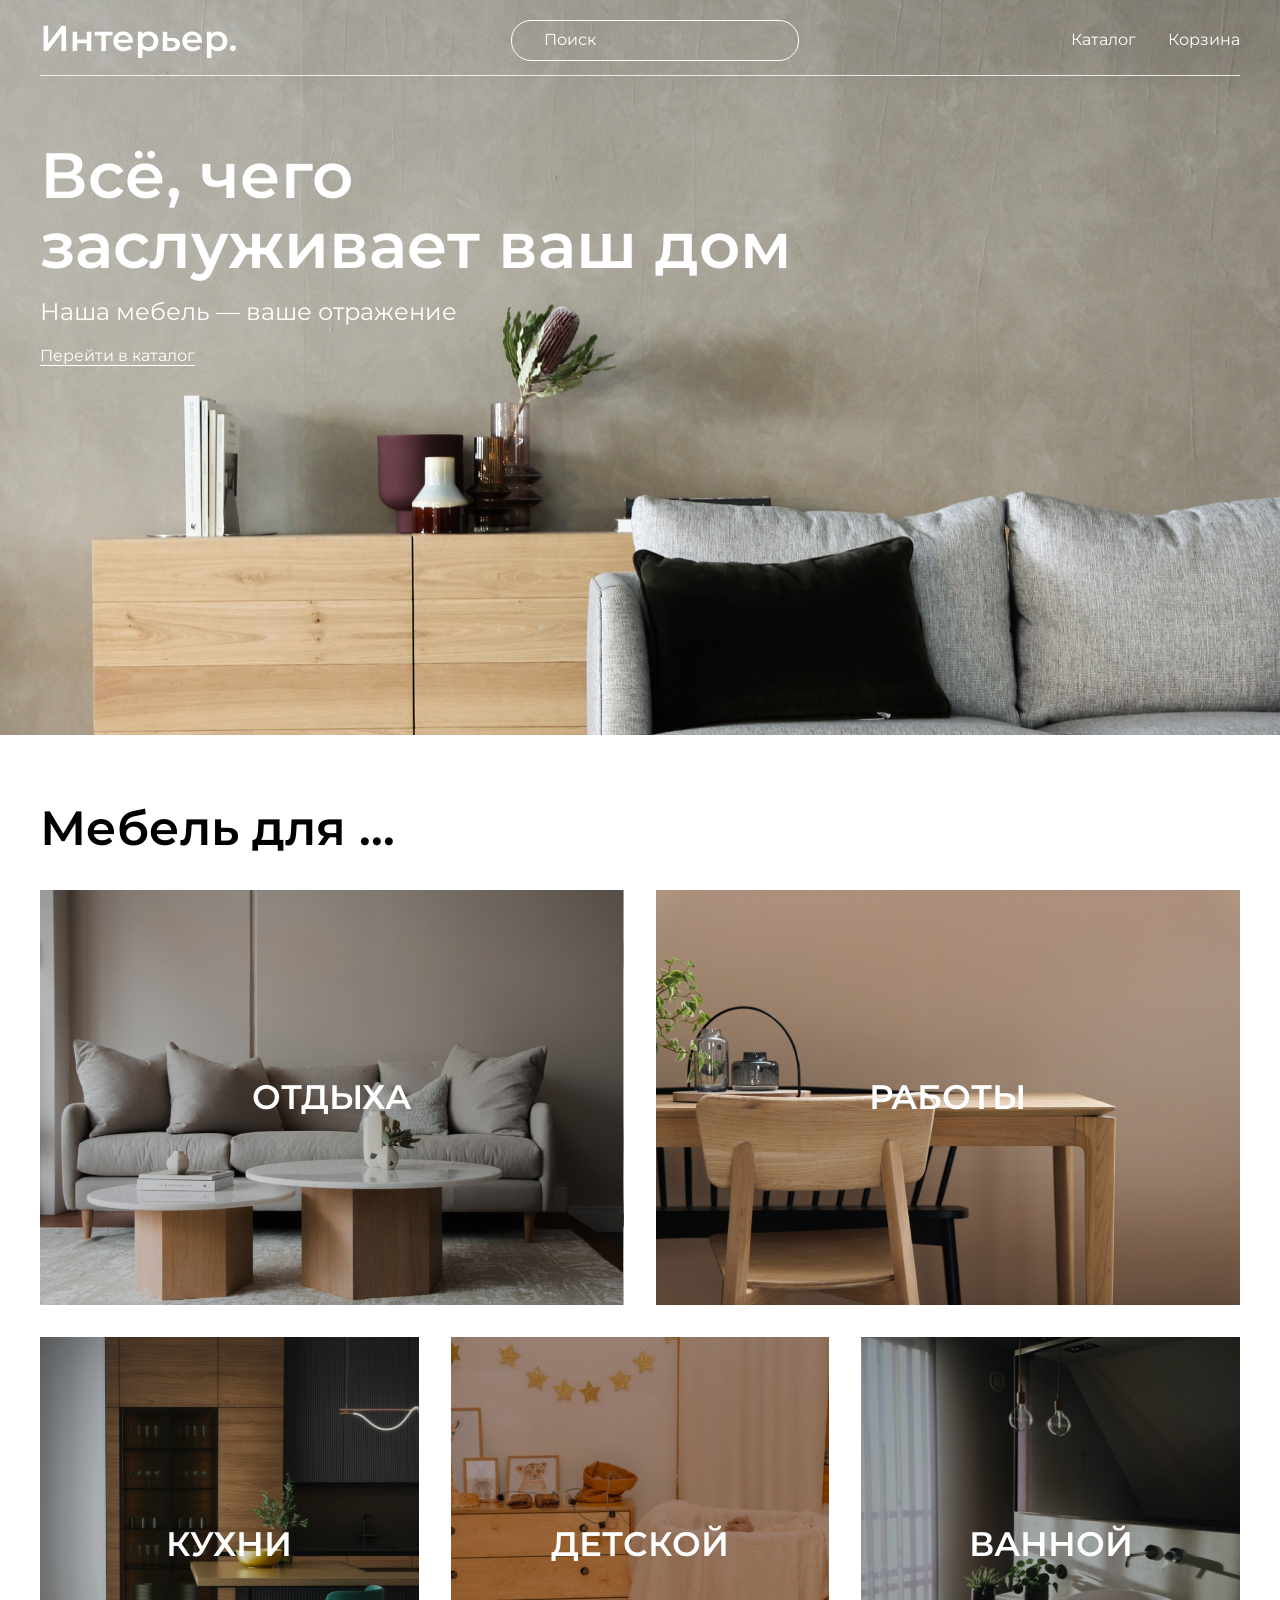
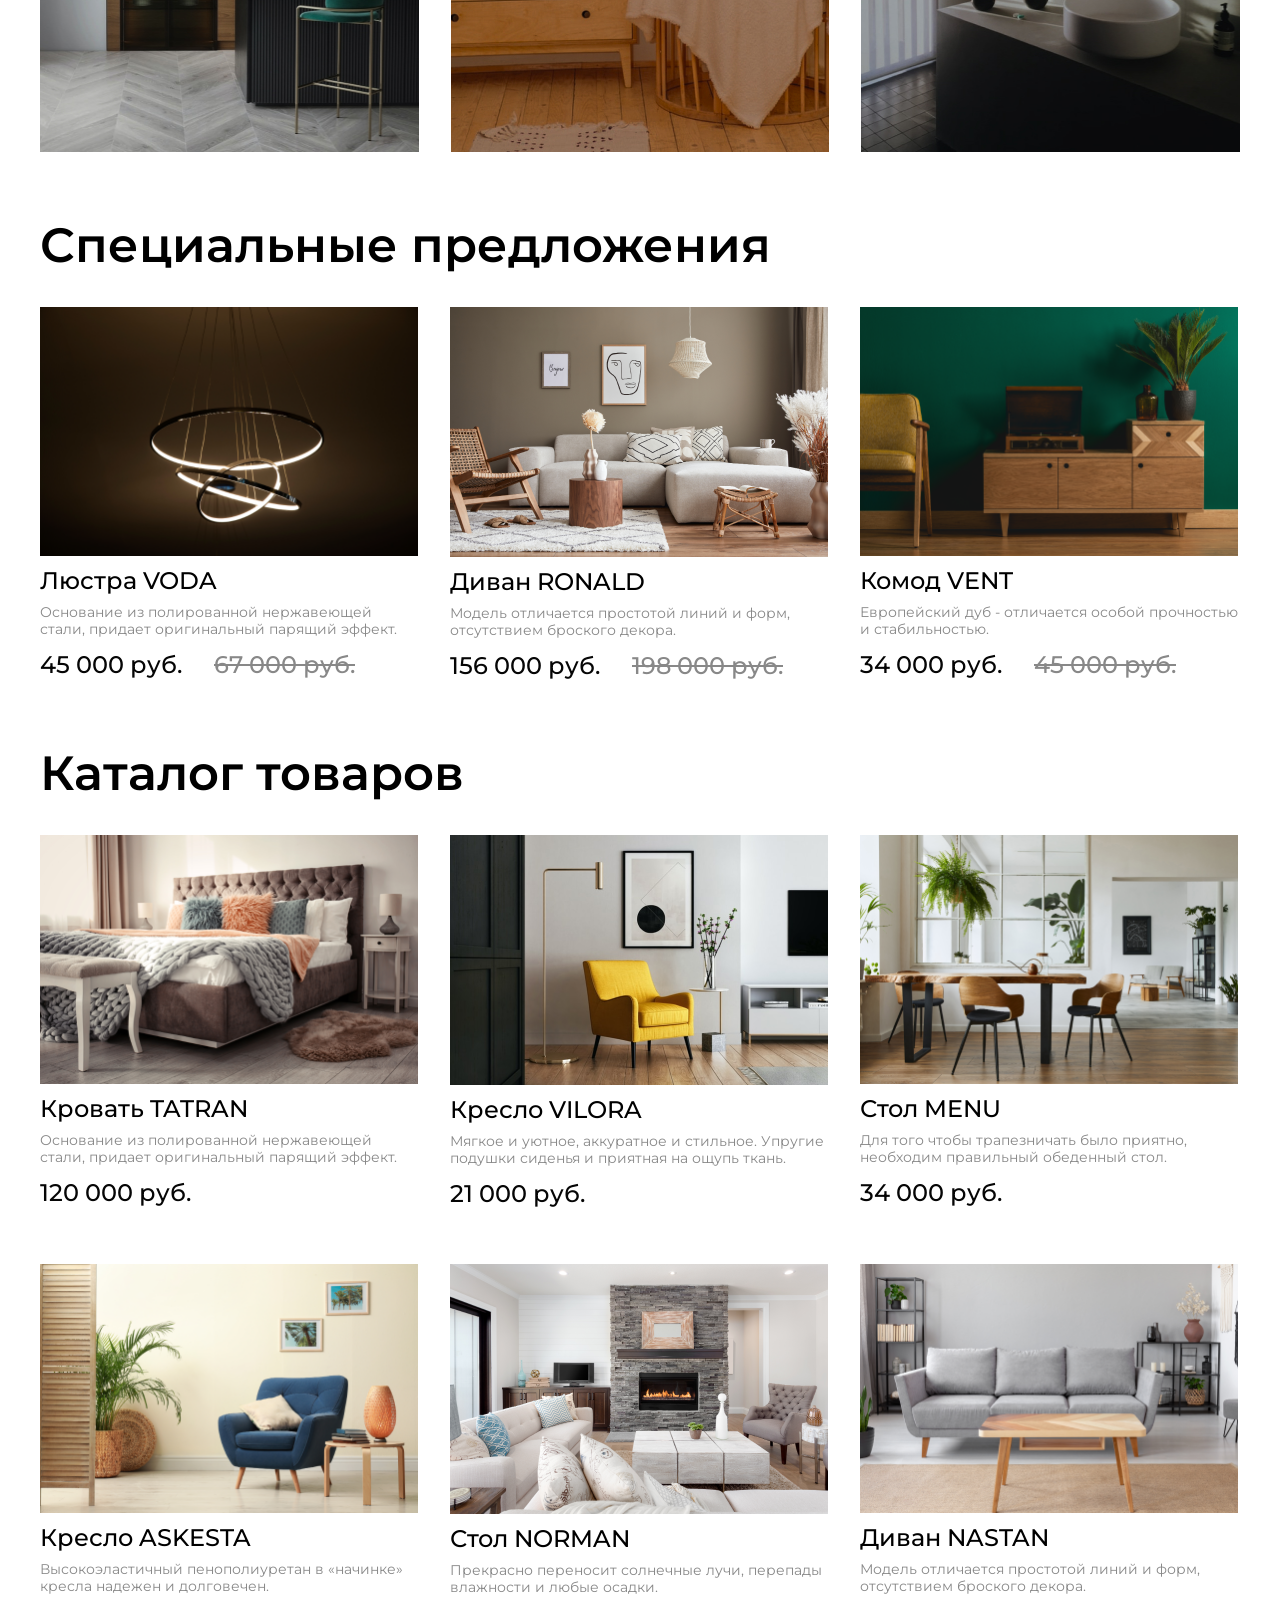
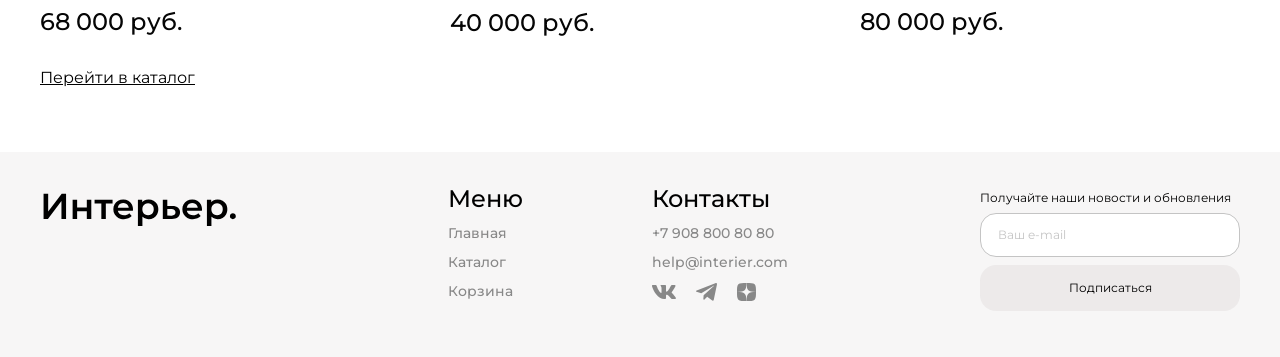
<file: index.html>
<!DOCTYPE html>

<html lang="en">

<head>

    <meta charset="UTF-8">

    <meta name="viewport" content="width=device-width, initial-scale=1.0">
    <link rel="preconnect" href="https://fonts.googleapis.com">
<link rel="preconnect" href="https://fonts.gstatic.com" crossorigin>
<link href="https://fonts.googleapis.com/css2?family=Montserrat:ital,wght@0,100..900;1,100..900&display=swap" rel="stylesheet">
    <title>Document</title>
    <link rel="stylesheet" href="./style.css">

</head>

<body>
    <section class="hero-page center">
        <header class="header">
             <a href="index.html"> <img class="logo" src="./img/logo-white.svg" alt="Лого">
            </a>
            <input class="header__input" type="text" placeholder="Поиск" >
            <nav>
                <ul class="header__menu">
                    <li>
                        <a class="header__link" href="catalog.html">Каталог</a>
                    </li>
                    <li>
                        <a class="header__link" href="cart.html">Корзина</a>
                    </li>
                </ul>
            </nav>
             <div class="header__menu-mob">
                <a href="index.html"><svg width="16" height="16" viewBox="0 0 16 16" fill="none" xmlns="http://www.w3.org/2000/svg">
<path d="M6.33569 0.103333C7.97081 0.0528479 9.56397 0.626612 10.7908 1.7088C12.0177 2.79117 12.7864 4.30064 12.9402 5.9295C13.0911 7.52844 12.6358 9.12315 11.6707 10.4041L15.0046 13.7371C15.0874 13.8199 15.1532 13.9181 15.198 14.0262C15.2428 14.1344 15.2664 14.2508 15.2664 14.368C15.2663 14.4851 15.2428 14.6016 15.198 14.7098C15.1532 14.8179 15.0874 14.9161 15.0046 14.9988C14.9219 15.0816 14.8237 15.1474 14.7156 15.1922C14.6073 15.237 14.4909 15.2596 14.3738 15.2596C14.2566 15.2596 14.1402 15.237 14.032 15.1922C13.9239 15.1474 13.8257 15.0816 13.7429 14.9988L10.4099 11.6649C9.12912 12.6326 7.5328 13.0893 5.93237 12.9393C4.30231 12.7863 2.79181 12.0177 1.70874 10.7899C0.62567 9.56202 0.0515812 7.9673 0.103271 6.33087C0.155085 4.69428 0.829358 3.13824 1.98804 1.98126C3.14566 0.82533 4.70053 0.153931 6.33569 0.103333ZM6.54565 1.909C5.31897 1.91399 4.14353 2.40292 3.27612 3.27032C2.40875 4.13773 1.91979 5.31319 1.91479 6.53986C1.90986 7.76646 2.3895 8.94574 3.24976 9.82013C3.68015 10.2575 4.19306 10.6052 4.75854 10.8436C5.32421 11.0819 5.93183 11.2063 6.54565 11.2088C7.15929 11.2113 7.76729 11.0918 8.33472 10.8582C8.90228 10.6245 9.41826 10.2805 9.85229 9.8465C10.2863 9.41245 10.6303 8.8965 10.864 8.32892C11.0977 7.76149 11.2171 7.1535 11.2146 6.53986C11.2121 5.92603 11.0877 5.31841 10.8494 4.75275C10.611 4.18724 10.2633 3.67437 9.82593 3.24396C8.95152 2.38368 7.77229 1.90404 6.54565 1.909Z" fill="white" stroke="white" stroke-width="0.2"/>
</svg>
</a>
                <a href="catalog.html"><svg width="20" height="20" viewBox="0 0 20 20" fill="none" xmlns="http://www.w3.org/2000/svg">
<rect width="4.57143" height="4.57143" fill="white"/>
<rect y="7.31427" width="4.57143" height="4.57143" fill="white"/>
<rect y="14.6285" width="4.57143" height="4.57143" fill="white"/>
<rect x="7.31348" y="7.31427" width="4.57143" height="4.57143" fill="white"/>
<rect x="7.31348" y="14.6285" width="4.57143" height="4.57143" fill="white"/>
<rect x="7.31348" width="4.57143" height="4.57143" fill="white"/>
<rect x="14.6279" y="7.31427" width="4.57143" height="4.57143" fill="white"/>
<rect x="14.6279" y="14.6285" width="4.57143" height="4.57143" fill="white"/>
<rect x="14.6279" width="4.57143" height="4.57143" fill="white"/>
</svg>
</a>
                <a href="cart.html"><svg width="25" height="25" viewBox="0 0 25 25" fill="none" xmlns="http://www.w3.org/2000/svg">
<path d="M14.5834 20.8333C15.1359 20.8333 15.6658 20.6138 16.0566 20.2231C16.4473 19.8324 16.6667 19.3025 16.6667 18.75C16.6667 18.1975 16.4473 17.6676 16.0566 17.2768C15.6658 16.8861 15.1359 16.6667 14.5834 16.6667C14.0309 16.6667 13.501 16.8861 13.1103 17.2768C12.7196 17.6676 12.5001 18.1975 12.5001 18.75C12.5001 19.3025 12.7196 19.8324 13.1103 20.2231C13.501 20.6138 14.0309 20.8333 14.5834 20.8333ZM7.29174 20.8333C7.84428 20.8333 8.37418 20.6138 8.76488 20.2231C9.15558 19.8324 9.37508 19.3025 9.37508 18.75C9.37508 18.1975 9.15558 17.6676 8.76488 17.2768C8.37418 16.8861 7.84428 16.6667 7.29174 16.6667C6.73921 16.6667 6.20931 16.8861 5.81861 17.2768C5.4279 17.6676 5.20841 18.1975 5.20841 18.75C5.20841 19.3025 5.4279 19.8324 5.81861 20.2231C6.20931 20.6138 6.73921 20.8333 7.29174 20.8333ZM20.873 6.16978C21.133 6.16139 21.3796 6.0522 21.5606 5.86528C21.7416 5.67837 21.8428 5.42839 21.8428 5.16822C21.8428 4.90804 21.7416 4.65807 21.5606 4.47115C21.3796 4.28424 21.133 4.17504 20.873 4.16666H19.674C18.7345 4.16666 17.922 4.81874 17.7178 5.73541L16.4126 11.6125C16.2084 12.5292 15.3959 13.1812 14.4563 13.1812H6.63133L5.12924 7.17082H14.8636C15.1212 7.15907 15.3644 7.04847 15.5425 6.86202C15.7206 6.67558 15.82 6.42764 15.82 6.16978C15.82 5.91192 15.7206 5.66398 15.5425 5.47754C15.3644 5.2911 15.1212 5.18049 14.8636 5.16874H5.12924C4.82473 5.16865 4.5242 5.23799 4.25051 5.37148C3.97682 5.50498 3.73716 5.69912 3.54976 5.93914C3.36236 6.17916 3.23215 6.45875 3.16903 6.75665C3.10591 7.05455 3.11154 7.36292 3.1855 7.65832L4.68758 13.6667C4.79586 14.1002 5.046 14.4851 5.39821 14.7601C5.75042 15.0351 6.18447 15.1844 6.63133 15.1844H14.4563C15.368 15.1845 16.2524 14.8737 16.9636 14.3032C17.6748 13.7328 18.1701 12.9368 18.3678 12.0469L19.674 6.16978H20.873Z" fill="white"/>
</svg>
</a>
            </div>
        </header>
        <div class="hero-page__wrapper">
         <h1 class="hero-page__title">Всё, чего заслуживает&nbsp;ваш дом</h1>
         <h1 class="hero-page__title-mob">Всё, чего заслуживает ваш дом</h1>
         <p class="hero-page__subtitle">Наша мебель — ваше отражение</p>
         <a class="hero-page__link" href="catalog.html">Перейти в каталог</a>
        </div>
    </section>

    <div class="for-box center">
        <h2 class="for-box__title">Мебель для ...</h2>
        <div class="for ">
            <div class="for__item for__item_1 for__item_big">ОТДЫХА</div>
            <div class="for__item for__item_2 for__item_big">РАБОТЫ</div>
            <div class="for__item for__item_3">КУХНИ</div>
            <div class="for__item for__item_4">ДЕТСКОЙ</div>
            <div class="for__item for__item_5">ВАННОЙ</div>
        </div>
    </div>
    
    <section class="product-box product-box_mob center">
         <h2 class="product-box__title">Специальные предложения</h2>
         <div class="product-content">
                <article class="product">
                    <img class="product__img" src="./img/lustraVODA.png" alt="product">
                     <div class="product__favorites">
                        <svg class="product__favorites-hart" width="20" height="18" viewBox="0 0 20 18" fill="none" xmlns="http://www.w3.org/2000/svg">
                        <path d="M10 18.0011C9.35502 17.4291 8.62602 16.8341 7.85502 16.2011H7.84502C5.13002 13.9811 2.05302 11.4691 0.694023 8.45912C0.24754 7.50085 0.0109268 6.45825 1.1406e-05 5.40112C-0.00297039 3.95061 0.578794 2.56011 1.61383 1.54389C2.64887 0.527673 4.04981 -0.0284812 5.50002 0.00112428C6.68065 0.00298908 7.83586 0.344205 8.82802 0.984124C9.26399 1.26709 9.65844 1.60938 10 2.00112C10.3435 1.61092 10.7381 1.26883 11.173 0.984124C12.1648 0.344079 13.3197 0.00284283 14.5 0.00112428C15.9502 -0.0284812 17.3512 0.527673 18.3862 1.54389C19.4213 2.56011 20.003 3.95061 20 5.40112C19.9898 6.45994 19.7532 7.50432 19.306 8.46412C17.947 11.4741 14.871 13.9851 12.156 16.2011L12.146 16.2091C11.374 16.8381 10.646 17.4331 10.001 18.0091L10 18.0011ZM5.50002 2.00112C4.56853 1.98947 3.67009 2.34597 3.00002 2.99312C2.35441 3.62729 1.99358 4.49617 1.99994 5.40112C2.01135 6.17163 2.18585 6.93098 2.51202 7.62912C3.15353 8.92783 4.01913 10.1032 5.06902 11.1011C6.06002 12.1011 7.20002 13.0691 8.18602 13.8831C8.45902 14.1081 8.73702 14.3351 9.01502 14.5621L9.19002 14.7051C9.45702 14.9231 9.73302 15.1491 10 15.3711L10.013 15.3591L10.019 15.3541H10.025L10.034 15.3471H10.039H10.044L10.062 15.3321L10.103 15.2991L10.11 15.2931L10.121 15.2851H10.127L10.136 15.2771L10.8 14.7321L10.974 14.5891C11.255 14.3601 11.533 14.1331 11.806 13.9081C12.792 13.0941 13.933 12.1271 14.924 11.1221C15.9741 10.1247 16.8397 8.94964 17.481 7.65112C17.8131 6.94693 17.9901 6.17963 18.0001 5.40112C18.0042 4.49896 17.6435 3.63342 17 3.00112C16.3312 2.35104 15.4326 1.99161 14.5 2.00112C13.3619 1.99145 12.274 2.46849 11.51 3.31212L10 5.05212L8.49002 3.31212C7.72609 2.46849 6.6381 1.99145 5.50002 2.00112Z" fill="#C4C4C4"/>
                        </svg>
                        <svg class="product__favorites-to-cart" width="19" height="22" viewBox="0 0 19 22" fill="none" xmlns="http://www.w3.org/2000/svg">
                        <path d="M4.08258 7V5C4.08258 3.67916 4.15351 1.93397 5.08258 1C6.01166 0.0660251 7.76867 0 9.08258 0C10.3965 0 12.1535 0.0660251 13.0826 1C14.0117 1.93397 14.0826 3.67916 14.0826 5V7H17.0826C17.3454 7 17.8968 6.81321 18.0826 7C18.2684 7.18679 18.0826 7.73583 18.0826 8V20C18.0826 20.2642 18.2684 20.8132 18.0826 21C17.8968 21.1868 17.3454 21 17.0826 21H1.08258C0.819802 21 0.2684 21.1868 0.0825847 21C-0.103231 20.8132 0.0825847 20.2642 0.0825847 20V8C0.0825847 7.73583 -0.103231 7.18679 0.0825847 7C0.2684 6.81321 0.819802 7 1.08258 7H4.08258ZM4.08258 9H2.08258V19H16.0826V9H14.0826V11H12.0826V9H6.08258V11H4.08258V9ZM6.08258 7H12.0826V5C12.0826 4.2075 11.64 3.56038 11.0826 3C10.5251 2.43962 9.87093 2 9.08258 2C8.29424 2 7.64003 2.43962 7.08258 3C6.52514 3.56038 6.08258 4.2075 6.08258 5V7Z" fill="#C4C4C4"/>
                        </svg>
                    </div>
                    <a class="product__name" href="product.html">Люстра VODA</a>
                    <p class="product__description">Основание из полированной нержавеющей стали, придает оригинальный парящий эффект.</p>
                    <div class="product__box-price">
                        <p class="product__price">45 000 руб.</p>
                        <p class="product__price product__price_discount">67 000 руб.</p>
                    </div>
                </article>  
                <article class="product">
                    <img class="product__img" src="./img/divanRONALD.png" alt="product">
                     <div class="product__favorites">
                        <svg class="product__favorites-hart" width="20" height="18" viewBox="0 0 20 18" fill="none" xmlns="http://www.w3.org/2000/svg">
                        <path d="M10 18.0011C9.35502 17.4291 8.62602 16.8341 7.85502 16.2011H7.84502C5.13002 13.9811 2.05302 11.4691 0.694023 8.45912C0.24754 7.50085 0.0109268 6.45825 1.1406e-05 5.40112C-0.00297039 3.95061 0.578794 2.56011 1.61383 1.54389C2.64887 0.527673 4.04981 -0.0284812 5.50002 0.00112428C6.68065 0.00298908 7.83586 0.344205 8.82802 0.984124C9.26399 1.26709 9.65844 1.60938 10 2.00112C10.3435 1.61092 10.7381 1.26883 11.173 0.984124C12.1648 0.344079 13.3197 0.00284283 14.5 0.00112428C15.9502 -0.0284812 17.3512 0.527673 18.3862 1.54389C19.4213 2.56011 20.003 3.95061 20 5.40112C19.9898 6.45994 19.7532 7.50432 19.306 8.46412C17.947 11.4741 14.871 13.9851 12.156 16.2011L12.146 16.2091C11.374 16.8381 10.646 17.4331 10.001 18.0091L10 18.0011ZM5.50002 2.00112C4.56853 1.98947 3.67009 2.34597 3.00002 2.99312C2.35441 3.62729 1.99358 4.49617 1.99994 5.40112C2.01135 6.17163 2.18585 6.93098 2.51202 7.62912C3.15353 8.92783 4.01913 10.1032 5.06902 11.1011C6.06002 12.1011 7.20002 13.0691 8.18602 13.8831C8.45902 14.1081 8.73702 14.3351 9.01502 14.5621L9.19002 14.7051C9.45702 14.9231 9.73302 15.1491 10 15.3711L10.013 15.3591L10.019 15.3541H10.025L10.034 15.3471H10.039H10.044L10.062 15.3321L10.103 15.2991L10.11 15.2931L10.121 15.2851H10.127L10.136 15.2771L10.8 14.7321L10.974 14.5891C11.255 14.3601 11.533 14.1331 11.806 13.9081C12.792 13.0941 13.933 12.1271 14.924 11.1221C15.9741 10.1247 16.8397 8.94964 17.481 7.65112C17.8131 6.94693 17.9901 6.17963 18.0001 5.40112C18.0042 4.49896 17.6435 3.63342 17 3.00112C16.3312 2.35104 15.4326 1.99161 14.5 2.00112C13.3619 1.99145 12.274 2.46849 11.51 3.31212L10 5.05212L8.49002 3.31212C7.72609 2.46849 6.6381 1.99145 5.50002 2.00112Z" fill="#C4C4C4"/>
                        </svg>
                        <svg class="product__favorites-to-cart" width="19" height="22" viewBox="0 0 19 22" fill="none" xmlns="http://www.w3.org/2000/svg">
                        <path d="M4.08258 7V5C4.08258 3.67916 4.15351 1.93397 5.08258 1C6.01166 0.0660251 7.76867 0 9.08258 0C10.3965 0 12.1535 0.0660251 13.0826 1C14.0117 1.93397 14.0826 3.67916 14.0826 5V7H17.0826C17.3454 7 17.8968 6.81321 18.0826 7C18.2684 7.18679 18.0826 7.73583 18.0826 8V20C18.0826 20.2642 18.2684 20.8132 18.0826 21C17.8968 21.1868 17.3454 21 17.0826 21H1.08258C0.819802 21 0.2684 21.1868 0.0825847 21C-0.103231 20.8132 0.0825847 20.2642 0.0825847 20V8C0.0825847 7.73583 -0.103231 7.18679 0.0825847 7C0.2684 6.81321 0.819802 7 1.08258 7H4.08258ZM4.08258 9H2.08258V19H16.0826V9H14.0826V11H12.0826V9H6.08258V11H4.08258V9ZM6.08258 7H12.0826V5C12.0826 4.2075 11.64 3.56038 11.0826 3C10.5251 2.43962 9.87093 2 9.08258 2C8.29424 2 7.64003 2.43962 7.08258 3C6.52514 3.56038 6.08258 4.2075 6.08258 5V7Z" fill="#C4C4C4"/>
                        </svg>
                    </div>
                    <a class="product__name" href="product.html">Диван RONALD</a>
                    <p class="product__description">Модель отличается простотой линий и форм, отсутствием броского декора.</p>
                    <div class="product__box-price">
                        <p class="product__price">156 000 руб.</p>
                        <p class="product__price product__price_discount">198 000 руб.</p>
                    </div>
                </article>  
                <article class="product">
                    <img class="product__img" src="./img/komodVENT.png" alt="product">
                     <div class="product__favorites">
                        <svg class="product__favorites-hart" width="20" height="18" viewBox="0 0 20 18" fill="none" xmlns="http://www.w3.org/2000/svg">
                        <path d="M10 18.0011C9.35502 17.4291 8.62602 16.8341 7.85502 16.2011H7.84502C5.13002 13.9811 2.05302 11.4691 0.694023 8.45912C0.24754 7.50085 0.0109268 6.45825 1.1406e-05 5.40112C-0.00297039 3.95061 0.578794 2.56011 1.61383 1.54389C2.64887 0.527673 4.04981 -0.0284812 5.50002 0.00112428C6.68065 0.00298908 7.83586 0.344205 8.82802 0.984124C9.26399 1.26709 9.65844 1.60938 10 2.00112C10.3435 1.61092 10.7381 1.26883 11.173 0.984124C12.1648 0.344079 13.3197 0.00284283 14.5 0.00112428C15.9502 -0.0284812 17.3512 0.527673 18.3862 1.54389C19.4213 2.56011 20.003 3.95061 20 5.40112C19.9898 6.45994 19.7532 7.50432 19.306 8.46412C17.947 11.4741 14.871 13.9851 12.156 16.2011L12.146 16.2091C11.374 16.8381 10.646 17.4331 10.001 18.0091L10 18.0011ZM5.50002 2.00112C4.56853 1.98947 3.67009 2.34597 3.00002 2.99312C2.35441 3.62729 1.99358 4.49617 1.99994 5.40112C2.01135 6.17163 2.18585 6.93098 2.51202 7.62912C3.15353 8.92783 4.01913 10.1032 5.06902 11.1011C6.06002 12.1011 7.20002 13.0691 8.18602 13.8831C8.45902 14.1081 8.73702 14.3351 9.01502 14.5621L9.19002 14.7051C9.45702 14.9231 9.73302 15.1491 10 15.3711L10.013 15.3591L10.019 15.3541H10.025L10.034 15.3471H10.039H10.044L10.062 15.3321L10.103 15.2991L10.11 15.2931L10.121 15.2851H10.127L10.136 15.2771L10.8 14.7321L10.974 14.5891C11.255 14.3601 11.533 14.1331 11.806 13.9081C12.792 13.0941 13.933 12.1271 14.924 11.1221C15.9741 10.1247 16.8397 8.94964 17.481 7.65112C17.8131 6.94693 17.9901 6.17963 18.0001 5.40112C18.0042 4.49896 17.6435 3.63342 17 3.00112C16.3312 2.35104 15.4326 1.99161 14.5 2.00112C13.3619 1.99145 12.274 2.46849 11.51 3.31212L10 5.05212L8.49002 3.31212C7.72609 2.46849 6.6381 1.99145 5.50002 2.00112Z" fill="#C4C4C4"/>
                        </svg>
                        <svg class="product__favorites-to-cart" width="19" height="22" viewBox="0 0 19 22" fill="none" xmlns="http://www.w3.org/2000/svg">
                        <path d="M4.08258 7V5C4.08258 3.67916 4.15351 1.93397 5.08258 1C6.01166 0.0660251 7.76867 0 9.08258 0C10.3965 0 12.1535 0.0660251 13.0826 1C14.0117 1.93397 14.0826 3.67916 14.0826 5V7H17.0826C17.3454 7 17.8968 6.81321 18.0826 7C18.2684 7.18679 18.0826 7.73583 18.0826 8V20C18.0826 20.2642 18.2684 20.8132 18.0826 21C17.8968 21.1868 17.3454 21 17.0826 21H1.08258C0.819802 21 0.2684 21.1868 0.0825847 21C-0.103231 20.8132 0.0825847 20.2642 0.0825847 20V8C0.0825847 7.73583 -0.103231 7.18679 0.0825847 7C0.2684 6.81321 0.819802 7 1.08258 7H4.08258ZM4.08258 9H2.08258V19H16.0826V9H14.0826V11H12.0826V9H6.08258V11H4.08258V9ZM6.08258 7H12.0826V5C12.0826 4.2075 11.64 3.56038 11.0826 3C10.5251 2.43962 9.87093 2 9.08258 2C8.29424 2 7.64003 2.43962 7.08258 3C6.52514 3.56038 6.08258 4.2075 6.08258 5V7Z" fill="#C4C4C4"/>
                        </svg>
                    </div>
                    <a class="product__name" href="product.html">Комод VENT</a>
                    <p class="product__description">Европейский дуб - отличается особой прочностью и стабильностью.</p>
                    <div class="product__box-price">
                        <p class="product__price">34 000 руб.</p>
                        <p class="product__price product__price_discount">45 000 руб.</p>
                    </div>
                </article>  
         </div>
    </section>

    <section class="product-box center">
         <h2 class="product-box__title">Каталог товаров</h2>
         <div class="product-content">
                <article class="product">
                <img class="product__img" src="./img/krovatTATRAN.png" alt="product">
                 <div class="product__favorites">
                        <svg class="product__favorites-hart" width="20" height="18" viewBox="0 0 20 18" fill="none" xmlns="http://www.w3.org/2000/svg">
                        <path d="M10 18.0011C9.35502 17.4291 8.62602 16.8341 7.85502 16.2011H7.84502C5.13002 13.9811 2.05302 11.4691 0.694023 8.45912C0.24754 7.50085 0.0109268 6.45825 1.1406e-05 5.40112C-0.00297039 3.95061 0.578794 2.56011 1.61383 1.54389C2.64887 0.527673 4.04981 -0.0284812 5.50002 0.00112428C6.68065 0.00298908 7.83586 0.344205 8.82802 0.984124C9.26399 1.26709 9.65844 1.60938 10 2.00112C10.3435 1.61092 10.7381 1.26883 11.173 0.984124C12.1648 0.344079 13.3197 0.00284283 14.5 0.00112428C15.9502 -0.0284812 17.3512 0.527673 18.3862 1.54389C19.4213 2.56011 20.003 3.95061 20 5.40112C19.9898 6.45994 19.7532 7.50432 19.306 8.46412C17.947 11.4741 14.871 13.9851 12.156 16.2011L12.146 16.2091C11.374 16.8381 10.646 17.4331 10.001 18.0091L10 18.0011ZM5.50002 2.00112C4.56853 1.98947 3.67009 2.34597 3.00002 2.99312C2.35441 3.62729 1.99358 4.49617 1.99994 5.40112C2.01135 6.17163 2.18585 6.93098 2.51202 7.62912C3.15353 8.92783 4.01913 10.1032 5.06902 11.1011C6.06002 12.1011 7.20002 13.0691 8.18602 13.8831C8.45902 14.1081 8.73702 14.3351 9.01502 14.5621L9.19002 14.7051C9.45702 14.9231 9.73302 15.1491 10 15.3711L10.013 15.3591L10.019 15.3541H10.025L10.034 15.3471H10.039H10.044L10.062 15.3321L10.103 15.2991L10.11 15.2931L10.121 15.2851H10.127L10.136 15.2771L10.8 14.7321L10.974 14.5891C11.255 14.3601 11.533 14.1331 11.806 13.9081C12.792 13.0941 13.933 12.1271 14.924 11.1221C15.9741 10.1247 16.8397 8.94964 17.481 7.65112C17.8131 6.94693 17.9901 6.17963 18.0001 5.40112C18.0042 4.49896 17.6435 3.63342 17 3.00112C16.3312 2.35104 15.4326 1.99161 14.5 2.00112C13.3619 1.99145 12.274 2.46849 11.51 3.31212L10 5.05212L8.49002 3.31212C7.72609 2.46849 6.6381 1.99145 5.50002 2.00112Z" fill="#C4C4C4"/>
                        </svg>
                        <svg class="product__favorites-to-cart" width="19" height="22" viewBox="0 0 19 22" fill="none" xmlns="http://www.w3.org/2000/svg">
                        <path d="M4.08258 7V5C4.08258 3.67916 4.15351 1.93397 5.08258 1C6.01166 0.0660251 7.76867 0 9.08258 0C10.3965 0 12.1535 0.0660251 13.0826 1C14.0117 1.93397 14.0826 3.67916 14.0826 5V7H17.0826C17.3454 7 17.8968 6.81321 18.0826 7C18.2684 7.18679 18.0826 7.73583 18.0826 8V20C18.0826 20.2642 18.2684 20.8132 18.0826 21C17.8968 21.1868 17.3454 21 17.0826 21H1.08258C0.819802 21 0.2684 21.1868 0.0825847 21C-0.103231 20.8132 0.0825847 20.2642 0.0825847 20V8C0.0825847 7.73583 -0.103231 7.18679 0.0825847 7C0.2684 6.81321 0.819802 7 1.08258 7H4.08258ZM4.08258 9H2.08258V19H16.0826V9H14.0826V11H12.0826V9H6.08258V11H4.08258V9ZM6.08258 7H12.0826V5C12.0826 4.2075 11.64 3.56038 11.0826 3C10.5251 2.43962 9.87093 2 9.08258 2C8.29424 2 7.64003 2.43962 7.08258 3C6.52514 3.56038 6.08258 4.2075 6.08258 5V7Z" fill="#C4C4C4"/>
                        </svg>
                    </div>
                <a class="product__name" href="product.html">Кровать TATRAN</a>
                <p class="product__description">Основание из полированной нержавеющей стали, придает оригинальный парящий эффект.</p>
                <div class="product__box-price">
                    <p class="product__price">120 000 руб.</p>
                </div>
             </article>  
                    <article class="product">
             <img class="product__img" src="./img/kresloVILORA.png" alt="product">
              <div class="product__favorites">
                        <svg class="product__favorites-hart" width="20" height="18" viewBox="0 0 20 18" fill="none" xmlns="http://www.w3.org/2000/svg">
                        <path d="M10 18.0011C9.35502 17.4291 8.62602 16.8341 7.85502 16.2011H7.84502C5.13002 13.9811 2.05302 11.4691 0.694023 8.45912C0.24754 7.50085 0.0109268 6.45825 1.1406e-05 5.40112C-0.00297039 3.95061 0.578794 2.56011 1.61383 1.54389C2.64887 0.527673 4.04981 -0.0284812 5.50002 0.00112428C6.68065 0.00298908 7.83586 0.344205 8.82802 0.984124C9.26399 1.26709 9.65844 1.60938 10 2.00112C10.3435 1.61092 10.7381 1.26883 11.173 0.984124C12.1648 0.344079 13.3197 0.00284283 14.5 0.00112428C15.9502 -0.0284812 17.3512 0.527673 18.3862 1.54389C19.4213 2.56011 20.003 3.95061 20 5.40112C19.9898 6.45994 19.7532 7.50432 19.306 8.46412C17.947 11.4741 14.871 13.9851 12.156 16.2011L12.146 16.2091C11.374 16.8381 10.646 17.4331 10.001 18.0091L10 18.0011ZM5.50002 2.00112C4.56853 1.98947 3.67009 2.34597 3.00002 2.99312C2.35441 3.62729 1.99358 4.49617 1.99994 5.40112C2.01135 6.17163 2.18585 6.93098 2.51202 7.62912C3.15353 8.92783 4.01913 10.1032 5.06902 11.1011C6.06002 12.1011 7.20002 13.0691 8.18602 13.8831C8.45902 14.1081 8.73702 14.3351 9.01502 14.5621L9.19002 14.7051C9.45702 14.9231 9.73302 15.1491 10 15.3711L10.013 15.3591L10.019 15.3541H10.025L10.034 15.3471H10.039H10.044L10.062 15.3321L10.103 15.2991L10.11 15.2931L10.121 15.2851H10.127L10.136 15.2771L10.8 14.7321L10.974 14.5891C11.255 14.3601 11.533 14.1331 11.806 13.9081C12.792 13.0941 13.933 12.1271 14.924 11.1221C15.9741 10.1247 16.8397 8.94964 17.481 7.65112C17.8131 6.94693 17.9901 6.17963 18.0001 5.40112C18.0042 4.49896 17.6435 3.63342 17 3.00112C16.3312 2.35104 15.4326 1.99161 14.5 2.00112C13.3619 1.99145 12.274 2.46849 11.51 3.31212L10 5.05212L8.49002 3.31212C7.72609 2.46849 6.6381 1.99145 5.50002 2.00112Z" fill="#C4C4C4"/>
                        </svg>
                        <svg class="product__favorites-to-cart" width="19" height="22" viewBox="0 0 19 22" fill="none" xmlns="http://www.w3.org/2000/svg">
                        <path d="M4.08258 7V5C4.08258 3.67916 4.15351 1.93397 5.08258 1C6.01166 0.0660251 7.76867 0 9.08258 0C10.3965 0 12.1535 0.0660251 13.0826 1C14.0117 1.93397 14.0826 3.67916 14.0826 5V7H17.0826C17.3454 7 17.8968 6.81321 18.0826 7C18.2684 7.18679 18.0826 7.73583 18.0826 8V20C18.0826 20.2642 18.2684 20.8132 18.0826 21C17.8968 21.1868 17.3454 21 17.0826 21H1.08258C0.819802 21 0.2684 21.1868 0.0825847 21C-0.103231 20.8132 0.0825847 20.2642 0.0825847 20V8C0.0825847 7.73583 -0.103231 7.18679 0.0825847 7C0.2684 6.81321 0.819802 7 1.08258 7H4.08258ZM4.08258 9H2.08258V19H16.0826V9H14.0826V11H12.0826V9H6.08258V11H4.08258V9ZM6.08258 7H12.0826V5C12.0826 4.2075 11.64 3.56038 11.0826 3C10.5251 2.43962 9.87093 2 9.08258 2C8.29424 2 7.64003 2.43962 7.08258 3C6.52514 3.56038 6.08258 4.2075 6.08258 5V7Z" fill="#C4C4C4"/>
                        </svg>
                    </div>   
             <a class="product__name" href="product.html">Кресло VILORA</a>
                <p class="product__description">Мягкое и уютное, аккуратное и стильное. Упругие подушки сиденья и приятная на ощупь ткань.</p>
                <div class="product__box-price">
                    <p class="product__price">21 000 руб.</p>
                </div>
            </article>  
            <article class="product">
            <img class="product__img" src="./img/stolMENU.png" alt="product">
           <div class="product__favorites">
                        <svg class="product__favorites-hart" width="20" height="18" viewBox="0 0 20 18" fill="none" xmlns="http://www.w3.org/2000/svg">
                        <path d="M10 18.0011C9.35502 17.4291 8.62602 16.8341 7.85502 16.2011H7.84502C5.13002 13.9811 2.05302 11.4691 0.694023 8.45912C0.24754 7.50085 0.0109268 6.45825 1.1406e-05 5.40112C-0.00297039 3.95061 0.578794 2.56011 1.61383 1.54389C2.64887 0.527673 4.04981 -0.0284812 5.50002 0.00112428C6.68065 0.00298908 7.83586 0.344205 8.82802 0.984124C9.26399 1.26709 9.65844 1.60938 10 2.00112C10.3435 1.61092 10.7381 1.26883 11.173 0.984124C12.1648 0.344079 13.3197 0.00284283 14.5 0.00112428C15.9502 -0.0284812 17.3512 0.527673 18.3862 1.54389C19.4213 2.56011 20.003 3.95061 20 5.40112C19.9898 6.45994 19.7532 7.50432 19.306 8.46412C17.947 11.4741 14.871 13.9851 12.156 16.2011L12.146 16.2091C11.374 16.8381 10.646 17.4331 10.001 18.0091L10 18.0011ZM5.50002 2.00112C4.56853 1.98947 3.67009 2.34597 3.00002 2.99312C2.35441 3.62729 1.99358 4.49617 1.99994 5.40112C2.01135 6.17163 2.18585 6.93098 2.51202 7.62912C3.15353 8.92783 4.01913 10.1032 5.06902 11.1011C6.06002 12.1011 7.20002 13.0691 8.18602 13.8831C8.45902 14.1081 8.73702 14.3351 9.01502 14.5621L9.19002 14.7051C9.45702 14.9231 9.73302 15.1491 10 15.3711L10.013 15.3591L10.019 15.3541H10.025L10.034 15.3471H10.039H10.044L10.062 15.3321L10.103 15.2991L10.11 15.2931L10.121 15.2851H10.127L10.136 15.2771L10.8 14.7321L10.974 14.5891C11.255 14.3601 11.533 14.1331 11.806 13.9081C12.792 13.0941 13.933 12.1271 14.924 11.1221C15.9741 10.1247 16.8397 8.94964 17.481 7.65112C17.8131 6.94693 17.9901 6.17963 18.0001 5.40112C18.0042 4.49896 17.6435 3.63342 17 3.00112C16.3312 2.35104 15.4326 1.99161 14.5 2.00112C13.3619 1.99145 12.274 2.46849 11.51 3.31212L10 5.05212L8.49002 3.31212C7.72609 2.46849 6.6381 1.99145 5.50002 2.00112Z" fill="#C4C4C4"/>
                        </svg>
                        <svg class="product__favorites-to-cart" width="19" height="22" viewBox="0 0 19 22" fill="none" xmlns="http://www.w3.org/2000/svg">
                        <path d="M4.08258 7V5C4.08258 3.67916 4.15351 1.93397 5.08258 1C6.01166 0.0660251 7.76867 0 9.08258 0C10.3965 0 12.1535 0.0660251 13.0826 1C14.0117 1.93397 14.0826 3.67916 14.0826 5V7H17.0826C17.3454 7 17.8968 6.81321 18.0826 7C18.2684 7.18679 18.0826 7.73583 18.0826 8V20C18.0826 20.2642 18.2684 20.8132 18.0826 21C17.8968 21.1868 17.3454 21 17.0826 21H1.08258C0.819802 21 0.2684 21.1868 0.0825847 21C-0.103231 20.8132 0.0825847 20.2642 0.0825847 20V8C0.0825847 7.73583 -0.103231 7.18679 0.0825847 7C0.2684 6.81321 0.819802 7 1.08258 7H4.08258ZM4.08258 9H2.08258V19H16.0826V9H14.0826V11H12.0826V9H6.08258V11H4.08258V9ZM6.08258 7H12.0826V5C12.0826 4.2075 11.64 3.56038 11.0826 3C10.5251 2.43962 9.87093 2 9.08258 2C8.29424 2 7.64003 2.43962 7.08258 3C6.52514 3.56038 6.08258 4.2075 6.08258 5V7Z" fill="#C4C4C4"/>
                        </svg>
                    </div>
            <a class="product__name" href="product.html">Стол MENU</a>
          <p class="product__description">Для того чтобы трапезничать было приятно, необходим правильный обеденный стол.</p>
                <div class="product__box-price">
                    <p class="product__price">34 000 руб.</p>
                </div>
            </article>  
            <article class="product">
            <img class="product__img" src="./img/kresloASKESTA.png" alt="product">
           <div class="product__favorites">
                        <svg class="product__favorites-hart" width="20" height="18" viewBox="0 0 20 18" fill="none" xmlns="http://www.w3.org/2000/svg">
                        <path d="M10 18.0011C9.35502 17.4291 8.62602 16.8341 7.85502 16.2011H7.84502C5.13002 13.9811 2.05302 11.4691 0.694023 8.45912C0.24754 7.50085 0.0109268 6.45825 1.1406e-05 5.40112C-0.00297039 3.95061 0.578794 2.56011 1.61383 1.54389C2.64887 0.527673 4.04981 -0.0284812 5.50002 0.00112428C6.68065 0.00298908 7.83586 0.344205 8.82802 0.984124C9.26399 1.26709 9.65844 1.60938 10 2.00112C10.3435 1.61092 10.7381 1.26883 11.173 0.984124C12.1648 0.344079 13.3197 0.00284283 14.5 0.00112428C15.9502 -0.0284812 17.3512 0.527673 18.3862 1.54389C19.4213 2.56011 20.003 3.95061 20 5.40112C19.9898 6.45994 19.7532 7.50432 19.306 8.46412C17.947 11.4741 14.871 13.9851 12.156 16.2011L12.146 16.2091C11.374 16.8381 10.646 17.4331 10.001 18.0091L10 18.0011ZM5.50002 2.00112C4.56853 1.98947 3.67009 2.34597 3.00002 2.99312C2.35441 3.62729 1.99358 4.49617 1.99994 5.40112C2.01135 6.17163 2.18585 6.93098 2.51202 7.62912C3.15353 8.92783 4.01913 10.1032 5.06902 11.1011C6.06002 12.1011 7.20002 13.0691 8.18602 13.8831C8.45902 14.1081 8.73702 14.3351 9.01502 14.5621L9.19002 14.7051C9.45702 14.9231 9.73302 15.1491 10 15.3711L10.013 15.3591L10.019 15.3541H10.025L10.034 15.3471H10.039H10.044L10.062 15.3321L10.103 15.2991L10.11 15.2931L10.121 15.2851H10.127L10.136 15.2771L10.8 14.7321L10.974 14.5891C11.255 14.3601 11.533 14.1331 11.806 13.9081C12.792 13.0941 13.933 12.1271 14.924 11.1221C15.9741 10.1247 16.8397 8.94964 17.481 7.65112C17.8131 6.94693 17.9901 6.17963 18.0001 5.40112C18.0042 4.49896 17.6435 3.63342 17 3.00112C16.3312 2.35104 15.4326 1.99161 14.5 2.00112C13.3619 1.99145 12.274 2.46849 11.51 3.31212L10 5.05212L8.49002 3.31212C7.72609 2.46849 6.6381 1.99145 5.50002 2.00112Z" fill="#C4C4C4"/>
                        </svg>
                        <svg class="product__favorites-to-cart" width="19" height="22" viewBox="0 0 19 22" fill="none" xmlns="http://www.w3.org/2000/svg">
                        <path d="M4.08258 7V5C4.08258 3.67916 4.15351 1.93397 5.08258 1C6.01166 0.0660251 7.76867 0 9.08258 0C10.3965 0 12.1535 0.0660251 13.0826 1C14.0117 1.93397 14.0826 3.67916 14.0826 5V7H17.0826C17.3454 7 17.8968 6.81321 18.0826 7C18.2684 7.18679 18.0826 7.73583 18.0826 8V20C18.0826 20.2642 18.2684 20.8132 18.0826 21C17.8968 21.1868 17.3454 21 17.0826 21H1.08258C0.819802 21 0.2684 21.1868 0.0825847 21C-0.103231 20.8132 0.0825847 20.2642 0.0825847 20V8C0.0825847 7.73583 -0.103231 7.18679 0.0825847 7C0.2684 6.81321 0.819802 7 1.08258 7H4.08258ZM4.08258 9H2.08258V19H16.0826V9H14.0826V11H12.0826V9H6.08258V11H4.08258V9ZM6.08258 7H12.0826V5C12.0826 4.2075 11.64 3.56038 11.0826 3C10.5251 2.43962 9.87093 2 9.08258 2C8.29424 2 7.64003 2.43962 7.08258 3C6.52514 3.56038 6.08258 4.2075 6.08258 5V7Z" fill="#C4C4C4"/>
                        </svg>
                    </div>
            <a class="product__name" href="product.html">Кресло ASKESTA</a>
          <p class="product__description">Высокоэластичный пенополиуретан в «начинке» кресла надежен и долговечен.</p>
                <div class="product__box-price">
                    <p class="product__price">68 000 руб.</p>
                </div>
            </article>  
            <article class="product">
            <img class="product__img" src="./img/slolNORMAN.png" alt="product">
             <div class="product__favorites">
                        <svg class="product__favorites-hart" width="20" height="18" viewBox="0 0 20 18" fill="none" xmlns="http://www.w3.org/2000/svg">
                        <path d="M10 18.0011C9.35502 17.4291 8.62602 16.8341 7.85502 16.2011H7.84502C5.13002 13.9811 2.05302 11.4691 0.694023 8.45912C0.24754 7.50085 0.0109268 6.45825 1.1406e-05 5.40112C-0.00297039 3.95061 0.578794 2.56011 1.61383 1.54389C2.64887 0.527673 4.04981 -0.0284812 5.50002 0.00112428C6.68065 0.00298908 7.83586 0.344205 8.82802 0.984124C9.26399 1.26709 9.65844 1.60938 10 2.00112C10.3435 1.61092 10.7381 1.26883 11.173 0.984124C12.1648 0.344079 13.3197 0.00284283 14.5 0.00112428C15.9502 -0.0284812 17.3512 0.527673 18.3862 1.54389C19.4213 2.56011 20.003 3.95061 20 5.40112C19.9898 6.45994 19.7532 7.50432 19.306 8.46412C17.947 11.4741 14.871 13.9851 12.156 16.2011L12.146 16.2091C11.374 16.8381 10.646 17.4331 10.001 18.0091L10 18.0011ZM5.50002 2.00112C4.56853 1.98947 3.67009 2.34597 3.00002 2.99312C2.35441 3.62729 1.99358 4.49617 1.99994 5.40112C2.01135 6.17163 2.18585 6.93098 2.51202 7.62912C3.15353 8.92783 4.01913 10.1032 5.06902 11.1011C6.06002 12.1011 7.20002 13.0691 8.18602 13.8831C8.45902 14.1081 8.73702 14.3351 9.01502 14.5621L9.19002 14.7051C9.45702 14.9231 9.73302 15.1491 10 15.3711L10.013 15.3591L10.019 15.3541H10.025L10.034 15.3471H10.039H10.044L10.062 15.3321L10.103 15.2991L10.11 15.2931L10.121 15.2851H10.127L10.136 15.2771L10.8 14.7321L10.974 14.5891C11.255 14.3601 11.533 14.1331 11.806 13.9081C12.792 13.0941 13.933 12.1271 14.924 11.1221C15.9741 10.1247 16.8397 8.94964 17.481 7.65112C17.8131 6.94693 17.9901 6.17963 18.0001 5.40112C18.0042 4.49896 17.6435 3.63342 17 3.00112C16.3312 2.35104 15.4326 1.99161 14.5 2.00112C13.3619 1.99145 12.274 2.46849 11.51 3.31212L10 5.05212L8.49002 3.31212C7.72609 2.46849 6.6381 1.99145 5.50002 2.00112Z" fill="#C4C4C4"/>
                        </svg>
                        <svg class="product__favorites-to-cart" width="19" height="22" viewBox="0 0 19 22" fill="none" xmlns="http://www.w3.org/2000/svg">
                        <path d="M4.08258 7V5C4.08258 3.67916 4.15351 1.93397 5.08258 1C6.01166 0.0660251 7.76867 0 9.08258 0C10.3965 0 12.1535 0.0660251 13.0826 1C14.0117 1.93397 14.0826 3.67916 14.0826 5V7H17.0826C17.3454 7 17.8968 6.81321 18.0826 7C18.2684 7.18679 18.0826 7.73583 18.0826 8V20C18.0826 20.2642 18.2684 20.8132 18.0826 21C17.8968 21.1868 17.3454 21 17.0826 21H1.08258C0.819802 21 0.2684 21.1868 0.0825847 21C-0.103231 20.8132 0.0825847 20.2642 0.0825847 20V8C0.0825847 7.73583 -0.103231 7.18679 0.0825847 7C0.2684 6.81321 0.819802 7 1.08258 7H4.08258ZM4.08258 9H2.08258V19H16.0826V9H14.0826V11H12.0826V9H6.08258V11H4.08258V9ZM6.08258 7H12.0826V5C12.0826 4.2075 11.64 3.56038 11.0826 3C10.5251 2.43962 9.87093 2 9.08258 2C8.29424 2 7.64003 2.43962 7.08258 3C6.52514 3.56038 6.08258 4.2075 6.08258 5V7Z" fill="#C4C4C4"/>
                        </svg>
                    </div>
            <a class="product__name" href="product.html">Стол NORMAN</a>
          <p class="product__description">Прекрасно переносит солнечные лучи, перепады влажности и любые осадки.</p>
                <div class="product__box-price">
                    <p class="product__price">40 000 руб.</p>
                </div>
            </article>  
            <article class="product">
            <img class="product__img" src="./img/divanNASTAN.png" alt="product">
           <div class="product__favorites">
                        <svg class="product__favorites-hart" width="20" height="18" viewBox="0 0 20 18" fill="none" xmlns="http://www.w3.org/2000/svg">
                        <path d="M10 18.0011C9.35502 17.4291 8.62602 16.8341 7.85502 16.2011H7.84502C5.13002 13.9811 2.05302 11.4691 0.694023 8.45912C0.24754 7.50085 0.0109268 6.45825 1.1406e-05 5.40112C-0.00297039 3.95061 0.578794 2.56011 1.61383 1.54389C2.64887 0.527673 4.04981 -0.0284812 5.50002 0.00112428C6.68065 0.00298908 7.83586 0.344205 8.82802 0.984124C9.26399 1.26709 9.65844 1.60938 10 2.00112C10.3435 1.61092 10.7381 1.26883 11.173 0.984124C12.1648 0.344079 13.3197 0.00284283 14.5 0.00112428C15.9502 -0.0284812 17.3512 0.527673 18.3862 1.54389C19.4213 2.56011 20.003 3.95061 20 5.40112C19.9898 6.45994 19.7532 7.50432 19.306 8.46412C17.947 11.4741 14.871 13.9851 12.156 16.2011L12.146 16.2091C11.374 16.8381 10.646 17.4331 10.001 18.0091L10 18.0011ZM5.50002 2.00112C4.56853 1.98947 3.67009 2.34597 3.00002 2.99312C2.35441 3.62729 1.99358 4.49617 1.99994 5.40112C2.01135 6.17163 2.18585 6.93098 2.51202 7.62912C3.15353 8.92783 4.01913 10.1032 5.06902 11.1011C6.06002 12.1011 7.20002 13.0691 8.18602 13.8831C8.45902 14.1081 8.73702 14.3351 9.01502 14.5621L9.19002 14.7051C9.45702 14.9231 9.73302 15.1491 10 15.3711L10.013 15.3591L10.019 15.3541H10.025L10.034 15.3471H10.039H10.044L10.062 15.3321L10.103 15.2991L10.11 15.2931L10.121 15.2851H10.127L10.136 15.2771L10.8 14.7321L10.974 14.5891C11.255 14.3601 11.533 14.1331 11.806 13.9081C12.792 13.0941 13.933 12.1271 14.924 11.1221C15.9741 10.1247 16.8397 8.94964 17.481 7.65112C17.8131 6.94693 17.9901 6.17963 18.0001 5.40112C18.0042 4.49896 17.6435 3.63342 17 3.00112C16.3312 2.35104 15.4326 1.99161 14.5 2.00112C13.3619 1.99145 12.274 2.46849 11.51 3.31212L10 5.05212L8.49002 3.31212C7.72609 2.46849 6.6381 1.99145 5.50002 2.00112Z" fill="#C4C4C4"/>
                        </svg>
                        <svg class="product__favorites-to-cart" width="19" height="22" viewBox="0 0 19 22" fill="none" xmlns="http://www.w3.org/2000/svg">
                        <path d="M4.08258 7V5C4.08258 3.67916 4.15351 1.93397 5.08258 1C6.01166 0.0660251 7.76867 0 9.08258 0C10.3965 0 12.1535 0.0660251 13.0826 1C14.0117 1.93397 14.0826 3.67916 14.0826 5V7H17.0826C17.3454 7 17.8968 6.81321 18.0826 7C18.2684 7.18679 18.0826 7.73583 18.0826 8V20C18.0826 20.2642 18.2684 20.8132 18.0826 21C17.8968 21.1868 17.3454 21 17.0826 21H1.08258C0.819802 21 0.2684 21.1868 0.0825847 21C-0.103231 20.8132 0.0825847 20.2642 0.0825847 20V8C0.0825847 7.73583 -0.103231 7.18679 0.0825847 7C0.2684 6.81321 0.819802 7 1.08258 7H4.08258ZM4.08258 9H2.08258V19H16.0826V9H14.0826V11H12.0826V9H6.08258V11H4.08258V9ZM6.08258 7H12.0826V5C12.0826 4.2075 11.64 3.56038 11.0826 3C10.5251 2.43962 9.87093 2 9.08258 2C8.29424 2 7.64003 2.43962 7.08258 3C6.52514 3.56038 6.08258 4.2075 6.08258 5V7Z" fill="#C4C4C4"/>
                        </svg>
                    </div>
            <a class="product__name" href="product.html">Диван NASTAN</a>
          <p class="product__description">Модель отличается простотой линий и форм, отсутствием броского декора.</p>
                <div class="product__box-price">
                    <p class="product__price">80 000 руб.</p>
                </div>
            </article>  
         </div>
    </section>

    <a class="main-link center" href="catalog.html">Перейти в каталог</a>
    <footer class="footer center">
        <a href="index.html">
            <img class="footer__logo" src="./img/logo_black.svg" alt="Logo">
        </a>
        <div class="footer__content">
            <div class="footer__info">
                <div class="footer__menu">
                        <h3 class="footer__title">Меню</h3>
                        <nav class="footer__nav">
                            <a class="footer__link" href="index.html">Главная</a>
                            <a class="footer__link" href="catalog.html">Каталог</a>
                            <a class="footer__link" href="cart.html">Корзина</a>
                        </nav>
                </div>
                <div class="footer__menu">
                        <h3 class="footer__title">Контакты</h3>
                        <a class="footer__link" href="tel:+79088008080">+7 908 800 80 80</a>
                        <a class="footer__link" href="mailto:help@interier.com">help@interier.com</a>
                    <div class="footer__contacs">
                        <a class="footer__link footer__link_social" href="">
                        <svg  aria-label="Мы в контакте" width="24" height="14" viewBox="0 0 24 14" fill="#888888" xmlns="http://www.w3.org/2000/svg">
                        <path class="footer__ico" fill-rule="evenodd" clip-rule="evenodd" d="M23.45 0.948C23.616 0.402 23.45 0 22.655 0H20.03C19.362 0 19.054 0.347 18.887 0.73C18.887 0.73 17.552 3.926 15.661 6.002C15.049 6.604 14.771 6.795 14.437 6.795C14.27 6.795 14.019 6.604 14.019 6.057V0.948C14.019 0.292 13.835 0 13.279 0H9.151C8.734 0 8.483 0.304 8.483 0.593C8.483 1.214 9.429 1.358 9.526 3.106V6.904C9.526 7.737 9.373 7.888 9.039 7.888C8.149 7.888 5.984 4.677 4.699 1.003C4.45 0.288 4.198 0 3.527 0H0.9C0.15 0 0 0.347 0 0.73C0 1.412 0.89 4.8 4.145 9.281C6.315 12.341 9.37 14 12.153 14C13.822 14 14.028 13.632 14.028 12.997V10.684C14.028 9.947 14.186 9.8 14.715 9.8C15.105 9.8 15.772 9.992 17.33 11.467C19.11 13.216 19.403 14 20.405 14H23.03C23.78 14 24.156 13.632 23.94 12.904C23.702 12.18 22.852 11.129 21.725 9.882C21.113 9.172 20.195 8.407 19.916 8.024C19.527 7.533 19.638 7.314 19.916 6.877C19.916 6.877 23.116 2.451 23.449 0.948H23.45Z" fill="#888888"/>
                        </svg>
                        </a>
                        <a class="footer__link footer__link_social" href="">
                        <svg  aria-label="Мы в телеграм" width="21" height="18" viewBox="0 0 21 18" fill="#888888" xmlns="http://www.w3.org/2000/svg">
                        <path class="footer__ico" d="M19.2952 0.200894L0.690181 7.4125C-0.0585179 7.74834 -0.311748 8.42087 0.50922 8.78587L5.28221 10.3105L16.8227 3.14143C17.4528 2.69136 18.0979 2.81137 17.5428 3.30647L7.63109 12.3272L7.31974 16.1448C7.60812 16.7342 8.13615 16.737 8.47297 16.444L11.2152 13.8359L15.9117 17.3709C17.0025 18.02 17.596 17.6011 17.8307 16.4114L20.9112 1.74952C21.231 0.285058 20.6856 -0.360199 19.2952 0.200894Z" fill="#888888"/>
                        </svg>
                        </a>
                        <a class="footer__link footer__link_social" href="">
                        <svg  aria-label="Мы в Дзен" width="19" height="18" viewBox="0 0 19 18" fill="#888888" xmlns="http://www.w3.org/2000/svg">
                        <path class="footer__ico" d="M11.3321 10.7357C9.83929 12.195 9.73071 14.0143 9.60178 18C13.5239 18 16.2314 17.9871 17.6293 16.7014C18.9864 15.3771 19 12.69 19 9.09643C14.7929 9.225 12.8725 9.32143 11.3321 10.7357ZM0 9.09643C0 12.69 0.0135714 15.3771 1.37071 16.7014C2.76857 17.9871 5.47607 18 9.39821 18C9.2625 14.0143 9.16071 12.195 7.66786 10.7357C6.1275 9.32143 4.20714 9.21857 0 9.09643ZM9.39821 0C5.48286 0 2.76857 0.0128571 1.37071 1.29857C0.0135714 2.62286 0 5.31 0 8.90357C4.20714 8.775 6.1275 8.67857 7.66786 7.26429C9.16071 5.805 9.26929 3.98571 9.39821 0ZM11.3321 7.26429C9.83929 5.805 9.73071 3.98571 9.60178 0C13.5239 0 16.2314 0.0128571 17.6293 1.29857C18.9864 2.62286 19 5.31 19 8.90357C14.7929 8.775 12.8725 8.67857 11.3321 7.26429Z" fill="#888888"/>
                        </svg>
                        </a>
                    </div>
                </div>
            </div>
            <form class="footer__form subscription-form">
                <p class="subscription-form__text">Получайте наши новости и обновления</p>
                <input class="subscription-form__email" type="email" placeholder="Ваш e-mail">
                <button class="subscription-form__btn">Подписаться</button>
            </form>
        </div>
    </footer>
</body>
</html>
</file>
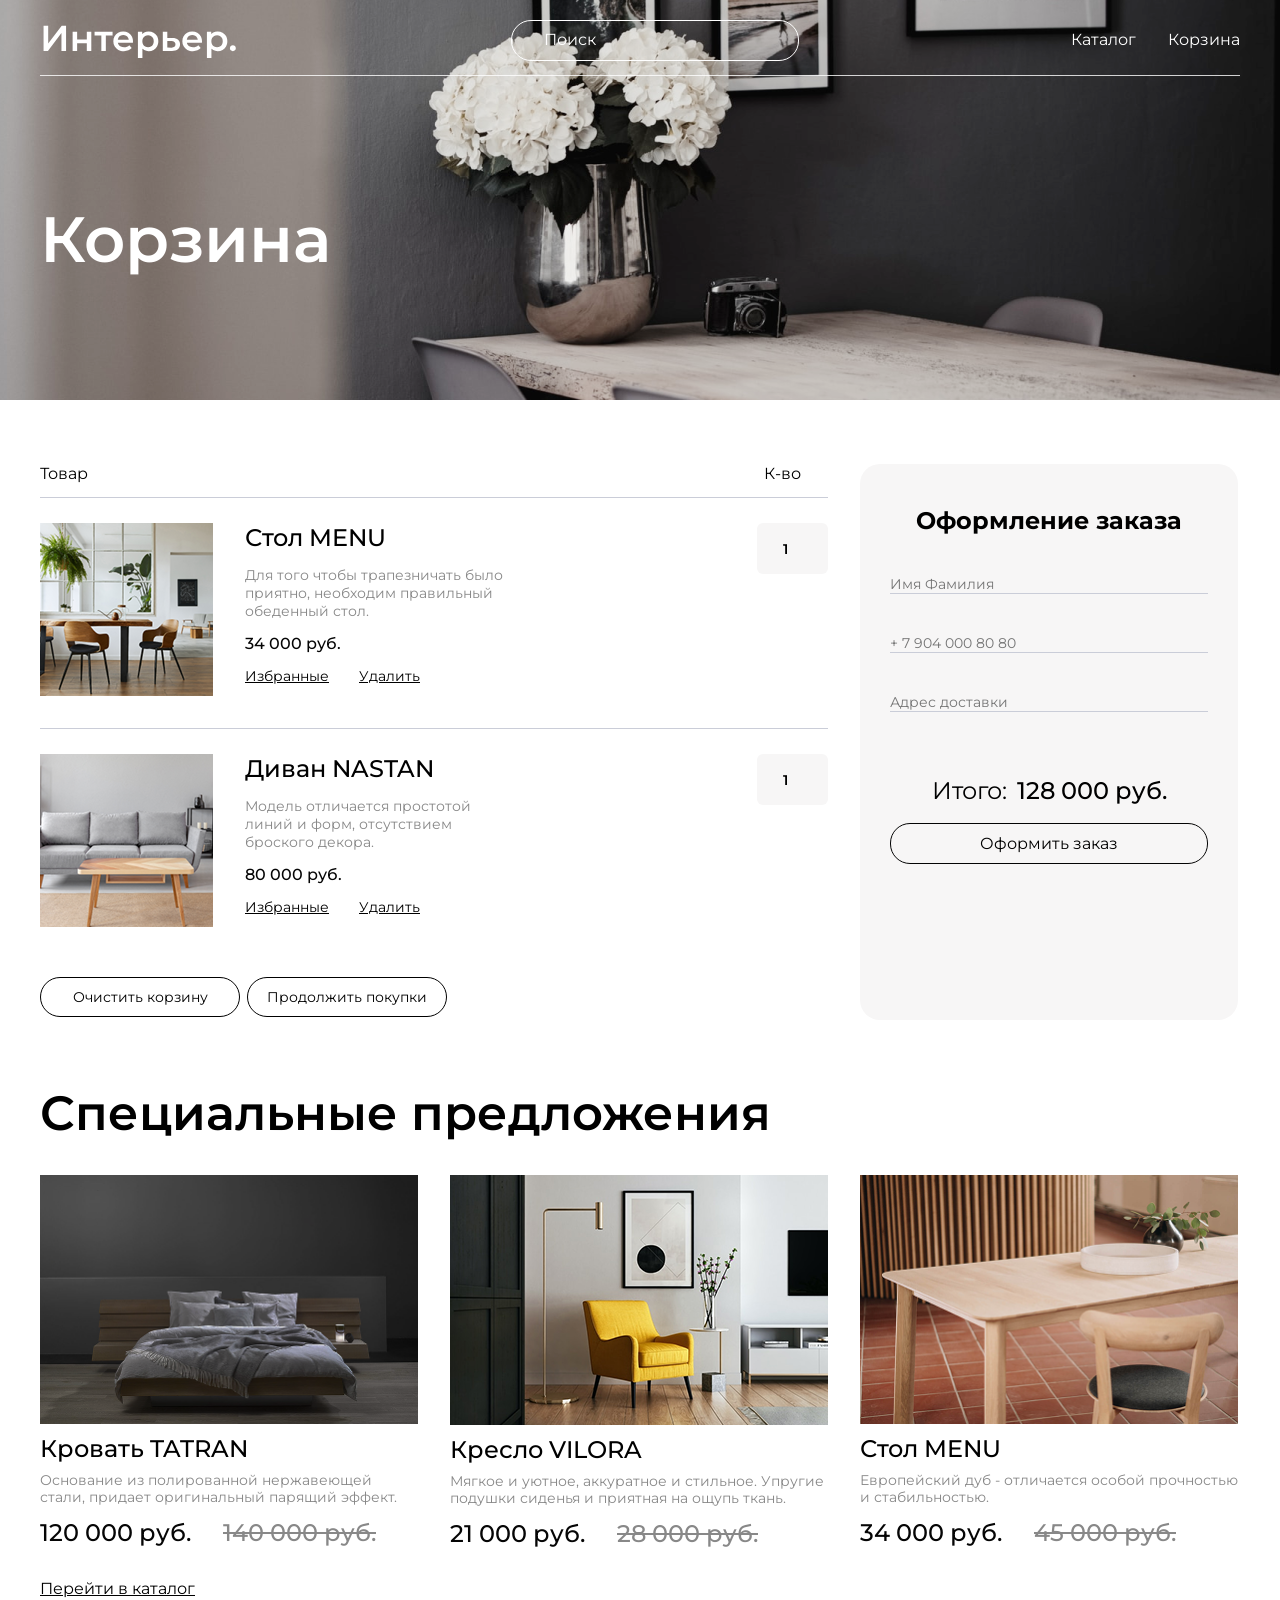
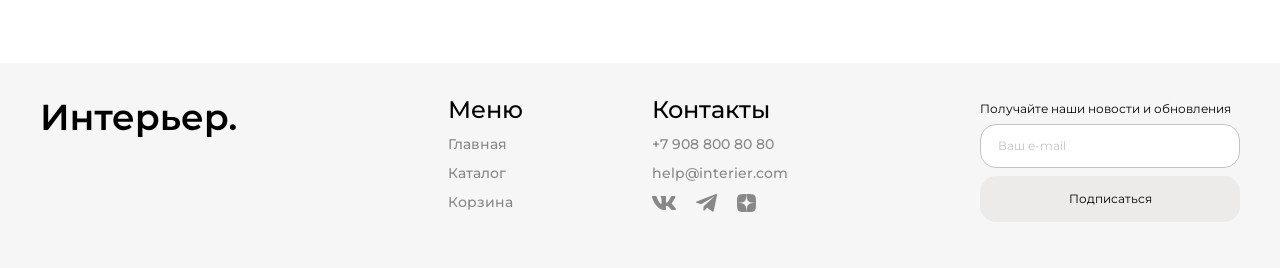
<file: cart.html>
<!DOCTYPE html>

<html lang="en">

<head>

    <meta charset="UTF-8">

    <meta name="viewport" content="width=device-width, initial-scale=1.0">
    <link rel="preconnect" href="https://fonts.googleapis.com">
    <link rel="preconnect" href="https://fonts.gstatic.com" crossorigin>
    <link href="https://fonts.googleapis.com/css2?family=Montserrat:ital,wght@0,100..900;1,100..900&display=swap" rel="stylesheet">
    <title>Document</title>
    <link rel="stylesheet" href="./style.css">

</head>

<body>
    <section class="top-cart center">
        <header class="header">
             <a href="index.html"> <img class="logo" src="./img/logo-white.svg" alt="Лого">
            </a>
            <input class="header__input" type="text" placeholder="Поиск" >
            <nav>
                <ul class="header__menu">
                    <li>
                        <a class="header__link" href="catalog.html">Каталог</a>
                    </li>
                    <li>
                        <a class="header__link" href="cart.html">Корзина</a>
                    </li>
                </ul>
            </nav>
            <div class="header__menu-mob">
                <a href="index.html">
                    <svg width="16" height="16" viewBox="0 0 16 16" fill="none" xmlns="http://www.w3.org/2000/svg">
                        <path d="M6.33569 0.103333C7.97081 0.0528479 9.56397 0.626612 10.7908 1.7088C12.0177 2.79117 12.7864 4.30064 12.9402 5.9295C13.0911 7.52844 12.6358 9.12315 11.6707 10.4041L15.0046 13.7371C15.0874 13.8199 15.1532 13.9181 15.198 14.0262C15.2428 14.1344 15.2664 14.2508 15.2664 14.368C15.2663 14.4851 15.2428 14.6016 15.198 14.7098C15.1532 14.8179 15.0874 14.9161 15.0046 14.9988C14.9219 15.0816 14.8237 15.1474 14.7156 15.1922C14.6073 15.237 14.4909 15.2596 14.3738 15.2596C14.2566 15.2596 14.1402 15.237 14.032 15.1922C13.9239 15.1474 13.8257 15.0816 13.7429 14.9988L10.4099 11.6649C9.12912 12.6326 7.5328 13.0893 5.93237 12.9393C4.30231 12.7863 2.79181 12.0177 1.70874 10.7899C0.62567 9.56202 0.0515812 7.9673 0.103271 6.33087C0.155085 4.69428 0.829358 3.13824 1.98804 1.98126C3.14566 0.82533 4.70053 0.153931 6.33569 0.103333ZM6.54565 1.909C5.31897 1.91399 4.14353 2.40292 3.27612 3.27032C2.40875 4.13773 1.91979 5.31319 1.91479 6.53986C1.90986 7.76646 2.3895 8.94574 3.24976 9.82013C3.68015 10.2575 4.19306 10.6052 4.75854 10.8436C5.32421 11.0819 5.93183 11.2063 6.54565 11.2088C7.15929 11.2113 7.76729 11.0918 8.33472 10.8582C8.90228 10.6245 9.41826 10.2805 9.85229 9.8465C10.2863 9.41245 10.6303 8.8965 10.864 8.32892C11.0977 7.76149 11.2171 7.1535 11.2146 6.53986C11.2121 5.92603 11.0877 5.31841 10.8494 4.75275C10.611 4.18724 10.2633 3.67437 9.82593 3.24396C8.95152 2.38368 7.77229 1.90404 6.54565 1.909Z" fill="white" stroke="white" stroke-width="0.2"/>
                    </svg>
                </a>
                <a href="catalog.html"><svg width="20" height="20" viewBox="0 0 20 20" fill="none" xmlns="http://www.w3.org/2000/svg">
                <rect width="4.57143" height="4.57143" fill="white"/>
                <rect y="7.31427" width="4.57143" height="4.57143" fill="white"/>
                <rect y="14.6285" width="4.57143" height="4.57143" fill="white"/>
                <rect x="7.31348" y="7.31427" width="4.57143" height="4.57143" fill="white"/>
                <rect x="7.31348" y="14.6285" width="4.57143" height="4.57143" fill="white"/>
                <rect x="7.31348" width="4.57143" height="4.57143" fill="white"/>
                <rect x="14.6279" y="7.31427" width="4.57143" height="4.57143" fill="white"/>
                <rect x="14.6279" y="14.6285" width="4.57143" height="4.57143" fill="white"/>
                <rect x="14.6279" width="4.57143" height="4.57143" fill="white"/>
                </svg>
                </a>
                <a href="cart.html"><svg width="25" height="25" viewBox="0 0 25 25" fill="none" xmlns="http://www.w3.org/2000/svg">
                <path d="M14.5834 20.8333C15.1359 20.8333 15.6658 20.6138 16.0566 20.2231C16.4473 19.8324 16.6667 19.3025 16.6667 18.75C16.6667 18.1975 16.4473 17.6676 16.0566 17.2768C15.6658 16.8861 15.1359 16.6667 14.5834 16.6667C14.0309 16.6667 13.501 16.8861 13.1103 17.2768C12.7196 17.6676 12.5001 18.1975 12.5001 18.75C12.5001 19.3025 12.7196 19.8324 13.1103 20.2231C13.501 20.6138 14.0309 20.8333 14.5834 20.8333ZM7.29174 20.8333C7.84428 20.8333 8.37418 20.6138 8.76488 20.2231C9.15558 19.8324 9.37508 19.3025 9.37508 18.75C9.37508 18.1975 9.15558 17.6676 8.76488 17.2768C8.37418 16.8861 7.84428 16.6667 7.29174 16.6667C6.73921 16.6667 6.20931 16.8861 5.81861 17.2768C5.4279 17.6676 5.20841 18.1975 5.20841 18.75C5.20841 19.3025 5.4279 19.8324 5.81861 20.2231C6.20931 20.6138 6.73921 20.8333 7.29174 20.8333ZM20.873 6.16978C21.133 6.16139 21.3796 6.0522 21.5606 5.86528C21.7416 5.67837 21.8428 5.42839 21.8428 5.16822C21.8428 4.90804 21.7416 4.65807 21.5606 4.47115C21.3796 4.28424 21.133 4.17504 20.873 4.16666H19.674C18.7345 4.16666 17.922 4.81874 17.7178 5.73541L16.4126 11.6125C16.2084 12.5292 15.3959 13.1812 14.4563 13.1812H6.63133L5.12924 7.17082H14.8636C15.1212 7.15907 15.3644 7.04847 15.5425 6.86202C15.7206 6.67558 15.82 6.42764 15.82 6.16978C15.82 5.91192 15.7206 5.66398 15.5425 5.47754C15.3644 5.2911 15.1212 5.18049 14.8636 5.16874H5.12924C4.82473 5.16865 4.5242 5.23799 4.25051 5.37148C3.97682 5.50498 3.73716 5.69912 3.54976 5.93914C3.36236 6.17916 3.23215 6.45875 3.16903 6.75665C3.10591 7.05455 3.11154 7.36292 3.1855 7.65832L4.68758 13.6667C4.79586 14.1002 5.046 14.4851 5.39821 14.7601C5.75042 15.0351 6.18447 15.1844 6.63133 15.1844H14.4563C15.368 15.1845 16.2524 14.8737 16.9636 14.3032C17.6748 13.7328 18.1701 12.9368 18.3678 12.0469L19.674 6.16978H20.873Z" fill="white"/>
                </svg>
                </a>
            </div>
        </header>
            <div class="hero-cart">
                <h1 class="hero-cart__title">Корзина</h1>
            </div>
    </section>
    
    <div class="cart center">
        <div class="cart__wrapper ">
            <div class="cart__content">
                <div class="cart__name-box">
                    <p>Товар</p>
                    <p>К-во</p>
                </div>
                <div class="cart__item">
                    <div class="cart__left">
                        <img class="cart__left-img" src="./img/cart-1.png" alt="product">
                            <div class="cart__info">
                                <h2 class="cart__info-name">Стол MENU</h2>
                                <p class="cart__info-description">Для того чтобы трапезничать было приятно, необходим правильный обеденный стол.</p>
                                <p class="cart__info-price">34 000 руб.</p>
                                    <div class="cart__link-box">
                                        <a class="cart__link-box-text" href="#">Избранные</a>
                                        <a class="cart__link-box-text" href="#">Удалить</a>
                                    </div>
                            </div>
                    </div>
                <input class="cart__input" type="number" value="1" min="1">
            </div>
              <div class="cart__item">
                <div class="cart__left">
                    <img class="cart__left-img" src="./img/cart-2.png" alt="product">
                    <div class="cart__info">
                        <h2 class="cart__info-name">Диван NASTAN</h2>
                        <p class="cart__info-description">Модель отличается простотой линий и форм, отсутствием броского декора.</p>
                        <p class="cart__info-price">80 000 руб.</p>
                        <div class="cart__link-box">
                            <a class="cart__link-box-text" href="#">Избранные</a>
                            <a class="cart__link-box-text" href="#">Удалить</a>
                        </div>
                    </div>
                </div>
                <input class="cart__input" type="number" value="1" min="1">
            </div>
            <div class="nav">
        <button class="nav__btn">Очистить корзину</button>
        <a href="catalog.html" class="nav__btn">Продолжить покупки</a>
    </div>
        </div>
        <div class="cart__form">
            <div class="cart__order">
                <h3 class="cart__order-title">Оформление заказа</h3>
                <input class="cart__order-details" type="text" placeholder="Имя Фамилия">
                <input class="cart__order-details" type="tel" placeholder="+ 7 904 000 80 80">
                <input class="cart__order-details" type="text" placeholder="Адрес доставки">
            </div>
            <div class="cart__total-price">
                <div class="cart__total-price-result">
                    <p class="cart__total-price-result-itogo">Итого:</p>
                    <p class="cart__total-price-result-price">128 000 руб.</p>
                </div>
                <button class="cart__total-price-btn">Оформить заказ</button>
            </div>
        </div>
    </div>
    
     </div>
    <section class="product-box center">
         <h2 class="product-box__title">Специальные предложения</h2>
         <div class="product-content">
                <article class="product">
                    <img class="product__img" src="./img/product-1.png" alt="product">
                    <div class="product__favorites">
                        <svg class="product__favorites-hart" width="20" height="18" viewBox="0 0 20 18" fill="none" xmlns="http://www.w3.org/2000/svg">
                        <path d="M10 18.0011C9.35502 17.4291 8.62602 16.8341 7.85502 16.2011H7.84502C5.13002 13.9811 2.05302 11.4691 0.694023 8.45912C0.24754 7.50085 0.0109268 6.45825 1.1406e-05 5.40112C-0.00297039 3.95061 0.578794 2.56011 1.61383 1.54389C2.64887 0.527673 4.04981 -0.0284812 5.50002 0.00112428C6.68065 0.00298908 7.83586 0.344205 8.82802 0.984124C9.26399 1.26709 9.65844 1.60938 10 2.00112C10.3435 1.61092 10.7381 1.26883 11.173 0.984124C12.1648 0.344079 13.3197 0.00284283 14.5 0.00112428C15.9502 -0.0284812 17.3512 0.527673 18.3862 1.54389C19.4213 2.56011 20.003 3.95061 20 5.40112C19.9898 6.45994 19.7532 7.50432 19.306 8.46412C17.947 11.4741 14.871 13.9851 12.156 16.2011L12.146 16.2091C11.374 16.8381 10.646 17.4331 10.001 18.0091L10 18.0011ZM5.50002 2.00112C4.56853 1.98947 3.67009 2.34597 3.00002 2.99312C2.35441 3.62729 1.99358 4.49617 1.99994 5.40112C2.01135 6.17163 2.18585 6.93098 2.51202 7.62912C3.15353 8.92783 4.01913 10.1032 5.06902 11.1011C6.06002 12.1011 7.20002 13.0691 8.18602 13.8831C8.45902 14.1081 8.73702 14.3351 9.01502 14.5621L9.19002 14.7051C9.45702 14.9231 9.73302 15.1491 10 15.3711L10.013 15.3591L10.019 15.3541H10.025L10.034 15.3471H10.039H10.044L10.062 15.3321L10.103 15.2991L10.11 15.2931L10.121 15.2851H10.127L10.136 15.2771L10.8 14.7321L10.974 14.5891C11.255 14.3601 11.533 14.1331 11.806 13.9081C12.792 13.0941 13.933 12.1271 14.924 11.1221C15.9741 10.1247 16.8397 8.94964 17.481 7.65112C17.8131 6.94693 17.9901 6.17963 18.0001 5.40112C18.0042 4.49896 17.6435 3.63342 17 3.00112C16.3312 2.35104 15.4326 1.99161 14.5 2.00112C13.3619 1.99145 12.274 2.46849 11.51 3.31212L10 5.05212L8.49002 3.31212C7.72609 2.46849 6.6381 1.99145 5.50002 2.00112Z" fill="#C4C4C4"/>
                        </svg>
                        <svg class="product__favorites-to-cart" width="19" height="22" viewBox="0 0 19 22" fill="none" xmlns="http://www.w3.org/2000/svg">
                        <path d="M4.08258 7V5C4.08258 3.67916 4.15351 1.93397 5.08258 1C6.01166 0.0660251 7.76867 0 9.08258 0C10.3965 0 12.1535 0.0660251 13.0826 1C14.0117 1.93397 14.0826 3.67916 14.0826 5V7H17.0826C17.3454 7 17.8968 6.81321 18.0826 7C18.2684 7.18679 18.0826 7.73583 18.0826 8V20C18.0826 20.2642 18.2684 20.8132 18.0826 21C17.8968 21.1868 17.3454 21 17.0826 21H1.08258C0.819802 21 0.2684 21.1868 0.0825847 21C-0.103231 20.8132 0.0825847 20.2642 0.0825847 20V8C0.0825847 7.73583 -0.103231 7.18679 0.0825847 7C0.2684 6.81321 0.819802 7 1.08258 7H4.08258ZM4.08258 9H2.08258V19H16.0826V9H14.0826V11H12.0826V9H6.08258V11H4.08258V9ZM6.08258 7H12.0826V5C12.0826 4.2075 11.64 3.56038 11.0826 3C10.5251 2.43962 9.87093 2 9.08258 2C8.29424 2 7.64003 2.43962 7.08258 3C6.52514 3.56038 6.08258 4.2075 6.08258 5V7Z" fill="#C4C4C4"/>
                        </svg>
                    </div>
                    <a class="product__name" href="product.html">Кровать TATRAN</a>
                    <p class="product__description">Основание из полированной нержавеющей стали, придает оригинальный парящий эффект.</p>
                    <div class="product__box-price">
                        <p class="product__price">120 000 руб.</p>
                        <p class="product__price product__price_discount">140 000 руб.</p>
                    </div>
                </article>  
                <article class="product">
                    <img class="product__img" src="./img/product-2.png" alt="product">
                     <div class="product__favorites">
                        <svg class="product__favorites-hart" width="20" height="18" viewBox="0 0 20 18" fill="none" xmlns="http://www.w3.org/2000/svg">
                        <path d="M10 18.0011C9.35502 17.4291 8.62602 16.8341 7.85502 16.2011H7.84502C5.13002 13.9811 2.05302 11.4691 0.694023 8.45912C0.24754 7.50085 0.0109268 6.45825 1.1406e-05 5.40112C-0.00297039 3.95061 0.578794 2.56011 1.61383 1.54389C2.64887 0.527673 4.04981 -0.0284812 5.50002 0.00112428C6.68065 0.00298908 7.83586 0.344205 8.82802 0.984124C9.26399 1.26709 9.65844 1.60938 10 2.00112C10.3435 1.61092 10.7381 1.26883 11.173 0.984124C12.1648 0.344079 13.3197 0.00284283 14.5 0.00112428C15.9502 -0.0284812 17.3512 0.527673 18.3862 1.54389C19.4213 2.56011 20.003 3.95061 20 5.40112C19.9898 6.45994 19.7532 7.50432 19.306 8.46412C17.947 11.4741 14.871 13.9851 12.156 16.2011L12.146 16.2091C11.374 16.8381 10.646 17.4331 10.001 18.0091L10 18.0011ZM5.50002 2.00112C4.56853 1.98947 3.67009 2.34597 3.00002 2.99312C2.35441 3.62729 1.99358 4.49617 1.99994 5.40112C2.01135 6.17163 2.18585 6.93098 2.51202 7.62912C3.15353 8.92783 4.01913 10.1032 5.06902 11.1011C6.06002 12.1011 7.20002 13.0691 8.18602 13.8831C8.45902 14.1081 8.73702 14.3351 9.01502 14.5621L9.19002 14.7051C9.45702 14.9231 9.73302 15.1491 10 15.3711L10.013 15.3591L10.019 15.3541H10.025L10.034 15.3471H10.039H10.044L10.062 15.3321L10.103 15.2991L10.11 15.2931L10.121 15.2851H10.127L10.136 15.2771L10.8 14.7321L10.974 14.5891C11.255 14.3601 11.533 14.1331 11.806 13.9081C12.792 13.0941 13.933 12.1271 14.924 11.1221C15.9741 10.1247 16.8397 8.94964 17.481 7.65112C17.8131 6.94693 17.9901 6.17963 18.0001 5.40112C18.0042 4.49896 17.6435 3.63342 17 3.00112C16.3312 2.35104 15.4326 1.99161 14.5 2.00112C13.3619 1.99145 12.274 2.46849 11.51 3.31212L10 5.05212L8.49002 3.31212C7.72609 2.46849 6.6381 1.99145 5.50002 2.00112Z" fill="#C4C4C4"/>
                        </svg>
                        <svg class="product__favorites-to-cart" width="19" height="22" viewBox="0 0 19 22" fill="none" xmlns="http://www.w3.org/2000/svg">
                        <path d="M4.08258 7V5C4.08258 3.67916 4.15351 1.93397 5.08258 1C6.01166 0.0660251 7.76867 0 9.08258 0C10.3965 0 12.1535 0.0660251 13.0826 1C14.0117 1.93397 14.0826 3.67916 14.0826 5V7H17.0826C17.3454 7 17.8968 6.81321 18.0826 7C18.2684 7.18679 18.0826 7.73583 18.0826 8V20C18.0826 20.2642 18.2684 20.8132 18.0826 21C17.8968 21.1868 17.3454 21 17.0826 21H1.08258C0.819802 21 0.2684 21.1868 0.0825847 21C-0.103231 20.8132 0.0825847 20.2642 0.0825847 20V8C0.0825847 7.73583 -0.103231 7.18679 0.0825847 7C0.2684 6.81321 0.819802 7 1.08258 7H4.08258ZM4.08258 9H2.08258V19H16.0826V9H14.0826V11H12.0826V9H6.08258V11H4.08258V9ZM6.08258 7H12.0826V5C12.0826 4.2075 11.64 3.56038 11.0826 3C10.5251 2.43962 9.87093 2 9.08258 2C8.29424 2 7.64003 2.43962 7.08258 3C6.52514 3.56038 6.08258 4.2075 6.08258 5V7Z" fill="#C4C4C4"/>
                        </svg>
                    </div>
                    <a class="product__name" href="product.html">Кресло VILORA</a>
                    <p class="product__description">Мягкое и уютное, аккуратное и стильное. Упругие подушки сиденья и приятная на ощупь ткань.</p>
                    <div class="product__box-price">
                        <p class="product__price">21 000 руб.</p>
                        <p class="product__price product__price_discount">28 000 руб.</p>
                    </div>
                </article>  
                <article class="product">
                    <img class="product__img" src="./img/product-3.png" alt="product">
                     <div class="product__favorites">
                        <svg class="product__favorites-hart" width="20" height="18" viewBox="0 0 20 18" fill="none" xmlns="http://www.w3.org/2000/svg">
                        <path d="M10 18.0011C9.35502 17.4291 8.62602 16.8341 7.85502 16.2011H7.84502C5.13002 13.9811 2.05302 11.4691 0.694023 8.45912C0.24754 7.50085 0.0109268 6.45825 1.1406e-05 5.40112C-0.00297039 3.95061 0.578794 2.56011 1.61383 1.54389C2.64887 0.527673 4.04981 -0.0284812 5.50002 0.00112428C6.68065 0.00298908 7.83586 0.344205 8.82802 0.984124C9.26399 1.26709 9.65844 1.60938 10 2.00112C10.3435 1.61092 10.7381 1.26883 11.173 0.984124C12.1648 0.344079 13.3197 0.00284283 14.5 0.00112428C15.9502 -0.0284812 17.3512 0.527673 18.3862 1.54389C19.4213 2.56011 20.003 3.95061 20 5.40112C19.9898 6.45994 19.7532 7.50432 19.306 8.46412C17.947 11.4741 14.871 13.9851 12.156 16.2011L12.146 16.2091C11.374 16.8381 10.646 17.4331 10.001 18.0091L10 18.0011ZM5.50002 2.00112C4.56853 1.98947 3.67009 2.34597 3.00002 2.99312C2.35441 3.62729 1.99358 4.49617 1.99994 5.40112C2.01135 6.17163 2.18585 6.93098 2.51202 7.62912C3.15353 8.92783 4.01913 10.1032 5.06902 11.1011C6.06002 12.1011 7.20002 13.0691 8.18602 13.8831C8.45902 14.1081 8.73702 14.3351 9.01502 14.5621L9.19002 14.7051C9.45702 14.9231 9.73302 15.1491 10 15.3711L10.013 15.3591L10.019 15.3541H10.025L10.034 15.3471H10.039H10.044L10.062 15.3321L10.103 15.2991L10.11 15.2931L10.121 15.2851H10.127L10.136 15.2771L10.8 14.7321L10.974 14.5891C11.255 14.3601 11.533 14.1331 11.806 13.9081C12.792 13.0941 13.933 12.1271 14.924 11.1221C15.9741 10.1247 16.8397 8.94964 17.481 7.65112C17.8131 6.94693 17.9901 6.17963 18.0001 5.40112C18.0042 4.49896 17.6435 3.63342 17 3.00112C16.3312 2.35104 15.4326 1.99161 14.5 2.00112C13.3619 1.99145 12.274 2.46849 11.51 3.31212L10 5.05212L8.49002 3.31212C7.72609 2.46849 6.6381 1.99145 5.50002 2.00112Z" fill="#C4C4C4"/>
                        </svg>
                        <svg class="product__favorites-to-cart" width="19" height="22" viewBox="0 0 19 22" fill="none" xmlns="http://www.w3.org/2000/svg">
                        <path d="M4.08258 7V5C4.08258 3.67916 4.15351 1.93397 5.08258 1C6.01166 0.0660251 7.76867 0 9.08258 0C10.3965 0 12.1535 0.0660251 13.0826 1C14.0117 1.93397 14.0826 3.67916 14.0826 5V7H17.0826C17.3454 7 17.8968 6.81321 18.0826 7C18.2684 7.18679 18.0826 7.73583 18.0826 8V20C18.0826 20.2642 18.2684 20.8132 18.0826 21C17.8968 21.1868 17.3454 21 17.0826 21H1.08258C0.819802 21 0.2684 21.1868 0.0825847 21C-0.103231 20.8132 0.0825847 20.2642 0.0825847 20V8C0.0825847 7.73583 -0.103231 7.18679 0.0825847 7C0.2684 6.81321 0.819802 7 1.08258 7H4.08258ZM4.08258 9H2.08258V19H16.0826V9H14.0826V11H12.0826V9H6.08258V11H4.08258V9ZM6.08258 7H12.0826V5C12.0826 4.2075 11.64 3.56038 11.0826 3C10.5251 2.43962 9.87093 2 9.08258 2C8.29424 2 7.64003 2.43962 7.08258 3C6.52514 3.56038 6.08258 4.2075 6.08258 5V7Z" fill="#C4C4C4"/>
                        </svg>
                    </div>
                    <a class="product__name" href="product.html">Стол MENU</a>
                    <p class="product__description">Европейский дуб - отличается особой прочностью и стабильностью.</p>
                    <div class="product__box-price">
                        <p class="product__price">34 000 руб.</p>
                        <p class="product__price product__price_discount">45 000 руб.</p>
                    </div>
                </article>  
         </div>
    </section>

    <a class="main-link center" href="catalog.html">Перейти в каталог</a>
    <footer class="footer center">
        <a class="footer__logo" href="index.html">
            <img src="./img/logo_black.svg" alt="Logo">
        </a>
        <div class="footer__content">
            <div class="footer__info">
                <div class="footer__menu">
                        <h3 class="footer__title">Меню</h3>
                        <nav class="footer__nav">
                            <a class="footer__link" href="index.html">Главная</a>
                            <a class="footer__link" href="catalog.html">Каталог</a>
                            <a class="footer__link" href="cart.html">Корзина</a>
                        </nav>
                </div>
                <div class="footer__menu">
                        <h3 class="footer__title">Контакты</h3>
                        <a class="footer__link" href="tel:+79088008080">+7 908 800 80 80</a>
                        <a class="footer__link" href="mailto:help@interier.com">help@interier.com</a>
                    <div class="footer__contacs">
                        <a class="footer__link footer__link_social" href="">
                        <svg  aria-label="Мы в контакте" width="24" height="14" viewBox="0 0 24 14" fill="#888888" xmlns="http://www.w3.org/2000/svg">
                        <path class="footer__ico" fill-rule="evenodd" clip-rule="evenodd" d="M23.45 0.948C23.616 0.402 23.45 0 22.655 0H20.03C19.362 0 19.054 0.347 18.887 0.73C18.887 0.73 17.552 3.926 15.661 6.002C15.049 6.604 14.771 6.795 14.437 6.795C14.27 6.795 14.019 6.604 14.019 6.057V0.948C14.019 0.292 13.835 0 13.279 0H9.151C8.734 0 8.483 0.304 8.483 0.593C8.483 1.214 9.429 1.358 9.526 3.106V6.904C9.526 7.737 9.373 7.888 9.039 7.888C8.149 7.888 5.984 4.677 4.699 1.003C4.45 0.288 4.198 0 3.527 0H0.9C0.15 0 0 0.347 0 0.73C0 1.412 0.89 4.8 4.145 9.281C6.315 12.341 9.37 14 12.153 14C13.822 14 14.028 13.632 14.028 12.997V10.684C14.028 9.947 14.186 9.8 14.715 9.8C15.105 9.8 15.772 9.992 17.33 11.467C19.11 13.216 19.403 14 20.405 14H23.03C23.78 14 24.156 13.632 23.94 12.904C23.702 12.18 22.852 11.129 21.725 9.882C21.113 9.172 20.195 8.407 19.916 8.024C19.527 7.533 19.638 7.314 19.916 6.877C19.916 6.877 23.116 2.451 23.449 0.948H23.45Z" fill="#888888"/>
                        </svg>
                        </a>
                        <a class="footer__link footer__link_social" href="">
                        <svg  aria-label="Мы в телеграм" width="21" height="18" viewBox="0 0 21 18" fill="#888888" xmlns="http://www.w3.org/2000/svg">
                        <path class="footer__ico" d="M19.2952 0.200894L0.690181 7.4125C-0.0585179 7.74834 -0.311748 8.42087 0.50922 8.78587L5.28221 10.3105L16.8227 3.14143C17.4528 2.69136 18.0979 2.81137 17.5428 3.30647L7.63109 12.3272L7.31974 16.1448C7.60812 16.7342 8.13615 16.737 8.47297 16.444L11.2152 13.8359L15.9117 17.3709C17.0025 18.02 17.596 17.6011 17.8307 16.4114L20.9112 1.74952C21.231 0.285058 20.6856 -0.360199 19.2952 0.200894Z" fill="#888888"/>
                        </svg>
                        </a>
                        <a class="footer__link footer__link_social" href="">
                        <svg  aria-label="Мы в Дзен" width="19" height="18" viewBox="0 0 19 18" fill="#888888" xmlns="http://www.w3.org/2000/svg">
                        <path class="footer__ico" d="M11.3321 10.7357C9.83929 12.195 9.73071 14.0143 9.60178 18C13.5239 18 16.2314 17.9871 17.6293 16.7014C18.9864 15.3771 19 12.69 19 9.09643C14.7929 9.225 12.8725 9.32143 11.3321 10.7357ZM0 9.09643C0 12.69 0.0135714 15.3771 1.37071 16.7014C2.76857 17.9871 5.47607 18 9.39821 18C9.2625 14.0143 9.16071 12.195 7.66786 10.7357C6.1275 9.32143 4.20714 9.21857 0 9.09643ZM9.39821 0C5.48286 0 2.76857 0.0128571 1.37071 1.29857C0.0135714 2.62286 0 5.31 0 8.90357C4.20714 8.775 6.1275 8.67857 7.66786 7.26429C9.16071 5.805 9.26929 3.98571 9.39821 0ZM11.3321 7.26429C9.83929 5.805 9.73071 3.98571 9.60178 0C13.5239 0 16.2314 0.0128571 17.6293 1.29857C18.9864 2.62286 19 5.31 19 8.90357C14.7929 8.775 12.8725 8.67857 11.3321 7.26429Z" fill="#888888"/>
                        </svg>
                        </a>
                    </div>
                </div>
            </div>
            <form class="footer__form subscription-form">
                <p class="subscription-form__text">Получайте наши новости и обновления</p>
                <input class="subscription-form__email" type="email" placeholder="Ваш e-mail">
                <button class="subscription-form__btn">Подписаться</button>
            </form>
        </div>
    </footer>
</body>
</html>
</file>
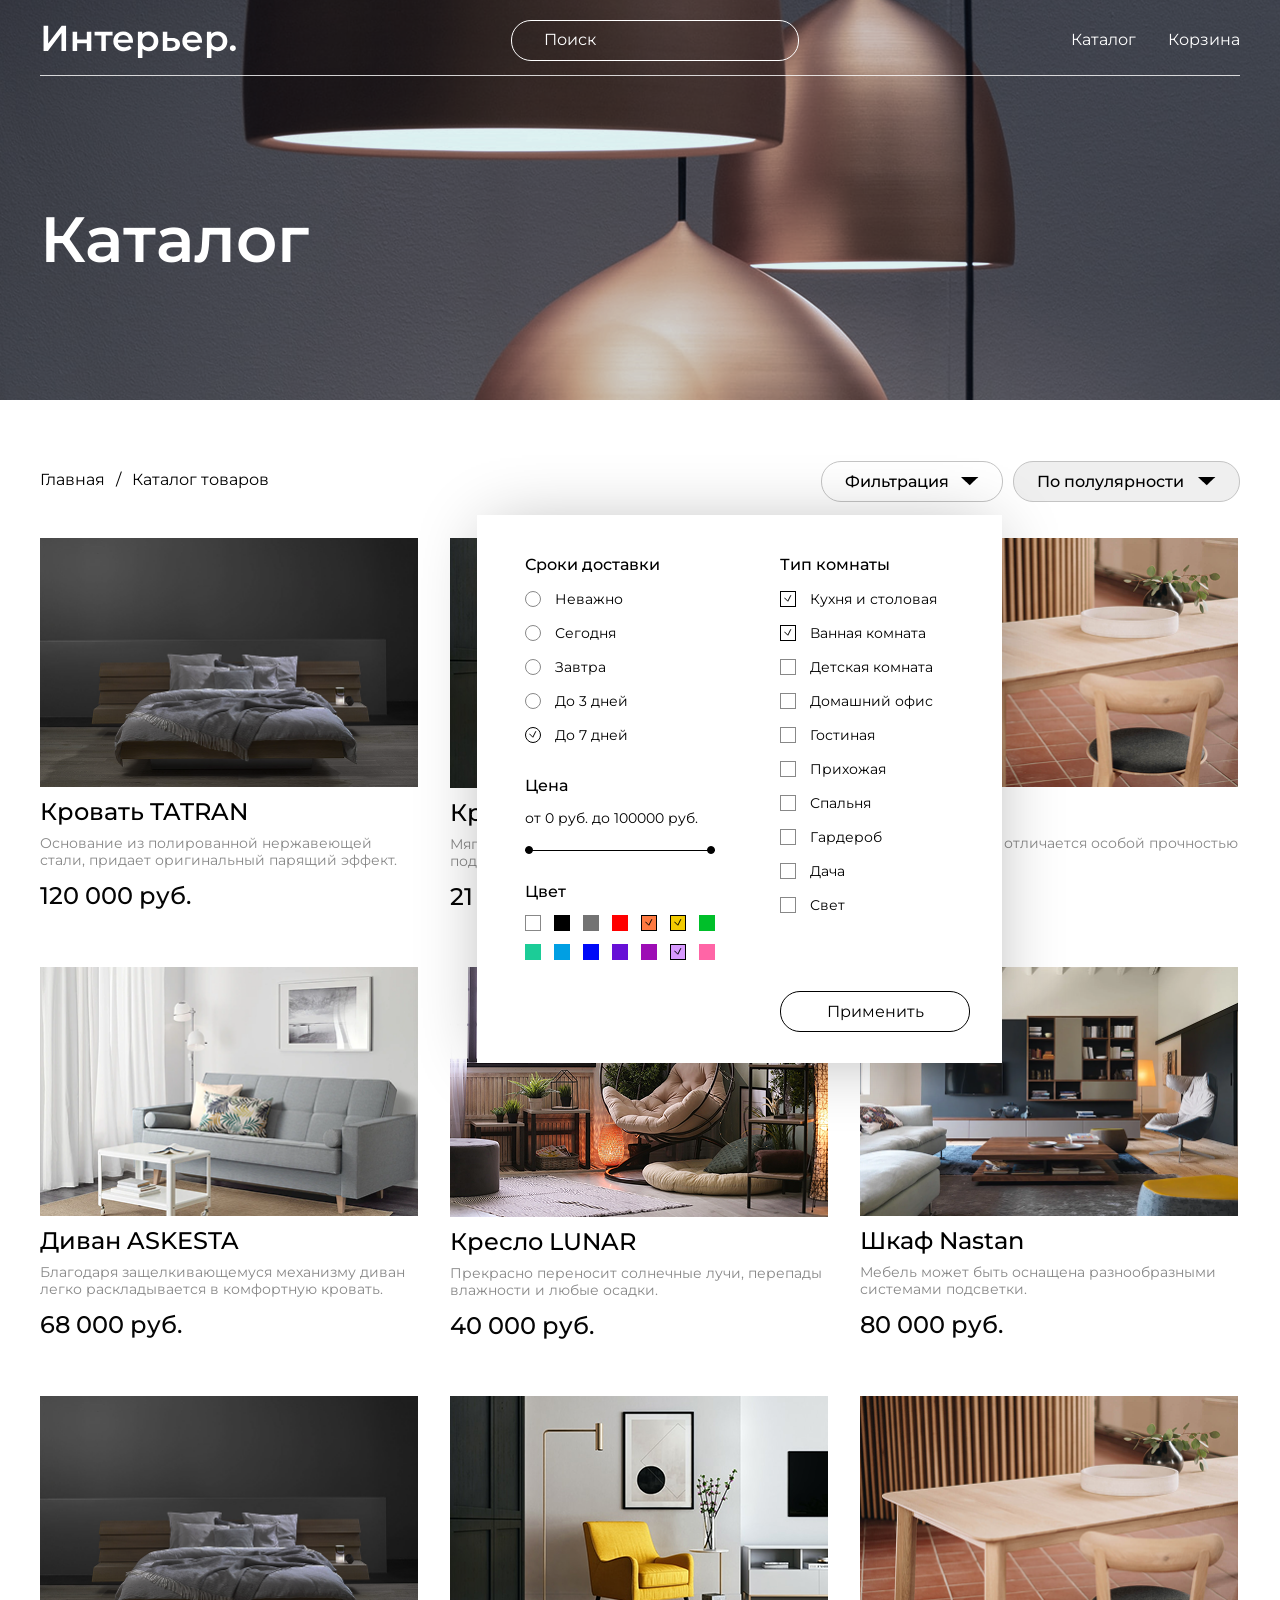
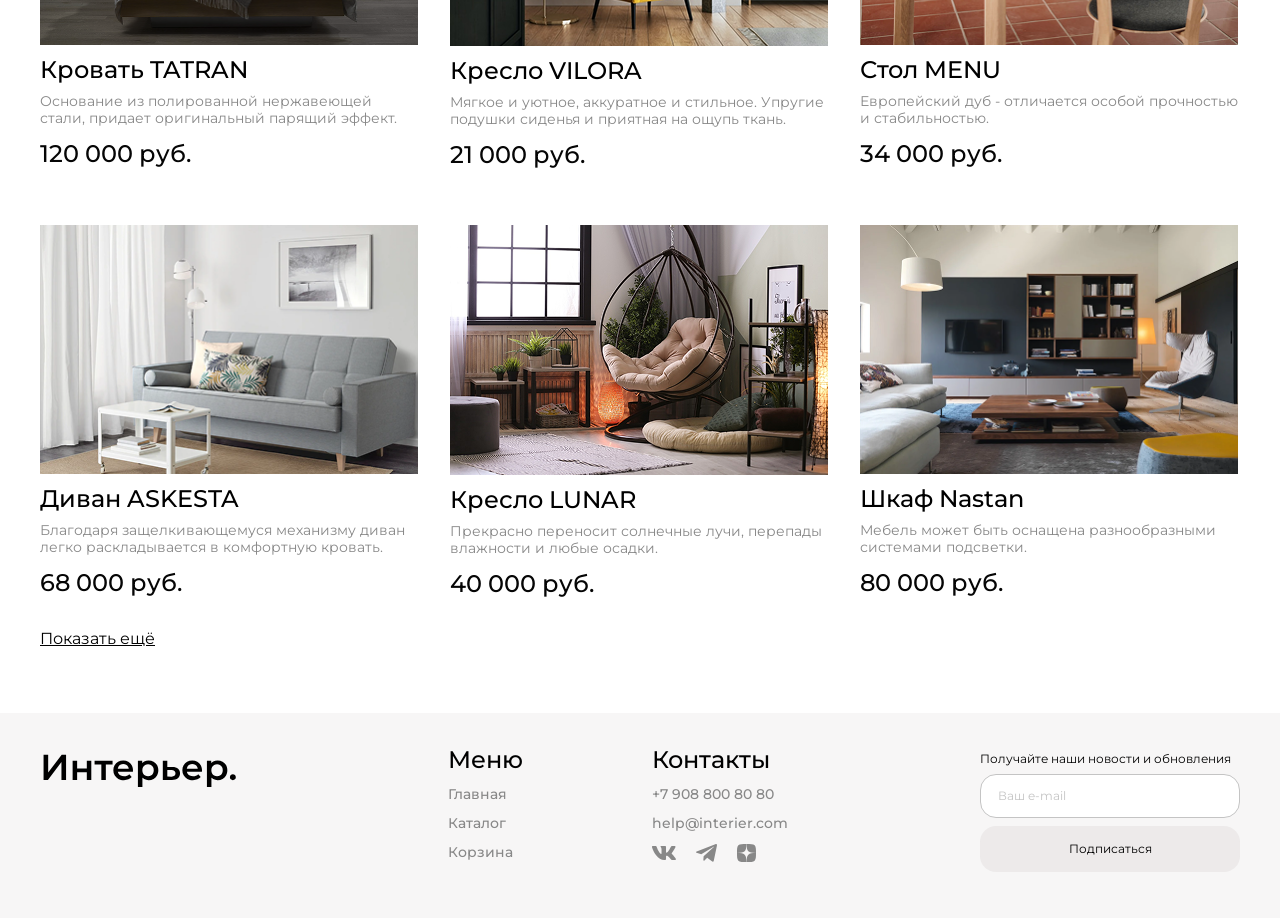
<file: catalog.html>
<!DOCTYPE html>

<html lang="en">

<head>

    <meta charset="UTF-8">

    <meta name="viewport" content="width=device-width, initial-scale=1.0">
    <link rel="preconnect" href="https://fonts.googleapis.com">
<link rel="preconnect" href="https://fonts.gstatic.com" crossorigin>
<link href="https://fonts.googleapis.com/css2?family=Montserrat:ital,wght@0,100..900;1,100..900&display=swap" rel="stylesheet">
    <title>Document</title>
    <link rel="stylesheet" href="./style.css">

</head>

<body>
    <section class="hero-catalog center">
        <header class="header">
             <a href="index.html"> <img class="logo" src="./img/logo-white.svg" alt="Лого">
            </a>
            <input class="header__input" type="text" placeholder="Поиск" >
            <nav>
                <ul class="header__menu">
                    <li>
                        <a class="header__link" href="catalog.html">Каталог</a>
                    </li>
                    <li>
                        <a class="header__link" href="cart.html">Корзина</a>
                    </li>
                </ul>
            </nav>
            <div class="header__menu-mob">
                <a href="index.html"><svg width="16" height="16" viewBox="0 0 16 16" fill="none" xmlns="http://www.w3.org/2000/svg">
<path d="M6.33569 0.103333C7.97081 0.0528479 9.56397 0.626612 10.7908 1.7088C12.0177 2.79117 12.7864 4.30064 12.9402 5.9295C13.0911 7.52844 12.6358 9.12315 11.6707 10.4041L15.0046 13.7371C15.0874 13.8199 15.1532 13.9181 15.198 14.0262C15.2428 14.1344 15.2664 14.2508 15.2664 14.368C15.2663 14.4851 15.2428 14.6016 15.198 14.7098C15.1532 14.8179 15.0874 14.9161 15.0046 14.9988C14.9219 15.0816 14.8237 15.1474 14.7156 15.1922C14.6073 15.237 14.4909 15.2596 14.3738 15.2596C14.2566 15.2596 14.1402 15.237 14.032 15.1922C13.9239 15.1474 13.8257 15.0816 13.7429 14.9988L10.4099 11.6649C9.12912 12.6326 7.5328 13.0893 5.93237 12.9393C4.30231 12.7863 2.79181 12.0177 1.70874 10.7899C0.62567 9.56202 0.0515812 7.9673 0.103271 6.33087C0.155085 4.69428 0.829358 3.13824 1.98804 1.98126C3.14566 0.82533 4.70053 0.153931 6.33569 0.103333ZM6.54565 1.909C5.31897 1.91399 4.14353 2.40292 3.27612 3.27032C2.40875 4.13773 1.91979 5.31319 1.91479 6.53986C1.90986 7.76646 2.3895 8.94574 3.24976 9.82013C3.68015 10.2575 4.19306 10.6052 4.75854 10.8436C5.32421 11.0819 5.93183 11.2063 6.54565 11.2088C7.15929 11.2113 7.76729 11.0918 8.33472 10.8582C8.90228 10.6245 9.41826 10.2805 9.85229 9.8465C10.2863 9.41245 10.6303 8.8965 10.864 8.32892C11.0977 7.76149 11.2171 7.1535 11.2146 6.53986C11.2121 5.92603 11.0877 5.31841 10.8494 4.75275C10.611 4.18724 10.2633 3.67437 9.82593 3.24396C8.95152 2.38368 7.77229 1.90404 6.54565 1.909Z" fill="white" stroke="white" stroke-width="0.2"/>
</svg>
</a>
                <a href="catalog.html"><svg width="20" height="20" viewBox="0 0 20 20" fill="none" xmlns="http://www.w3.org/2000/svg">
<rect width="4.57143" height="4.57143" fill="white"/>
<rect y="7.31427" width="4.57143" height="4.57143" fill="white"/>
<rect y="14.6285" width="4.57143" height="4.57143" fill="white"/>
<rect x="7.31348" y="7.31427" width="4.57143" height="4.57143" fill="white"/>
<rect x="7.31348" y="14.6285" width="4.57143" height="4.57143" fill="white"/>
<rect x="7.31348" width="4.57143" height="4.57143" fill="white"/>
<rect x="14.6279" y="7.31427" width="4.57143" height="4.57143" fill="white"/>
<rect x="14.6279" y="14.6285" width="4.57143" height="4.57143" fill="white"/>
<rect x="14.6279" width="4.57143" height="4.57143" fill="white"/>
</svg>
</a>
                <a href="cart.html"><svg width="25" height="25" viewBox="0 0 25 25" fill="none" xmlns="http://www.w3.org/2000/svg">
<path d="M14.5834 20.8333C15.1359 20.8333 15.6658 20.6138 16.0566 20.2231C16.4473 19.8324 16.6667 19.3025 16.6667 18.75C16.6667 18.1975 16.4473 17.6676 16.0566 17.2768C15.6658 16.8861 15.1359 16.6667 14.5834 16.6667C14.0309 16.6667 13.501 16.8861 13.1103 17.2768C12.7196 17.6676 12.5001 18.1975 12.5001 18.75C12.5001 19.3025 12.7196 19.8324 13.1103 20.2231C13.501 20.6138 14.0309 20.8333 14.5834 20.8333ZM7.29174 20.8333C7.84428 20.8333 8.37418 20.6138 8.76488 20.2231C9.15558 19.8324 9.37508 19.3025 9.37508 18.75C9.37508 18.1975 9.15558 17.6676 8.76488 17.2768C8.37418 16.8861 7.84428 16.6667 7.29174 16.6667C6.73921 16.6667 6.20931 16.8861 5.81861 17.2768C5.4279 17.6676 5.20841 18.1975 5.20841 18.75C5.20841 19.3025 5.4279 19.8324 5.81861 20.2231C6.20931 20.6138 6.73921 20.8333 7.29174 20.8333ZM20.873 6.16978C21.133 6.16139 21.3796 6.0522 21.5606 5.86528C21.7416 5.67837 21.8428 5.42839 21.8428 5.16822C21.8428 4.90804 21.7416 4.65807 21.5606 4.47115C21.3796 4.28424 21.133 4.17504 20.873 4.16666H19.674C18.7345 4.16666 17.922 4.81874 17.7178 5.73541L16.4126 11.6125C16.2084 12.5292 15.3959 13.1812 14.4563 13.1812H6.63133L5.12924 7.17082H14.8636C15.1212 7.15907 15.3644 7.04847 15.5425 6.86202C15.7206 6.67558 15.82 6.42764 15.82 6.16978C15.82 5.91192 15.7206 5.66398 15.5425 5.47754C15.3644 5.2911 15.1212 5.18049 14.8636 5.16874H5.12924C4.82473 5.16865 4.5242 5.23799 4.25051 5.37148C3.97682 5.50498 3.73716 5.69912 3.54976 5.93914C3.36236 6.17916 3.23215 6.45875 3.16903 6.75665C3.10591 7.05455 3.11154 7.36292 3.1855 7.65832L4.68758 13.6667C4.79586 14.1002 5.046 14.4851 5.39821 14.7601C5.75042 15.0351 6.18447 15.1844 6.63133 15.1844H14.4563C15.368 15.1845 16.2524 14.8737 16.9636 14.3032C17.6748 13.7328 18.1701 12.9368 18.3678 12.0469L19.674 6.16978H20.873Z" fill="white"/>
</svg>
</a>
            </div>
        </header>
        <div class="hero-catalog__wrapper">
         <h1 class="hero-catalog__title hero-catalog__title-catalog">Каталог</h1>
        </div>
    </section>



    <div class="catalog-top center">
        <nav class="catalog-nav">
            <a class="catalog-nav__link" href="index.html">Главная</a>
            <p class="catalog-nav__link">/</p>
            <a class="catalog-nav__link" href="catalog.html">Каталог товаров</a>
        </nav>

        <div class="catalog-top__sorting">
            <div class="filter-button-wrapper">
                <div class="button filter-button">Фильтрация</div>
                    <form class="filtering-form" action="#" method="get">
                        <div class="filtering-form__content-wrapper">
                            <fieldset class="filtering-form__fieldset">
                                <legend class="filtering-form__legend">Сроки доставки</legend>
                                <div class="radio">
                                <input class="radio__input" type="radio" id="any" name="delivery-time" value="any" checked />
                                <label class="radio__label" for="any">Неважно</label>
                            </div>
                             <div class="radio">
                                <input class="radio__input" type="radio" id="today" name="delivery-time" value="today" checked />
                                <label class="radio__label" for="today">Сегодня</label>
                            </div>
                            <div class="radio">
                                <input class="radio__input" type="radio" id="tomorrow" name="delivery-time" value="tomorrow" checked />
                                <label class="radio__label" for="tomorrow">Завтра</label>
                            </div>
                             <div class="radio">
                                <input class="radio__input" type="radio" id="three-days" name="delivery-time" value="three-days" checked />
                                <label class="radio__label" for="three-days">До 3 дней</label>
                            </div>
                             <div class="radio">
                                <input class="radio__input" type="radio" id="seven-days" name="delivery-time" value="seven-days" checked />
                                <label class="radio__label" for="seven-days">До 7 дней</label>
                            </div>
                        </fieldset>
                        <fieldset class="filtering-form__fieldset filtering-form__fieldset-range">
                            <legend class="filtering-form__legend-range">Цена</legend>
                            <div class="range">
                                <label class="range__label">от 0 руб. до 100000 руб.</label>
                                <div class="range__slider">
                                    <input class="range__input range__input--min" name="range_1" type="range" min="1" max="100000" value="1" />
                                    <input class="range__input range__input--max" name="range_1" type="range" min="1" max="100000" value="100000" />
                                </div>
                            </div>
                       </fieldset>
                       <fieldset class="filtering-form__fieldset">
                        <legend class="filtering-form__legend-range">Цвет</legend>
                        <div class="color-options">
                            <div class="checkbox color-options__checkbox">
                                <input class="checkbox__input" type="checkbox" id="color-white" />
                                <label class="checkbox__label checkbox__label--white" for="color-white"></label>
                            </div>
                            <div class="checkbox color-options__checkbox">
                                <input class="checkbox__input" type="checkbox" id="color-black" />
                                <label class="checkbox__label checkbox__label--black" for="color-black"></label>
                            </div>
                            <div class="checkbox color-options__checkbox">
                                <input class="checkbox__input" type="checkbox" id="color-grey" />
                                <label class="checkbox__label checkbox__label--grey" for="color-grey"></label>
                            </div>
                            <div class="checkbox color-options__checkbox">
                                <input class="checkbox__input" type="checkbox" id="color-rad" />
                                <label class="checkbox__label checkbox__label--rad" for="color-rad"></label>
                            </div>
                            <div class="checkbox color-options__checkbox">
                                <input class="checkbox__input" type="checkbox" id="color-orange" checked />
                                <label class="checkbox__label checkbox__label--orange" for="color-orange"></label>
                            </div>
                            <div class="checkbox color-options__checkbox">
                                <input class="checkbox__input" type="checkbox" id="color-yellow" checked />
                                <label class="checkbox__label checkbox__label--yellow" for="color-yellow"></label>
                            </div>
                            <div class="checkbox color-options__checkbox">
                                <input class="checkbox__input" type="checkbox" id="color-green" />
                                <label class="checkbox__label checkbox__label--green" for="color-green"></label>
                            </div>
                            <div class="checkbox color-options__checkbox">
                                <input class="checkbox__input" type="checkbox" id="color-turquoise" />
                                <label class="checkbox__label checkbox__label--turquoise" for="color-turquoise"></label>
                            </div>
                            <div class="checkbox color-options__checkbox">
                                <input class="checkbox__input" type="checkbox" id="color-light-blue" />
                                <label class="checkbox__label checkbox__label--light-blue" for="color-light-blue"></label>
                            </div>
                            <div class="checkbox color-options__checkbox">
                                <input class="checkbox__input" type="checkbox" id="color-blue" />
                                <label class="checkbox__label checkbox__label--blue" for="color-blue"></label>
                            </div>
                            <div class="checkbox color-options__checkbox">
                                <input class="checkbox__input" type="checkbox" id="color-purple" />
                                <label class="checkbox__label checkbox__label--purple" for="color-purple"></label>
                            </div>
                            <div class="checkbox color-options__checkbox">
                                <input class="checkbox__input" type="checkbox" id="color-violet" />
                                <label class="checkbox__label checkbox__label--violet" for="color-violet"></label>
                            </div>
                            <div class="checkbox color-options__checkbox">
                                <input class="checkbox__input" type="checkbox" id="color-lilac" checked />
                                <label class="checkbox__label checkbox__label--lilac" for="color-lilac"></label>
                            </div>
                            <div class="checkbox color-options__checkbox">
                                <input class="checkbox__input" type="checkbox" id="color-pink" />
                                <label class="checkbox__label checkbox__label--pink" for="color-pink"></label>
                            </div>

                        </div>

                       </fieldset>
                       <fieldset class="filtering-form__fieldset filtering-form__fieldset--type">
                        <legend class="filtering-form__legend">Тип комнаты</legend>
                        <div class="checkbox">
                            <input class="checkbox__input" type="checkbox" id="kitchen-dining" name="room-type" value="kitchen-dining" checked />
                            <label class="checkbox__label" for="kitchen-dining">Кухня и столовая</label>
                        </div>
                        <div class="checkbox">
                            <input class="checkbox__input" type="checkbox" id="bathroom" name="room-type" value="bathroom" checked />
                            <label class="checkbox__label" for="bathroom">Ванная комната</label>
                        </div>
                        <div class="checkbox">
                            <input class="checkbox__input" type="checkbox" id="kids-room" name="room-type" value="kids-room"  />
                            <label class="checkbox__label" for="kids-room">Детская комната</label>
                        </div>
                        <div class="checkbox">
                            <input class="checkbox__input" type="checkbox" id="home-office" name="room-type" value="home-office"  />
                            <label class="checkbox__label" for="home-office">Домашний офис</label>
                        </div>
                        <div class="checkbox">
                            <input class="checkbox__input" type="checkbox" id="living-room" name="room-type" value="living-room"  />
                            <label class="checkbox__label" for="living-room">Гостиная</label>
                        </div>
                        <div class="checkbox">
                            <input class="checkbox__input" type="checkbox" id="hallway" name="room-type" value="hallway"  />
                            <label class="checkbox__label" for="hallway">Прихожая</label>
                        </div>
                         <div class="checkbox">
                            <input class="checkbox__input" type="checkbox" id="badroom" name="room-type" value="badroom"  />
                            <label class="checkbox__label" for="badroom">Спальня</label>
                        </div>
                        <div class="checkbox">
                            <input class="checkbox__input" type="checkbox" id="wardrobe" name="room-type" value="wardrobe"  />
                            <label class="checkbox__label" for="wardrobe">Гардероб</label>
                        </div>
                        <div class="checkbox">
                            <input class="checkbox__input" type="checkbox" id="country-house" name="room-type" value="country-house"  />
                            <label class="checkbox__label" for="country-house">Дача</label>
                        </div>       
                        <div class="checkbox">
                            <input class="checkbox__input" type="checkbox" id="light" name="room-type" value="light"  />
                            <label class="checkbox__label" for="light">Свет</label>
                        </div>                    
                        </fieldset>
                        </div>
                        <button type="submit" class="filtering-form__button button">
                            Применить
                        </button>
                     </form>
            </div>
            
            <select class="catalog-top__sorting-select" name="sorting" id="sorting-select">
                <option value="">По полулярности</option>
                <option value="">Сначала новые</option>
                <option value="">Сначала старые</option>
            </select>
        </div>   
    </div>

   


     <section class="product-box product-box-catalog center">
         <div class="product-content product-content-catalog">
                <article class="product">
                    <img class="product__img" src="./img/product-1.png" alt="product">
                    <div class="product__favorites">
                        <svg class="product__favorites-hart" width="20" height="18" viewBox="0 0 20 18" fill="none" xmlns="http://www.w3.org/2000/svg">
                        <path d="M10 18.0011C9.35502 17.4291 8.62602 16.8341 7.85502 16.2011H7.84502C5.13002 13.9811 2.05302 11.4691 0.694023 8.45912C0.24754 7.50085 0.0109268 6.45825 1.1406e-05 5.40112C-0.00297039 3.95061 0.578794 2.56011 1.61383 1.54389C2.64887 0.527673 4.04981 -0.0284812 5.50002 0.00112428C6.68065 0.00298908 7.83586 0.344205 8.82802 0.984124C9.26399 1.26709 9.65844 1.60938 10 2.00112C10.3435 1.61092 10.7381 1.26883 11.173 0.984124C12.1648 0.344079 13.3197 0.00284283 14.5 0.00112428C15.9502 -0.0284812 17.3512 0.527673 18.3862 1.54389C19.4213 2.56011 20.003 3.95061 20 5.40112C19.9898 6.45994 19.7532 7.50432 19.306 8.46412C17.947 11.4741 14.871 13.9851 12.156 16.2011L12.146 16.2091C11.374 16.8381 10.646 17.4331 10.001 18.0091L10 18.0011ZM5.50002 2.00112C4.56853 1.98947 3.67009 2.34597 3.00002 2.99312C2.35441 3.62729 1.99358 4.49617 1.99994 5.40112C2.01135 6.17163 2.18585 6.93098 2.51202 7.62912C3.15353 8.92783 4.01913 10.1032 5.06902 11.1011C6.06002 12.1011 7.20002 13.0691 8.18602 13.8831C8.45902 14.1081 8.73702 14.3351 9.01502 14.5621L9.19002 14.7051C9.45702 14.9231 9.73302 15.1491 10 15.3711L10.013 15.3591L10.019 15.3541H10.025L10.034 15.3471H10.039H10.044L10.062 15.3321L10.103 15.2991L10.11 15.2931L10.121 15.2851H10.127L10.136 15.2771L10.8 14.7321L10.974 14.5891C11.255 14.3601 11.533 14.1331 11.806 13.9081C12.792 13.0941 13.933 12.1271 14.924 11.1221C15.9741 10.1247 16.8397 8.94964 17.481 7.65112C17.8131 6.94693 17.9901 6.17963 18.0001 5.40112C18.0042 4.49896 17.6435 3.63342 17 3.00112C16.3312 2.35104 15.4326 1.99161 14.5 2.00112C13.3619 1.99145 12.274 2.46849 11.51 3.31212L10 5.05212L8.49002 3.31212C7.72609 2.46849 6.6381 1.99145 5.50002 2.00112Z" fill="#C4C4C4"/>
                        </svg>
                        <svg class="product__favorites-to-cart" width="19" height="22" viewBox="0 0 19 22" fill="none" xmlns="http://www.w3.org/2000/svg">
                        <path d="M4.08258 7V5C4.08258 3.67916 4.15351 1.93397 5.08258 1C6.01166 0.0660251 7.76867 0 9.08258 0C10.3965 0 12.1535 0.0660251 13.0826 1C14.0117 1.93397 14.0826 3.67916 14.0826 5V7H17.0826C17.3454 7 17.8968 6.81321 18.0826 7C18.2684 7.18679 18.0826 7.73583 18.0826 8V20C18.0826 20.2642 18.2684 20.8132 18.0826 21C17.8968 21.1868 17.3454 21 17.0826 21H1.08258C0.819802 21 0.2684 21.1868 0.0825847 21C-0.103231 20.8132 0.0825847 20.2642 0.0825847 20V8C0.0825847 7.73583 -0.103231 7.18679 0.0825847 7C0.2684 6.81321 0.819802 7 1.08258 7H4.08258ZM4.08258 9H2.08258V19H16.0826V9H14.0826V11H12.0826V9H6.08258V11H4.08258V9ZM6.08258 7H12.0826V5C12.0826 4.2075 11.64 3.56038 11.0826 3C10.5251 2.43962 9.87093 2 9.08258 2C8.29424 2 7.64003 2.43962 7.08258 3C6.52514 3.56038 6.08258 4.2075 6.08258 5V7Z" fill="#C4C4C4"/>
                        </svg>
                    </div>
                    <a class="product__name" href="product.html">Кровать TATRAN</a>
                    <p class="product__description">Основание из полированной нержавеющей стали, придает оригинальный парящий эффект.</p>
                    <div class="product__box-price">
                        <p class="product__price">120 000 руб.</p>
                    </div>
                </article>  
                <article class="product">
                    <img class="product__img" src="./img/product-2.png" alt="product">
                    <div class="product__favorites">
                        <svg class="product__favorites-hart" width="20" height="18" viewBox="0 0 20 18" fill="none" xmlns="http://www.w3.org/2000/svg">
                        <path d="M10 18.0011C9.35502 17.4291 8.62602 16.8341 7.85502 16.2011H7.84502C5.13002 13.9811 2.05302 11.4691 0.694023 8.45912C0.24754 7.50085 0.0109268 6.45825 1.1406e-05 5.40112C-0.00297039 3.95061 0.578794 2.56011 1.61383 1.54389C2.64887 0.527673 4.04981 -0.0284812 5.50002 0.00112428C6.68065 0.00298908 7.83586 0.344205 8.82802 0.984124C9.26399 1.26709 9.65844 1.60938 10 2.00112C10.3435 1.61092 10.7381 1.26883 11.173 0.984124C12.1648 0.344079 13.3197 0.00284283 14.5 0.00112428C15.9502 -0.0284812 17.3512 0.527673 18.3862 1.54389C19.4213 2.56011 20.003 3.95061 20 5.40112C19.9898 6.45994 19.7532 7.50432 19.306 8.46412C17.947 11.4741 14.871 13.9851 12.156 16.2011L12.146 16.2091C11.374 16.8381 10.646 17.4331 10.001 18.0091L10 18.0011ZM5.50002 2.00112C4.56853 1.98947 3.67009 2.34597 3.00002 2.99312C2.35441 3.62729 1.99358 4.49617 1.99994 5.40112C2.01135 6.17163 2.18585 6.93098 2.51202 7.62912C3.15353 8.92783 4.01913 10.1032 5.06902 11.1011C6.06002 12.1011 7.20002 13.0691 8.18602 13.8831C8.45902 14.1081 8.73702 14.3351 9.01502 14.5621L9.19002 14.7051C9.45702 14.9231 9.73302 15.1491 10 15.3711L10.013 15.3591L10.019 15.3541H10.025L10.034 15.3471H10.039H10.044L10.062 15.3321L10.103 15.2991L10.11 15.2931L10.121 15.2851H10.127L10.136 15.2771L10.8 14.7321L10.974 14.5891C11.255 14.3601 11.533 14.1331 11.806 13.9081C12.792 13.0941 13.933 12.1271 14.924 11.1221C15.9741 10.1247 16.8397 8.94964 17.481 7.65112C17.8131 6.94693 17.9901 6.17963 18.0001 5.40112C18.0042 4.49896 17.6435 3.63342 17 3.00112C16.3312 2.35104 15.4326 1.99161 14.5 2.00112C13.3619 1.99145 12.274 2.46849 11.51 3.31212L10 5.05212L8.49002 3.31212C7.72609 2.46849 6.6381 1.99145 5.50002 2.00112Z" fill="#C4C4C4"/>
                        </svg>
                        <svg class="product__favorites-to-cart" width="19" height="22" viewBox="0 0 19 22" fill="none" xmlns="http://www.w3.org/2000/svg">
                        <path d="M4.08258 7V5C4.08258 3.67916 4.15351 1.93397 5.08258 1C6.01166 0.0660251 7.76867 0 9.08258 0C10.3965 0 12.1535 0.0660251 13.0826 1C14.0117 1.93397 14.0826 3.67916 14.0826 5V7H17.0826C17.3454 7 17.8968 6.81321 18.0826 7C18.2684 7.18679 18.0826 7.73583 18.0826 8V20C18.0826 20.2642 18.2684 20.8132 18.0826 21C17.8968 21.1868 17.3454 21 17.0826 21H1.08258C0.819802 21 0.2684 21.1868 0.0825847 21C-0.103231 20.8132 0.0825847 20.2642 0.0825847 20V8C0.0825847 7.73583 -0.103231 7.18679 0.0825847 7C0.2684 6.81321 0.819802 7 1.08258 7H4.08258ZM4.08258 9H2.08258V19H16.0826V9H14.0826V11H12.0826V9H6.08258V11H4.08258V9ZM6.08258 7H12.0826V5C12.0826 4.2075 11.64 3.56038 11.0826 3C10.5251 2.43962 9.87093 2 9.08258 2C8.29424 2 7.64003 2.43962 7.08258 3C6.52514 3.56038 6.08258 4.2075 6.08258 5V7Z" fill="#C4C4C4"/>
                        </svg>
                    </div>
                    <a class="product__name" href="product.html">Кресло VILORA</a>
                    <p class="product__description">Мягкое и уютное, аккуратное и стильное. Упругие подушки сиденья и приятная на ощупь ткань.</p>
                    <div class="product__box-price">
                        <p class="product__price">21 000 руб.</p>
                    </div>
                </article>  
                <article class="product">
                    <img class="product__img" src="./img/product-3.png" alt="product">
                    <div class="product__favorites">
                        <svg class="product__favorites-hart" width="20" height="18" viewBox="0 0 20 18" fill="none" xmlns="http://www.w3.org/2000/svg">
                        <path d="M10 18.0011C9.35502 17.4291 8.62602 16.8341 7.85502 16.2011H7.84502C5.13002 13.9811 2.05302 11.4691 0.694023 8.45912C0.24754 7.50085 0.0109268 6.45825 1.1406e-05 5.40112C-0.00297039 3.95061 0.578794 2.56011 1.61383 1.54389C2.64887 0.527673 4.04981 -0.0284812 5.50002 0.00112428C6.68065 0.00298908 7.83586 0.344205 8.82802 0.984124C9.26399 1.26709 9.65844 1.60938 10 2.00112C10.3435 1.61092 10.7381 1.26883 11.173 0.984124C12.1648 0.344079 13.3197 0.00284283 14.5 0.00112428C15.9502 -0.0284812 17.3512 0.527673 18.3862 1.54389C19.4213 2.56011 20.003 3.95061 20 5.40112C19.9898 6.45994 19.7532 7.50432 19.306 8.46412C17.947 11.4741 14.871 13.9851 12.156 16.2011L12.146 16.2091C11.374 16.8381 10.646 17.4331 10.001 18.0091L10 18.0011ZM5.50002 2.00112C4.56853 1.98947 3.67009 2.34597 3.00002 2.99312C2.35441 3.62729 1.99358 4.49617 1.99994 5.40112C2.01135 6.17163 2.18585 6.93098 2.51202 7.62912C3.15353 8.92783 4.01913 10.1032 5.06902 11.1011C6.06002 12.1011 7.20002 13.0691 8.18602 13.8831C8.45902 14.1081 8.73702 14.3351 9.01502 14.5621L9.19002 14.7051C9.45702 14.9231 9.73302 15.1491 10 15.3711L10.013 15.3591L10.019 15.3541H10.025L10.034 15.3471H10.039H10.044L10.062 15.3321L10.103 15.2991L10.11 15.2931L10.121 15.2851H10.127L10.136 15.2771L10.8 14.7321L10.974 14.5891C11.255 14.3601 11.533 14.1331 11.806 13.9081C12.792 13.0941 13.933 12.1271 14.924 11.1221C15.9741 10.1247 16.8397 8.94964 17.481 7.65112C17.8131 6.94693 17.9901 6.17963 18.0001 5.40112C18.0042 4.49896 17.6435 3.63342 17 3.00112C16.3312 2.35104 15.4326 1.99161 14.5 2.00112C13.3619 1.99145 12.274 2.46849 11.51 3.31212L10 5.05212L8.49002 3.31212C7.72609 2.46849 6.6381 1.99145 5.50002 2.00112Z" fill="#C4C4C4"/>
                        </svg>
                        <svg class="product__favorites-to-cart" width="19" height="22" viewBox="0 0 19 22" fill="none" xmlns="http://www.w3.org/2000/svg">
                        <path d="M4.08258 7V5C4.08258 3.67916 4.15351 1.93397 5.08258 1C6.01166 0.0660251 7.76867 0 9.08258 0C10.3965 0 12.1535 0.0660251 13.0826 1C14.0117 1.93397 14.0826 3.67916 14.0826 5V7H17.0826C17.3454 7 17.8968 6.81321 18.0826 7C18.2684 7.18679 18.0826 7.73583 18.0826 8V20C18.0826 20.2642 18.2684 20.8132 18.0826 21C17.8968 21.1868 17.3454 21 17.0826 21H1.08258C0.819802 21 0.2684 21.1868 0.0825847 21C-0.103231 20.8132 0.0825847 20.2642 0.0825847 20V8C0.0825847 7.73583 -0.103231 7.18679 0.0825847 7C0.2684 6.81321 0.819802 7 1.08258 7H4.08258ZM4.08258 9H2.08258V19H16.0826V9H14.0826V11H12.0826V9H6.08258V11H4.08258V9ZM6.08258 7H12.0826V5C12.0826 4.2075 11.64 3.56038 11.0826 3C10.5251 2.43962 9.87093 2 9.08258 2C8.29424 2 7.64003 2.43962 7.08258 3C6.52514 3.56038 6.08258 4.2075 6.08258 5V7Z" fill="#C4C4C4"/>
                        </svg>
                    </div>
                    <a class="product__name" href="product.html">Стол MENU</a>
                    <p class="product__description">Европейский дуб - отличается особой прочностью и стабильностью.</p>
                    <div class="product__box-price">
                        <p class="product__price">34 000 руб.</p>
                    </div>
                </article>  
                <article class="product">
                    <img class="product__img" src="./img/product-4.png" alt="product">
                    <div class="product__favorites">
                        <svg class="product__favorites-hart" width="20" height="18" viewBox="0 0 20 18" fill="none" xmlns="http://www.w3.org/2000/svg">
                        <path d="M10 18.0011C9.35502 17.4291 8.62602 16.8341 7.85502 16.2011H7.84502C5.13002 13.9811 2.05302 11.4691 0.694023 8.45912C0.24754 7.50085 0.0109268 6.45825 1.1406e-05 5.40112C-0.00297039 3.95061 0.578794 2.56011 1.61383 1.54389C2.64887 0.527673 4.04981 -0.0284812 5.50002 0.00112428C6.68065 0.00298908 7.83586 0.344205 8.82802 0.984124C9.26399 1.26709 9.65844 1.60938 10 2.00112C10.3435 1.61092 10.7381 1.26883 11.173 0.984124C12.1648 0.344079 13.3197 0.00284283 14.5 0.00112428C15.9502 -0.0284812 17.3512 0.527673 18.3862 1.54389C19.4213 2.56011 20.003 3.95061 20 5.40112C19.9898 6.45994 19.7532 7.50432 19.306 8.46412C17.947 11.4741 14.871 13.9851 12.156 16.2011L12.146 16.2091C11.374 16.8381 10.646 17.4331 10.001 18.0091L10 18.0011ZM5.50002 2.00112C4.56853 1.98947 3.67009 2.34597 3.00002 2.99312C2.35441 3.62729 1.99358 4.49617 1.99994 5.40112C2.01135 6.17163 2.18585 6.93098 2.51202 7.62912C3.15353 8.92783 4.01913 10.1032 5.06902 11.1011C6.06002 12.1011 7.20002 13.0691 8.18602 13.8831C8.45902 14.1081 8.73702 14.3351 9.01502 14.5621L9.19002 14.7051C9.45702 14.9231 9.73302 15.1491 10 15.3711L10.013 15.3591L10.019 15.3541H10.025L10.034 15.3471H10.039H10.044L10.062 15.3321L10.103 15.2991L10.11 15.2931L10.121 15.2851H10.127L10.136 15.2771L10.8 14.7321L10.974 14.5891C11.255 14.3601 11.533 14.1331 11.806 13.9081C12.792 13.0941 13.933 12.1271 14.924 11.1221C15.9741 10.1247 16.8397 8.94964 17.481 7.65112C17.8131 6.94693 17.9901 6.17963 18.0001 5.40112C18.0042 4.49896 17.6435 3.63342 17 3.00112C16.3312 2.35104 15.4326 1.99161 14.5 2.00112C13.3619 1.99145 12.274 2.46849 11.51 3.31212L10 5.05212L8.49002 3.31212C7.72609 2.46849 6.6381 1.99145 5.50002 2.00112Z" fill="#C4C4C4"/>
                        </svg>
                        <svg class="product__favorites-to-cart" width="19" height="22" viewBox="0 0 19 22" fill="none" xmlns="http://www.w3.org/2000/svg">
                        <path d="M4.08258 7V5C4.08258 3.67916 4.15351 1.93397 5.08258 1C6.01166 0.0660251 7.76867 0 9.08258 0C10.3965 0 12.1535 0.0660251 13.0826 1C14.0117 1.93397 14.0826 3.67916 14.0826 5V7H17.0826C17.3454 7 17.8968 6.81321 18.0826 7C18.2684 7.18679 18.0826 7.73583 18.0826 8V20C18.0826 20.2642 18.2684 20.8132 18.0826 21C17.8968 21.1868 17.3454 21 17.0826 21H1.08258C0.819802 21 0.2684 21.1868 0.0825847 21C-0.103231 20.8132 0.0825847 20.2642 0.0825847 20V8C0.0825847 7.73583 -0.103231 7.18679 0.0825847 7C0.2684 6.81321 0.819802 7 1.08258 7H4.08258ZM4.08258 9H2.08258V19H16.0826V9H14.0826V11H12.0826V9H6.08258V11H4.08258V9ZM6.08258 7H12.0826V5C12.0826 4.2075 11.64 3.56038 11.0826 3C10.5251 2.43962 9.87093 2 9.08258 2C8.29424 2 7.64003 2.43962 7.08258 3C6.52514 3.56038 6.08258 4.2075 6.08258 5V7Z" fill="#C4C4C4"/>
                        </svg>
                    </div>
                    <a class="product__name" href="product.html">Диван ASKESTA</a>
                    <p class="product__description">Благодаря защелкивающемуся механизму диван легко раскладывается в комфортную кровать.</p>
                    <div class="product__box-price">
                        <p class="product__price">68 000 руб.</p>
                    </div>
                </article>  
                <article class="product">
                    <img class="product__img" src="./img/product-5.png" alt="product">
                    <div class="product__favorites">
                        <svg class="product__favorites-hart" width="20" height="18" viewBox="0 0 20 18" fill="none" xmlns="http://www.w3.org/2000/svg">
                        <path d="M10 18.0011C9.35502 17.4291 8.62602 16.8341 7.85502 16.2011H7.84502C5.13002 13.9811 2.05302 11.4691 0.694023 8.45912C0.24754 7.50085 0.0109268 6.45825 1.1406e-05 5.40112C-0.00297039 3.95061 0.578794 2.56011 1.61383 1.54389C2.64887 0.527673 4.04981 -0.0284812 5.50002 0.00112428C6.68065 0.00298908 7.83586 0.344205 8.82802 0.984124C9.26399 1.26709 9.65844 1.60938 10 2.00112C10.3435 1.61092 10.7381 1.26883 11.173 0.984124C12.1648 0.344079 13.3197 0.00284283 14.5 0.00112428C15.9502 -0.0284812 17.3512 0.527673 18.3862 1.54389C19.4213 2.56011 20.003 3.95061 20 5.40112C19.9898 6.45994 19.7532 7.50432 19.306 8.46412C17.947 11.4741 14.871 13.9851 12.156 16.2011L12.146 16.2091C11.374 16.8381 10.646 17.4331 10.001 18.0091L10 18.0011ZM5.50002 2.00112C4.56853 1.98947 3.67009 2.34597 3.00002 2.99312C2.35441 3.62729 1.99358 4.49617 1.99994 5.40112C2.01135 6.17163 2.18585 6.93098 2.51202 7.62912C3.15353 8.92783 4.01913 10.1032 5.06902 11.1011C6.06002 12.1011 7.20002 13.0691 8.18602 13.8831C8.45902 14.1081 8.73702 14.3351 9.01502 14.5621L9.19002 14.7051C9.45702 14.9231 9.73302 15.1491 10 15.3711L10.013 15.3591L10.019 15.3541H10.025L10.034 15.3471H10.039H10.044L10.062 15.3321L10.103 15.2991L10.11 15.2931L10.121 15.2851H10.127L10.136 15.2771L10.8 14.7321L10.974 14.5891C11.255 14.3601 11.533 14.1331 11.806 13.9081C12.792 13.0941 13.933 12.1271 14.924 11.1221C15.9741 10.1247 16.8397 8.94964 17.481 7.65112C17.8131 6.94693 17.9901 6.17963 18.0001 5.40112C18.0042 4.49896 17.6435 3.63342 17 3.00112C16.3312 2.35104 15.4326 1.99161 14.5 2.00112C13.3619 1.99145 12.274 2.46849 11.51 3.31212L10 5.05212L8.49002 3.31212C7.72609 2.46849 6.6381 1.99145 5.50002 2.00112Z" fill="#C4C4C4"/>
                        </svg>
                        <svg class="product__favorites-to-cart" width="19" height="22" viewBox="0 0 19 22" fill="none" xmlns="http://www.w3.org/2000/svg">
                        <path d="M4.08258 7V5C4.08258 3.67916 4.15351 1.93397 5.08258 1C6.01166 0.0660251 7.76867 0 9.08258 0C10.3965 0 12.1535 0.0660251 13.0826 1C14.0117 1.93397 14.0826 3.67916 14.0826 5V7H17.0826C17.3454 7 17.8968 6.81321 18.0826 7C18.2684 7.18679 18.0826 7.73583 18.0826 8V20C18.0826 20.2642 18.2684 20.8132 18.0826 21C17.8968 21.1868 17.3454 21 17.0826 21H1.08258C0.819802 21 0.2684 21.1868 0.0825847 21C-0.103231 20.8132 0.0825847 20.2642 0.0825847 20V8C0.0825847 7.73583 -0.103231 7.18679 0.0825847 7C0.2684 6.81321 0.819802 7 1.08258 7H4.08258ZM4.08258 9H2.08258V19H16.0826V9H14.0826V11H12.0826V9H6.08258V11H4.08258V9ZM6.08258 7H12.0826V5C12.0826 4.2075 11.64 3.56038 11.0826 3C10.5251 2.43962 9.87093 2 9.08258 2C8.29424 2 7.64003 2.43962 7.08258 3C6.52514 3.56038 6.08258 4.2075 6.08258 5V7Z" fill="#C4C4C4"/>
                        </svg>
                    </div>
                    <a class="product__name" href="product.html">Кресло LUNAR</a>
                    <p class="product__description">Прекрасно переносит солнечные лучи, перепады влажности и любые осадки.</p>
                    <div class="product__box-price">
                        <p class="product__price">40 000 руб.</p>
                    </div>
                </article>  
                <article class="product">
                    <img class="product__img" src="./img/product-6.png" alt="product">
                    <div class="product__favorites">
                        <svg class="product__favorites-hart" width="20" height="18" viewBox="0 0 20 18" fill="none" xmlns="http://www.w3.org/2000/svg">
                        <path d="M10 18.0011C9.35502 17.4291 8.62602 16.8341 7.85502 16.2011H7.84502C5.13002 13.9811 2.05302 11.4691 0.694023 8.45912C0.24754 7.50085 0.0109268 6.45825 1.1406e-05 5.40112C-0.00297039 3.95061 0.578794 2.56011 1.61383 1.54389C2.64887 0.527673 4.04981 -0.0284812 5.50002 0.00112428C6.68065 0.00298908 7.83586 0.344205 8.82802 0.984124C9.26399 1.26709 9.65844 1.60938 10 2.00112C10.3435 1.61092 10.7381 1.26883 11.173 0.984124C12.1648 0.344079 13.3197 0.00284283 14.5 0.00112428C15.9502 -0.0284812 17.3512 0.527673 18.3862 1.54389C19.4213 2.56011 20.003 3.95061 20 5.40112C19.9898 6.45994 19.7532 7.50432 19.306 8.46412C17.947 11.4741 14.871 13.9851 12.156 16.2011L12.146 16.2091C11.374 16.8381 10.646 17.4331 10.001 18.0091L10 18.0011ZM5.50002 2.00112C4.56853 1.98947 3.67009 2.34597 3.00002 2.99312C2.35441 3.62729 1.99358 4.49617 1.99994 5.40112C2.01135 6.17163 2.18585 6.93098 2.51202 7.62912C3.15353 8.92783 4.01913 10.1032 5.06902 11.1011C6.06002 12.1011 7.20002 13.0691 8.18602 13.8831C8.45902 14.1081 8.73702 14.3351 9.01502 14.5621L9.19002 14.7051C9.45702 14.9231 9.73302 15.1491 10 15.3711L10.013 15.3591L10.019 15.3541H10.025L10.034 15.3471H10.039H10.044L10.062 15.3321L10.103 15.2991L10.11 15.2931L10.121 15.2851H10.127L10.136 15.2771L10.8 14.7321L10.974 14.5891C11.255 14.3601 11.533 14.1331 11.806 13.9081C12.792 13.0941 13.933 12.1271 14.924 11.1221C15.9741 10.1247 16.8397 8.94964 17.481 7.65112C17.8131 6.94693 17.9901 6.17963 18.0001 5.40112C18.0042 4.49896 17.6435 3.63342 17 3.00112C16.3312 2.35104 15.4326 1.99161 14.5 2.00112C13.3619 1.99145 12.274 2.46849 11.51 3.31212L10 5.05212L8.49002 3.31212C7.72609 2.46849 6.6381 1.99145 5.50002 2.00112Z" fill="#C4C4C4"/>
                        </svg>
                        <svg class="product__favorites-to-cart" width="19" height="22" viewBox="0 0 19 22" fill="none" xmlns="http://www.w3.org/2000/svg">
                        <path d="M4.08258 7V5C4.08258 3.67916 4.15351 1.93397 5.08258 1C6.01166 0.0660251 7.76867 0 9.08258 0C10.3965 0 12.1535 0.0660251 13.0826 1C14.0117 1.93397 14.0826 3.67916 14.0826 5V7H17.0826C17.3454 7 17.8968 6.81321 18.0826 7C18.2684 7.18679 18.0826 7.73583 18.0826 8V20C18.0826 20.2642 18.2684 20.8132 18.0826 21C17.8968 21.1868 17.3454 21 17.0826 21H1.08258C0.819802 21 0.2684 21.1868 0.0825847 21C-0.103231 20.8132 0.0825847 20.2642 0.0825847 20V8C0.0825847 7.73583 -0.103231 7.18679 0.0825847 7C0.2684 6.81321 0.819802 7 1.08258 7H4.08258ZM4.08258 9H2.08258V19H16.0826V9H14.0826V11H12.0826V9H6.08258V11H4.08258V9ZM6.08258 7H12.0826V5C12.0826 4.2075 11.64 3.56038 11.0826 3C10.5251 2.43962 9.87093 2 9.08258 2C8.29424 2 7.64003 2.43962 7.08258 3C6.52514 3.56038 6.08258 4.2075 6.08258 5V7Z" fill="#C4C4C4"/>
                        </svg>
                    </div>
                    <a class="product__name" href="product.html">Шкаф Nastan</a>
                    <p class="product__description">Мебель может быть оснащена разнообразными системами подсветки.</p>
                    <div class="product__box-price">
                        <p class="product__price">80 000 руб.</p>
                    </div>
                </article>
                <article class="product">
                    <img class="product__img" src="./img/product-1.png" alt="product">
                    <div class="product__favorites">
                        <svg class="product__favorites-hart" width="20" height="18" viewBox="0 0 20 18" fill="none" xmlns="http://www.w3.org/2000/svg">
                        <path d="M10 18.0011C9.35502 17.4291 8.62602 16.8341 7.85502 16.2011H7.84502C5.13002 13.9811 2.05302 11.4691 0.694023 8.45912C0.24754 7.50085 0.0109268 6.45825 1.1406e-05 5.40112C-0.00297039 3.95061 0.578794 2.56011 1.61383 1.54389C2.64887 0.527673 4.04981 -0.0284812 5.50002 0.00112428C6.68065 0.00298908 7.83586 0.344205 8.82802 0.984124C9.26399 1.26709 9.65844 1.60938 10 2.00112C10.3435 1.61092 10.7381 1.26883 11.173 0.984124C12.1648 0.344079 13.3197 0.00284283 14.5 0.00112428C15.9502 -0.0284812 17.3512 0.527673 18.3862 1.54389C19.4213 2.56011 20.003 3.95061 20 5.40112C19.9898 6.45994 19.7532 7.50432 19.306 8.46412C17.947 11.4741 14.871 13.9851 12.156 16.2011L12.146 16.2091C11.374 16.8381 10.646 17.4331 10.001 18.0091L10 18.0011ZM5.50002 2.00112C4.56853 1.98947 3.67009 2.34597 3.00002 2.99312C2.35441 3.62729 1.99358 4.49617 1.99994 5.40112C2.01135 6.17163 2.18585 6.93098 2.51202 7.62912C3.15353 8.92783 4.01913 10.1032 5.06902 11.1011C6.06002 12.1011 7.20002 13.0691 8.18602 13.8831C8.45902 14.1081 8.73702 14.3351 9.01502 14.5621L9.19002 14.7051C9.45702 14.9231 9.73302 15.1491 10 15.3711L10.013 15.3591L10.019 15.3541H10.025L10.034 15.3471H10.039H10.044L10.062 15.3321L10.103 15.2991L10.11 15.2931L10.121 15.2851H10.127L10.136 15.2771L10.8 14.7321L10.974 14.5891C11.255 14.3601 11.533 14.1331 11.806 13.9081C12.792 13.0941 13.933 12.1271 14.924 11.1221C15.9741 10.1247 16.8397 8.94964 17.481 7.65112C17.8131 6.94693 17.9901 6.17963 18.0001 5.40112C18.0042 4.49896 17.6435 3.63342 17 3.00112C16.3312 2.35104 15.4326 1.99161 14.5 2.00112C13.3619 1.99145 12.274 2.46849 11.51 3.31212L10 5.05212L8.49002 3.31212C7.72609 2.46849 6.6381 1.99145 5.50002 2.00112Z" fill="#C4C4C4"/>
                        </svg>
                        <svg class="product__favorites-to-cart" width="19" height="22" viewBox="0 0 19 22" fill="none" xmlns="http://www.w3.org/2000/svg">
                        <path d="M4.08258 7V5C4.08258 3.67916 4.15351 1.93397 5.08258 1C6.01166 0.0660251 7.76867 0 9.08258 0C10.3965 0 12.1535 0.0660251 13.0826 1C14.0117 1.93397 14.0826 3.67916 14.0826 5V7H17.0826C17.3454 7 17.8968 6.81321 18.0826 7C18.2684 7.18679 18.0826 7.73583 18.0826 8V20C18.0826 20.2642 18.2684 20.8132 18.0826 21C17.8968 21.1868 17.3454 21 17.0826 21H1.08258C0.819802 21 0.2684 21.1868 0.0825847 21C-0.103231 20.8132 0.0825847 20.2642 0.0825847 20V8C0.0825847 7.73583 -0.103231 7.18679 0.0825847 7C0.2684 6.81321 0.819802 7 1.08258 7H4.08258ZM4.08258 9H2.08258V19H16.0826V9H14.0826V11H12.0826V9H6.08258V11H4.08258V9ZM6.08258 7H12.0826V5C12.0826 4.2075 11.64 3.56038 11.0826 3C10.5251 2.43962 9.87093 2 9.08258 2C8.29424 2 7.64003 2.43962 7.08258 3C6.52514 3.56038 6.08258 4.2075 6.08258 5V7Z" fill="#C4C4C4"/>
                        </svg>
                    </div>
                    <a class="product__name" href="product.html">Кровать TATRAN</a>
                    <p class="product__description">Основание из полированной нержавеющей стали, придает оригинальный парящий эффект.</p>
                    <div class="product__box-price">
                        <p class="product__price">120 000 руб.</p>
                    </div>
                </article>  
                <article class="product">
                    <img class="product__img" src="./img/product-2.png" alt="product">
                    <div class="product__favorites">
                        <svg class="product__favorites-hart" width="20" height="18" viewBox="0 0 20 18" fill="none" xmlns="http://www.w3.org/2000/svg">
                        <path d="M10 18.0011C9.35502 17.4291 8.62602 16.8341 7.85502 16.2011H7.84502C5.13002 13.9811 2.05302 11.4691 0.694023 8.45912C0.24754 7.50085 0.0109268 6.45825 1.1406e-05 5.40112C-0.00297039 3.95061 0.578794 2.56011 1.61383 1.54389C2.64887 0.527673 4.04981 -0.0284812 5.50002 0.00112428C6.68065 0.00298908 7.83586 0.344205 8.82802 0.984124C9.26399 1.26709 9.65844 1.60938 10 2.00112C10.3435 1.61092 10.7381 1.26883 11.173 0.984124C12.1648 0.344079 13.3197 0.00284283 14.5 0.00112428C15.9502 -0.0284812 17.3512 0.527673 18.3862 1.54389C19.4213 2.56011 20.003 3.95061 20 5.40112C19.9898 6.45994 19.7532 7.50432 19.306 8.46412C17.947 11.4741 14.871 13.9851 12.156 16.2011L12.146 16.2091C11.374 16.8381 10.646 17.4331 10.001 18.0091L10 18.0011ZM5.50002 2.00112C4.56853 1.98947 3.67009 2.34597 3.00002 2.99312C2.35441 3.62729 1.99358 4.49617 1.99994 5.40112C2.01135 6.17163 2.18585 6.93098 2.51202 7.62912C3.15353 8.92783 4.01913 10.1032 5.06902 11.1011C6.06002 12.1011 7.20002 13.0691 8.18602 13.8831C8.45902 14.1081 8.73702 14.3351 9.01502 14.5621L9.19002 14.7051C9.45702 14.9231 9.73302 15.1491 10 15.3711L10.013 15.3591L10.019 15.3541H10.025L10.034 15.3471H10.039H10.044L10.062 15.3321L10.103 15.2991L10.11 15.2931L10.121 15.2851H10.127L10.136 15.2771L10.8 14.7321L10.974 14.5891C11.255 14.3601 11.533 14.1331 11.806 13.9081C12.792 13.0941 13.933 12.1271 14.924 11.1221C15.9741 10.1247 16.8397 8.94964 17.481 7.65112C17.8131 6.94693 17.9901 6.17963 18.0001 5.40112C18.0042 4.49896 17.6435 3.63342 17 3.00112C16.3312 2.35104 15.4326 1.99161 14.5 2.00112C13.3619 1.99145 12.274 2.46849 11.51 3.31212L10 5.05212L8.49002 3.31212C7.72609 2.46849 6.6381 1.99145 5.50002 2.00112Z" fill="#C4C4C4"/>
                        </svg>
                        <svg class="product__favorites-to-cart" width="19" height="22" viewBox="0 0 19 22" fill="none" xmlns="http://www.w3.org/2000/svg">
                        <path d="M4.08258 7V5C4.08258 3.67916 4.15351 1.93397 5.08258 1C6.01166 0.0660251 7.76867 0 9.08258 0C10.3965 0 12.1535 0.0660251 13.0826 1C14.0117 1.93397 14.0826 3.67916 14.0826 5V7H17.0826C17.3454 7 17.8968 6.81321 18.0826 7C18.2684 7.18679 18.0826 7.73583 18.0826 8V20C18.0826 20.2642 18.2684 20.8132 18.0826 21C17.8968 21.1868 17.3454 21 17.0826 21H1.08258C0.819802 21 0.2684 21.1868 0.0825847 21C-0.103231 20.8132 0.0825847 20.2642 0.0825847 20V8C0.0825847 7.73583 -0.103231 7.18679 0.0825847 7C0.2684 6.81321 0.819802 7 1.08258 7H4.08258ZM4.08258 9H2.08258V19H16.0826V9H14.0826V11H12.0826V9H6.08258V11H4.08258V9ZM6.08258 7H12.0826V5C12.0826 4.2075 11.64 3.56038 11.0826 3C10.5251 2.43962 9.87093 2 9.08258 2C8.29424 2 7.64003 2.43962 7.08258 3C6.52514 3.56038 6.08258 4.2075 6.08258 5V7Z" fill="#C4C4C4"/>
                        </svg>
                    </div>
                    <a class="product__name" href="product.html">Кресло VILORA</a>
                    <p class="product__description">Мягкое и уютное, аккуратное и стильное. Упругие подушки сиденья и приятная на ощупь ткань.</p>
                    <div class="product__box-price">
                        <p class="product__price">21 000 руб.</p>
                    </div>
                </article>  
                <article class="product">
                    <img class="product__img" src="./img/product-3.png" alt="product">
                    <div class="product__favorites">
                        <svg class="product__favorites-hart" width="20" height="18" viewBox="0 0 20 18" fill="none" xmlns="http://www.w3.org/2000/svg">
                        <path d="M10 18.0011C9.35502 17.4291 8.62602 16.8341 7.85502 16.2011H7.84502C5.13002 13.9811 2.05302 11.4691 0.694023 8.45912C0.24754 7.50085 0.0109268 6.45825 1.1406e-05 5.40112C-0.00297039 3.95061 0.578794 2.56011 1.61383 1.54389C2.64887 0.527673 4.04981 -0.0284812 5.50002 0.00112428C6.68065 0.00298908 7.83586 0.344205 8.82802 0.984124C9.26399 1.26709 9.65844 1.60938 10 2.00112C10.3435 1.61092 10.7381 1.26883 11.173 0.984124C12.1648 0.344079 13.3197 0.00284283 14.5 0.00112428C15.9502 -0.0284812 17.3512 0.527673 18.3862 1.54389C19.4213 2.56011 20.003 3.95061 20 5.40112C19.9898 6.45994 19.7532 7.50432 19.306 8.46412C17.947 11.4741 14.871 13.9851 12.156 16.2011L12.146 16.2091C11.374 16.8381 10.646 17.4331 10.001 18.0091L10 18.0011ZM5.50002 2.00112C4.56853 1.98947 3.67009 2.34597 3.00002 2.99312C2.35441 3.62729 1.99358 4.49617 1.99994 5.40112C2.01135 6.17163 2.18585 6.93098 2.51202 7.62912C3.15353 8.92783 4.01913 10.1032 5.06902 11.1011C6.06002 12.1011 7.20002 13.0691 8.18602 13.8831C8.45902 14.1081 8.73702 14.3351 9.01502 14.5621L9.19002 14.7051C9.45702 14.9231 9.73302 15.1491 10 15.3711L10.013 15.3591L10.019 15.3541H10.025L10.034 15.3471H10.039H10.044L10.062 15.3321L10.103 15.2991L10.11 15.2931L10.121 15.2851H10.127L10.136 15.2771L10.8 14.7321L10.974 14.5891C11.255 14.3601 11.533 14.1331 11.806 13.9081C12.792 13.0941 13.933 12.1271 14.924 11.1221C15.9741 10.1247 16.8397 8.94964 17.481 7.65112C17.8131 6.94693 17.9901 6.17963 18.0001 5.40112C18.0042 4.49896 17.6435 3.63342 17 3.00112C16.3312 2.35104 15.4326 1.99161 14.5 2.00112C13.3619 1.99145 12.274 2.46849 11.51 3.31212L10 5.05212L8.49002 3.31212C7.72609 2.46849 6.6381 1.99145 5.50002 2.00112Z" fill="#C4C4C4"/>
                        </svg>
                        <svg class="product__favorites-to-cart" width="19" height="22" viewBox="0 0 19 22" fill="none" xmlns="http://www.w3.org/2000/svg">
                        <path d="M4.08258 7V5C4.08258 3.67916 4.15351 1.93397 5.08258 1C6.01166 0.0660251 7.76867 0 9.08258 0C10.3965 0 12.1535 0.0660251 13.0826 1C14.0117 1.93397 14.0826 3.67916 14.0826 5V7H17.0826C17.3454 7 17.8968 6.81321 18.0826 7C18.2684 7.18679 18.0826 7.73583 18.0826 8V20C18.0826 20.2642 18.2684 20.8132 18.0826 21C17.8968 21.1868 17.3454 21 17.0826 21H1.08258C0.819802 21 0.2684 21.1868 0.0825847 21C-0.103231 20.8132 0.0825847 20.2642 0.0825847 20V8C0.0825847 7.73583 -0.103231 7.18679 0.0825847 7C0.2684 6.81321 0.819802 7 1.08258 7H4.08258ZM4.08258 9H2.08258V19H16.0826V9H14.0826V11H12.0826V9H6.08258V11H4.08258V9ZM6.08258 7H12.0826V5C12.0826 4.2075 11.64 3.56038 11.0826 3C10.5251 2.43962 9.87093 2 9.08258 2C8.29424 2 7.64003 2.43962 7.08258 3C6.52514 3.56038 6.08258 4.2075 6.08258 5V7Z" fill="#C4C4C4"/>
                        </svg>
                    </div>
                    <a class="product__name" href="product.html">Стол MENU</a>
                    <p class="product__description">Европейский дуб - отличается особой прочностью и стабильностью.</p>
                    <div class="product__box-price">
                        <p class="product__price">34 000 руб.</p>
                    </div>
                </article>  
                <article class="product">
                    <img class="product__img" src="./img/product-4.png" alt="product">
                    <div class="product__favorites">
                        <svg class="product__favorites-hart" width="20" height="18" viewBox="0 0 20 18" fill="none" xmlns="http://www.w3.org/2000/svg">
                        <path d="M10 18.0011C9.35502 17.4291 8.62602 16.8341 7.85502 16.2011H7.84502C5.13002 13.9811 2.05302 11.4691 0.694023 8.45912C0.24754 7.50085 0.0109268 6.45825 1.1406e-05 5.40112C-0.00297039 3.95061 0.578794 2.56011 1.61383 1.54389C2.64887 0.527673 4.04981 -0.0284812 5.50002 0.00112428C6.68065 0.00298908 7.83586 0.344205 8.82802 0.984124C9.26399 1.26709 9.65844 1.60938 10 2.00112C10.3435 1.61092 10.7381 1.26883 11.173 0.984124C12.1648 0.344079 13.3197 0.00284283 14.5 0.00112428C15.9502 -0.0284812 17.3512 0.527673 18.3862 1.54389C19.4213 2.56011 20.003 3.95061 20 5.40112C19.9898 6.45994 19.7532 7.50432 19.306 8.46412C17.947 11.4741 14.871 13.9851 12.156 16.2011L12.146 16.2091C11.374 16.8381 10.646 17.4331 10.001 18.0091L10 18.0011ZM5.50002 2.00112C4.56853 1.98947 3.67009 2.34597 3.00002 2.99312C2.35441 3.62729 1.99358 4.49617 1.99994 5.40112C2.01135 6.17163 2.18585 6.93098 2.51202 7.62912C3.15353 8.92783 4.01913 10.1032 5.06902 11.1011C6.06002 12.1011 7.20002 13.0691 8.18602 13.8831C8.45902 14.1081 8.73702 14.3351 9.01502 14.5621L9.19002 14.7051C9.45702 14.9231 9.73302 15.1491 10 15.3711L10.013 15.3591L10.019 15.3541H10.025L10.034 15.3471H10.039H10.044L10.062 15.3321L10.103 15.2991L10.11 15.2931L10.121 15.2851H10.127L10.136 15.2771L10.8 14.7321L10.974 14.5891C11.255 14.3601 11.533 14.1331 11.806 13.9081C12.792 13.0941 13.933 12.1271 14.924 11.1221C15.9741 10.1247 16.8397 8.94964 17.481 7.65112C17.8131 6.94693 17.9901 6.17963 18.0001 5.40112C18.0042 4.49896 17.6435 3.63342 17 3.00112C16.3312 2.35104 15.4326 1.99161 14.5 2.00112C13.3619 1.99145 12.274 2.46849 11.51 3.31212L10 5.05212L8.49002 3.31212C7.72609 2.46849 6.6381 1.99145 5.50002 2.00112Z" fill="#C4C4C4"/>
                        </svg>
                        <svg class="product__favorites-to-cart" width="19" height="22" viewBox="0 0 19 22" fill="none" xmlns="http://www.w3.org/2000/svg">
                        <path d="M4.08258 7V5C4.08258 3.67916 4.15351 1.93397 5.08258 1C6.01166 0.0660251 7.76867 0 9.08258 0C10.3965 0 12.1535 0.0660251 13.0826 1C14.0117 1.93397 14.0826 3.67916 14.0826 5V7H17.0826C17.3454 7 17.8968 6.81321 18.0826 7C18.2684 7.18679 18.0826 7.73583 18.0826 8V20C18.0826 20.2642 18.2684 20.8132 18.0826 21C17.8968 21.1868 17.3454 21 17.0826 21H1.08258C0.819802 21 0.2684 21.1868 0.0825847 21C-0.103231 20.8132 0.0825847 20.2642 0.0825847 20V8C0.0825847 7.73583 -0.103231 7.18679 0.0825847 7C0.2684 6.81321 0.819802 7 1.08258 7H4.08258ZM4.08258 9H2.08258V19H16.0826V9H14.0826V11H12.0826V9H6.08258V11H4.08258V9ZM6.08258 7H12.0826V5C12.0826 4.2075 11.64 3.56038 11.0826 3C10.5251 2.43962 9.87093 2 9.08258 2C8.29424 2 7.64003 2.43962 7.08258 3C6.52514 3.56038 6.08258 4.2075 6.08258 5V7Z" fill="#C4C4C4"/>
                        </svg>
                    </div>
                    <a class="product__name" href="product.html">Диван ASKESTA</a>
                    <p class="product__description">Благодаря защелкивающемуся механизму диван легко раскладывается в комфортную кровать.</p>
                    <div class="product__box-price">
                        <p class="product__price">68 000 руб.</p>
                    </div>
                </article>  
                <article class="product">
                    <img class="product__img" src="./img/product-5.png" alt="product">
                    <div class="product__favorites">
                        <svg class="product__favorites-hart" width="20" height="18" viewBox="0 0 20 18" fill="none" xmlns="http://www.w3.org/2000/svg">
                        <path d="M10 18.0011C9.35502 17.4291 8.62602 16.8341 7.85502 16.2011H7.84502C5.13002 13.9811 2.05302 11.4691 0.694023 8.45912C0.24754 7.50085 0.0109268 6.45825 1.1406e-05 5.40112C-0.00297039 3.95061 0.578794 2.56011 1.61383 1.54389C2.64887 0.527673 4.04981 -0.0284812 5.50002 0.00112428C6.68065 0.00298908 7.83586 0.344205 8.82802 0.984124C9.26399 1.26709 9.65844 1.60938 10 2.00112C10.3435 1.61092 10.7381 1.26883 11.173 0.984124C12.1648 0.344079 13.3197 0.00284283 14.5 0.00112428C15.9502 -0.0284812 17.3512 0.527673 18.3862 1.54389C19.4213 2.56011 20.003 3.95061 20 5.40112C19.9898 6.45994 19.7532 7.50432 19.306 8.46412C17.947 11.4741 14.871 13.9851 12.156 16.2011L12.146 16.2091C11.374 16.8381 10.646 17.4331 10.001 18.0091L10 18.0011ZM5.50002 2.00112C4.56853 1.98947 3.67009 2.34597 3.00002 2.99312C2.35441 3.62729 1.99358 4.49617 1.99994 5.40112C2.01135 6.17163 2.18585 6.93098 2.51202 7.62912C3.15353 8.92783 4.01913 10.1032 5.06902 11.1011C6.06002 12.1011 7.20002 13.0691 8.18602 13.8831C8.45902 14.1081 8.73702 14.3351 9.01502 14.5621L9.19002 14.7051C9.45702 14.9231 9.73302 15.1491 10 15.3711L10.013 15.3591L10.019 15.3541H10.025L10.034 15.3471H10.039H10.044L10.062 15.3321L10.103 15.2991L10.11 15.2931L10.121 15.2851H10.127L10.136 15.2771L10.8 14.7321L10.974 14.5891C11.255 14.3601 11.533 14.1331 11.806 13.9081C12.792 13.0941 13.933 12.1271 14.924 11.1221C15.9741 10.1247 16.8397 8.94964 17.481 7.65112C17.8131 6.94693 17.9901 6.17963 18.0001 5.40112C18.0042 4.49896 17.6435 3.63342 17 3.00112C16.3312 2.35104 15.4326 1.99161 14.5 2.00112C13.3619 1.99145 12.274 2.46849 11.51 3.31212L10 5.05212L8.49002 3.31212C7.72609 2.46849 6.6381 1.99145 5.50002 2.00112Z" fill="#C4C4C4"/>
                        </svg>
                        <svg class="product__favorites-to-cart" width="19" height="22" viewBox="0 0 19 22" fill="none" xmlns="http://www.w3.org/2000/svg">
                        <path d="M4.08258 7V5C4.08258 3.67916 4.15351 1.93397 5.08258 1C6.01166 0.0660251 7.76867 0 9.08258 0C10.3965 0 12.1535 0.0660251 13.0826 1C14.0117 1.93397 14.0826 3.67916 14.0826 5V7H17.0826C17.3454 7 17.8968 6.81321 18.0826 7C18.2684 7.18679 18.0826 7.73583 18.0826 8V20C18.0826 20.2642 18.2684 20.8132 18.0826 21C17.8968 21.1868 17.3454 21 17.0826 21H1.08258C0.819802 21 0.2684 21.1868 0.0825847 21C-0.103231 20.8132 0.0825847 20.2642 0.0825847 20V8C0.0825847 7.73583 -0.103231 7.18679 0.0825847 7C0.2684 6.81321 0.819802 7 1.08258 7H4.08258ZM4.08258 9H2.08258V19H16.0826V9H14.0826V11H12.0826V9H6.08258V11H4.08258V9ZM6.08258 7H12.0826V5C12.0826 4.2075 11.64 3.56038 11.0826 3C10.5251 2.43962 9.87093 2 9.08258 2C8.29424 2 7.64003 2.43962 7.08258 3C6.52514 3.56038 6.08258 4.2075 6.08258 5V7Z" fill="#C4C4C4"/>
                        </svg>
                    </div>
                    <a class="product__name" href="product.html">Кресло LUNAR</a>
                    <p class="product__description">Прекрасно переносит солнечные лучи, перепады влажности и любые осадки.</p>
                    <div class="product__box-price">
                        <p class="product__price">40 000 руб.</p>
                    </div>
                </article>  
                <article class="product">
                    <img class="product__img" src="./img/product-6.png" alt="product">
                    <div class="product__favorites">
                        <svg class="product__favorites-hart" width="20" height="18" viewBox="0 0 20 18" fill="none" xmlns="http://www.w3.org/2000/svg">
                        <path d="M10 18.0011C9.35502 17.4291 8.62602 16.8341 7.85502 16.2011H7.84502C5.13002 13.9811 2.05302 11.4691 0.694023 8.45912C0.24754 7.50085 0.0109268 6.45825 1.1406e-05 5.40112C-0.00297039 3.95061 0.578794 2.56011 1.61383 1.54389C2.64887 0.527673 4.04981 -0.0284812 5.50002 0.00112428C6.68065 0.00298908 7.83586 0.344205 8.82802 0.984124C9.26399 1.26709 9.65844 1.60938 10 2.00112C10.3435 1.61092 10.7381 1.26883 11.173 0.984124C12.1648 0.344079 13.3197 0.00284283 14.5 0.00112428C15.9502 -0.0284812 17.3512 0.527673 18.3862 1.54389C19.4213 2.56011 20.003 3.95061 20 5.40112C19.9898 6.45994 19.7532 7.50432 19.306 8.46412C17.947 11.4741 14.871 13.9851 12.156 16.2011L12.146 16.2091C11.374 16.8381 10.646 17.4331 10.001 18.0091L10 18.0011ZM5.50002 2.00112C4.56853 1.98947 3.67009 2.34597 3.00002 2.99312C2.35441 3.62729 1.99358 4.49617 1.99994 5.40112C2.01135 6.17163 2.18585 6.93098 2.51202 7.62912C3.15353 8.92783 4.01913 10.1032 5.06902 11.1011C6.06002 12.1011 7.20002 13.0691 8.18602 13.8831C8.45902 14.1081 8.73702 14.3351 9.01502 14.5621L9.19002 14.7051C9.45702 14.9231 9.73302 15.1491 10 15.3711L10.013 15.3591L10.019 15.3541H10.025L10.034 15.3471H10.039H10.044L10.062 15.3321L10.103 15.2991L10.11 15.2931L10.121 15.2851H10.127L10.136 15.2771L10.8 14.7321L10.974 14.5891C11.255 14.3601 11.533 14.1331 11.806 13.9081C12.792 13.0941 13.933 12.1271 14.924 11.1221C15.9741 10.1247 16.8397 8.94964 17.481 7.65112C17.8131 6.94693 17.9901 6.17963 18.0001 5.40112C18.0042 4.49896 17.6435 3.63342 17 3.00112C16.3312 2.35104 15.4326 1.99161 14.5 2.00112C13.3619 1.99145 12.274 2.46849 11.51 3.31212L10 5.05212L8.49002 3.31212C7.72609 2.46849 6.6381 1.99145 5.50002 2.00112Z" fill="#C4C4C4"/>
                        </svg>
                        <svg class="product__favorites-to-cart" width="19" height="22" viewBox="0 0 19 22" fill="none" xmlns="http://www.w3.org/2000/svg">
                        <path d="M4.08258 7V5C4.08258 3.67916 4.15351 1.93397 5.08258 1C6.01166 0.0660251 7.76867 0 9.08258 0C10.3965 0 12.1535 0.0660251 13.0826 1C14.0117 1.93397 14.0826 3.67916 14.0826 5V7H17.0826C17.3454 7 17.8968 6.81321 18.0826 7C18.2684 7.18679 18.0826 7.73583 18.0826 8V20C18.0826 20.2642 18.2684 20.8132 18.0826 21C17.8968 21.1868 17.3454 21 17.0826 21H1.08258C0.819802 21 0.2684 21.1868 0.0825847 21C-0.103231 20.8132 0.0825847 20.2642 0.0825847 20V8C0.0825847 7.73583 -0.103231 7.18679 0.0825847 7C0.2684 6.81321 0.819802 7 1.08258 7H4.08258ZM4.08258 9H2.08258V19H16.0826V9H14.0826V11H12.0826V9H6.08258V11H4.08258V9ZM6.08258 7H12.0826V5C12.0826 4.2075 11.64 3.56038 11.0826 3C10.5251 2.43962 9.87093 2 9.08258 2C8.29424 2 7.64003 2.43962 7.08258 3C6.52514 3.56038 6.08258 4.2075 6.08258 5V7Z" fill="#C4C4C4"/>
                        </svg>
                    </div>
                    <a class="product__name" href="product.html">Шкаф Nastan</a>
                    <p class="product__description">Мебель может быть оснащена разнообразными системами подсветки.</p>
                    <div class="product__box-price">
                        <p class="product__price">80 000 руб.</p>
                    </div>
                </article>    
         </div>
    </section>

       <a class="main-link center" href="#">Показать ещё</a>
    <footer class="footer center">
        <a href="index.html">
            <img class="footer__logo" src="./img/logo_black.svg" alt="Logo">
        </a>
        <div class="footer__content">
            <div class="footer__info">
                <div class="footer__menu">
                        <h2 class="footer__title">Меню</h2>
                        <nav class="footer__nav">
                            <a class="footer__link" href="index.html">Главная</a>
                            <a class="footer__link" href="catalog.html">Каталог</a>
                            <a class="footer__link" href="cart.html">Корзина</a>
                        </nav>
                </div>
                <div class="footer__menu">
                        <h2 class="footer__title">Контакты</h2>
                        <a class="footer__link" href="tel:+79088008080">+7 908 800 80 80</a>
                        <a class="footer__link" href="mailto:help@interier.com">help@interier.com</a>
                    <div class="footer__contacs">
                        <a class="footer__link footer__link_social" href="">
                        <svg class="footer__ico" aria-label="Мы в контакте" width="24" height="14" viewBox="0 0 24 14" fill="#888888" xmlns="http://www.w3.org/2000/svg">
                        <path fill-rule="evenodd" clip-rule="evenodd" d="M23.45 0.948C23.616 0.402 23.45 0 22.655 0H20.03C19.362 0 19.054 0.347 18.887 0.73C18.887 0.73 17.552 3.926 15.661 6.002C15.049 6.604 14.771 6.795 14.437 6.795C14.27 6.795 14.019 6.604 14.019 6.057V0.948C14.019 0.292 13.835 0 13.279 0H9.151C8.734 0 8.483 0.304 8.483 0.593C8.483 1.214 9.429 1.358 9.526 3.106V6.904C9.526 7.737 9.373 7.888 9.039 7.888C8.149 7.888 5.984 4.677 4.699 1.003C4.45 0.288 4.198 0 3.527 0H0.9C0.15 0 0 0.347 0 0.73C0 1.412 0.89 4.8 4.145 9.281C6.315 12.341 9.37 14 12.153 14C13.822 14 14.028 13.632 14.028 12.997V10.684C14.028 9.947 14.186 9.8 14.715 9.8C15.105 9.8 15.772 9.992 17.33 11.467C19.11 13.216 19.403 14 20.405 14H23.03C23.78 14 24.156 13.632 23.94 12.904C23.702 12.18 22.852 11.129 21.725 9.882C21.113 9.172 20.195 8.407 19.916 8.024C19.527 7.533 19.638 7.314 19.916 6.877C19.916 6.877 23.116 2.451 23.449 0.948H23.45Z" fill="#888888"/>
                        </svg>
                        </a>
                        <a class="footer__link footer__link_social" href="">
                        <svg class="footer__ico" aria-label="Мы в телеграм" width="21" height="18" viewBox="0 0 21 18" fill="#888888" xmlns="http://www.w3.org/2000/svg">
                        <path d="M19.2952 0.200894L0.690181 7.4125C-0.0585179 7.74834 -0.311748 8.42087 0.50922 8.78587L5.28221 10.3105L16.8227 3.14143C17.4528 2.69136 18.0979 2.81137 17.5428 3.30647L7.63109 12.3272L7.31974 16.1448C7.60812 16.7342 8.13615 16.737 8.47297 16.444L11.2152 13.8359L15.9117 17.3709C17.0025 18.02 17.596 17.6011 17.8307 16.4114L20.9112 1.74952C21.231 0.285058 20.6856 -0.360199 19.2952 0.200894Z" fill="#888888"/>
                        </svg>
                        </a>
                        <a class="footer__link footer__link_social" href="">
                        <svg class="footer__ico" aria-label="Мы в Дзен" width="19" height="18" viewBox="0 0 19 18" fill="#888888" xmlns="http://www.w3.org/2000/svg">
                        <path d="M11.3321 10.7357C9.83929 12.195 9.73071 14.0143 9.60178 18C13.5239 18 16.2314 17.9871 17.6293 16.7014C18.9864 15.3771 19 12.69 19 9.09643C14.7929 9.225 12.8725 9.32143 11.3321 10.7357ZM0 9.09643C0 12.69 0.0135714 15.3771 1.37071 16.7014C2.76857 17.9871 5.47607 18 9.39821 18C9.2625 14.0143 9.16071 12.195 7.66786 10.7357C6.1275 9.32143 4.20714 9.21857 0 9.09643ZM9.39821 0C5.48286 0 2.76857 0.0128571 1.37071 1.29857C0.0135714 2.62286 0 5.31 0 8.90357C4.20714 8.775 6.1275 8.67857 7.66786 7.26429C9.16071 5.805 9.26929 3.98571 9.39821 0ZM11.3321 7.26429C9.83929 5.805 9.73071 3.98571 9.60178 0C13.5239 0 16.2314 0.0128571 17.6293 1.29857C18.9864 2.62286 19 5.31 19 8.90357C14.7929 8.775 12.8725 8.67857 11.3321 7.26429Z" fill="#888888"/>
                        </svg>
                        </a>
                    </div>
                </div>
            </div>
            <form class="footer__form subscription-form">
                <p class="subscription-form__text">Получайте наши новости и обновления</p>
                <input class="subscription-form__email" type="email" placeholder="Ваш e-mail">
                <button class="subscription-form__btn">Подписаться</button>
            </form>
        </div>
    </footer>
</body>
</html>
</file>
<file: style.css>
* {
  margin: 0;
  padding: 0;
  box-sizing: border-box;
}

body {
  font-family: "Montserrat", "arial";
}

a,
link,
button,
input {
  font-family: Montserrat;
}

.hero-page {
  background-image: url(./img/bg-hero.jpg);
  background-size: cover;
  background-repeat: no-repeat;
  background-position: center;
  height: 735px;
}

.hero-catalog {
  background-image: url(./img/hero-catalog.png);
  background-size: cover;
  background-repeat: no-repeat;
  height: 400px;
  background-position: center;
}

.center {
  padding-left: calc(50% - 600px);
  padding-right: calc(50% - 600px);
}

.hero-page__wrapper {
  padding-top: 64px;
  padding-bottom: 367px;
  color: white;
}

.hero-catalog__wrapper {
  padding-top: 64px;
  padding-bottom: 367px;
  color: white;
}

.hero-page__title {
  font-weight: 600;
  font-size: 64px;
  line-height: 70px;
  margin-bottom: 16px;
  color: #FFFFFF;
  max-width: 792px;
}

.hero-catalog__title {
  font-weight: 600;
  font-size: 64px;
  line-height: 70px;
  margin-top: 64px;
  margin-bottom: 16px;
  color: #FFFFFF;
  max-width: 792px;
}

.hero-page__title-catalog {
  font-weight: 600;
  font-size: 64px;
  line-height: 70px;
  margin-top: 64px;
  margin-bottom: 16px;
  color: #FFFFFF;
  max-width: 792px;
}

.hero-page__title-mob {
  display: none;
}

.hero-page__subtitle {
  font-size: 24px;
  line-height: 32px;
  margin-bottom: 16px;
  color: white;
}

.hero-page__link {
  font-size: 16px;
  line-height: 24px;
  color: rgb(255, 255, 255);
  text-decoration: none;
  border-bottom: rgb(255, 255, 255) 1px solid;
  margin-bottom: 64px;
}

.hero-page__link:hover {
  border-bottom: none;
}

.header {
  height: 76px;
  border-bottom: 0.5px solid rgba(255, 255, 255, 0.8);
  display: flex;
  flex-wrap: wrap;
  justify-content: space-between;
  align-items: center;
  padding: 16px 0px 16px 0px;
}

.header__input {
  padding: 10px 32px;
  color: rgb(255, 255, 255);
  font-family: Montserrat;
  box-sizing: border-box;
  border: 1px solid rgb(255, 255, 255);
  border-radius: 20px;
  background-color: rgba(255, 255, 255, 0);
  width: 288px;
  height: 41px;
}

.header__input::-moz-placeholder {
  color: rgb(255, 255, 255);
  font-family: Montserrat;
  font-size: 16px;
  font-weight: 400;
  line-height: 20px;
  text-align: left;
  padding-top: 28px;
  padding-bottom: 28px;
}

.header__input::placeholder {
  color: rgb(255, 255, 255);
  font-family: Montserrat;
  font-size: 16px;
  font-weight: 400;
  line-height: 20px;
  text-align: left;
  padding-top: 28px;
  padding-bottom: 28px;
}

.header__link {
  font-size: 16px;
  line-height: 20px;
  text-decoration: none;
  color: rgb(255, 255, 255);
  text-align: left;
}

.header__menu {
  list-style-type: none;
  display: flex;
  gap: 32px;
}

.header__menu-mob {
  display: none;
}

.header__link:hover {
  border-bottom: #FFFFFF 1px solid;
}

.catalog-top {
  padding-top: 61px;
  display: flex;
  justify-content: space-between;
}

.catalog-nav {
  display: flex;
  width: 229px;
  justify-content: space-between;
  padding-top: 9px;
}

.catalog-top__sorting {
  display: flex;
  gap: 10px;
}

.catalog-top__sorting-select {
  min-width: 227px;
  padding: 10px 23px;
  border-radius: 20px;
  border: 1px solid #C4C4C4;
  font-family: Montserrat;
  font-weight: 500;
  font-size: 16px;
  -webkit-appearance: none;
     -moz-appearance: none;
          appearance: none;
  background-image: url(./img/select.png);
  background-repeat: no-repeat;
  background-position: right 23px center;
}

.catalog-nav__link {
  text-decoration: none;
  font-weight: 400;
  font-size: 16px;
  color: #000000;
  text-decoration: none;
}

.catalog-nav__link:hover {
  text-decoration: underline;
}

.filter-button-wrapper {
  position: relative;
  width: 182px;
  display: flex;
  padding: 10px 23px;
  border-radius: 20px;
  border: 1px solid #C4C4C4;
  font-family: Montserrat;
  font-weight: 500;
  font-size: 16px;
  -webkit-appearance: none;
     -moz-appearance: none;
          appearance: none;
  background-image: url(./img/select.png);
  background-repeat: no-repeat;
  background-position: right 23px center;
}

.filter-button {
  text-align: start;
  max-width: 182px;
  background-position: right 20px center;
}

.filtering-form {
  position: absolute;
  top: calc(100% + 14px);
  right: 0;
  display: flex;
  flex-direction: column;
  align-items: start;
  gap: 32px;
  background-color: #fff;
  box-shadow: 0px 4px 67px -12px rgba(0, 0, 0, 0.3215686275);
  padding: 40px 48px;
  width: 525px;
  height: 548px;
  z-index: 1;
}

.filtering-form__content-wrapper {
  display: flex;
  flex-direction: column;
  flex-wrap: wrap;
  gap: 32px 65px;
  max-height: 468px;
  min-width: 445px;
  font-weight: 400;
}

.filtering-form__fieldset {
  display: flex;
  flex-direction: column;
  gap: 16px;
  padding: 0;
  border: none;
  width: 190px;
}

.filtering-form__legend {
  font-size: 16px;
  font-weight: 500;
  margin-bottom: 16px;
}

.radio {
  display: flex;
  align-items: center;
  gap: 10px;
}

.radio__input {
  display: none;
}

.radio__label {
  display: flex;
  align-items: center;
  cursor: pointer;
  position: relative;
  padding-left: 30px;
  font-size: 14px;
}

.radio__label::before {
  content: "";
  width: 14px;
  height: 14px;
  border: 1px solid #888888;
  border-radius: 50%;
  position: absolute;
  left: 0;
  background: #fff;
}

.radio__input:checked + .radio__label::before {
  border-color: #000;
  background-image: url(./img/Vector\ 1.svg);
  background-repeat: no-repeat;
  background-position: center;
}

.filtering-form__fieldset-range {
  gap: 14px;
}

.filtering-form__legend-range {
  font-size: 16px;
  font-weight: 500;
  margin-bottom: 14px;
}

.range {
  display: flex;
  flex-direction: column;
  gap: 14px;
  width: 190px;
}

.range__input, .range__input::-webkit-slider-runnable-track, .range__input::-webkit-slider-thumb {
  -webkit-appearance: none;
  background: none;
}

.range__input::-webkit-slider-runnable-track {
  width: 200px;
  height: 1px;
  background: #000;
}

.range__input:nth-child(2)::-webkit-slider-runnable-track {
  background: none;
}

.range__input::-webkit-slider-thumb {
  position: relative;
  height: 8px;
  width: 8px;
  margin-top: -4px;
  background: #000;
  border: 1px solid #000;
  border-radius: 25px;
  cursor: pointer;
  z-index: 1;
}

.range__input::-webkit-slider-thumb:active {
  cursor: grabbing;
}

.range__input:nth-child(1)::-webkit-slider-thumb {
  z-index: 2;
}

.range__slider {
  font-family: sans-serif;
  font-size: 14px;
  position: relative;
  width: 210px;
  display: inline-block;
  margin-top: -5px;
}

.range__slider input {
  position: absolute;
  width: 190px;
}

.range__label {
  font-size: 14px;
  padding-bottom: 14px;
}

.color-options {
  display: flex;
  flex-wrap: wrap;
  max-width: 190px;
  gap: 14px;
}

.color-options__checkbox {
  width: 15px;
  height: 15px;
}

.checkbox {
  display: flex;
  align-items: center;
  gap: 10px;
}

.checkbox__input {
  display: none;
}

.checkbox__label {
  display: flex;
  align-items: center;
  cursor: pointer;
  position: relative;
  padding-left: 30px;
  font-size: 14px;
}

.checkbox__label::before {
  content: "";
  display: inline-block;
  width: 14px;
  height: 14px;
  border: 1px solid #888;
  position: absolute;
  left: 0;
  background-color: #fff;
}

.checkbox__input:checked + .checkbox__label::before {
  background-image: url(./img/Vector\ 1.svg);
  background-repeat: no-repeat;
  background-position: center;
  border-color: #000;
}

.checkbox__label--white::before {
  background-color: #FFFFFF;
  border-color: #888;
}

.checkbox__label--black::before {
  background-color: #000;
  border-color: #000;
}

.checkbox__label--grey::before {
  background-color: #737373;
  border-color: #737373;
}

.checkbox__label--rad::before {
  background-color: #FF0000;
  border-color: #FF0000;
}

.checkbox__label--orange::before {
  background-color: #FF7A41;
  border-color: #000;
}

.checkbox__label--yellow::before {
  background-color: #F2CB01;
  border-color: #000;
}

.checkbox__label--green::before {
  background-color: #00BF2A;
  border-color: #00BF2A;
}

.checkbox__label--turquoise::before {
  background-color: #1CCC97;
  border-color: #1CCC97;
}

.checkbox__label--light-blue::before {
  background-color: #009FE3;
  border-color: #009FE3;
}

.checkbox__label--blue::before {
  background-color: #000AF8;
  border-color: #000AF8;
}

.checkbox__label--purple::before {
  background-color: #6710D6;
  border-color: #6710D6;
}

.checkbox__label--violet::before {
  background-color: #9D0DB5;
  border-color: #9D0DB5;
}

.checkbox__label--lilac::before {
  background-color: #D89AFF;
  border-color: #000;
}

.checkbox__label--pink::before {
  background-color: #FF65A6;
  border-color: #FF65A6;
}

.checkbox__input:checked + .checkbox__label--black::before, .checkbox__input:checked + .checkbox__label--blue::before, .checkbox__input:checked + .checkbox__label--purple::before {
  background-image: url(./img/check.svg);
}

.filtering-form__button {
  width: 190px;
  border: 1px solid #000000;
  border-radius: 20px;
  background-color: transparent;
  font-family: Montserrat;
  font-weight: 400;
  font-size: 16px;
  text-align: center;
  vertical-align: middle;
  padding-top: 10px;
  padding-bottom: 10px;
  margin-left: 255px;
}

.for-box {
  padding-top: 64px;
}

.for {
  margin-top: 32px;
  display: grid;
  gap: 32px;
  grid-template-columns: repeat(12, 1fr);
}

.for__item {
  height: 415px;
  grid-column: span 4;
  font-Weight: 600;
  line-Height: 41px;
  font-Size: 34px;
  color: #FFFFFF;
  display: flex;
  align-items: center;
  justify-content: center;
}

.for__item_big {
  grid-column: span 6;
}

.for__item_1 {
  background-image: url(./img/for-1.jpg);
}

.for__item_2 {
  background-image: url(./img/for-2.jpg);
}

.for__item_3 {
  background-image: url(./img/for-3.jpg);
}

.for__item_4 {
  background-image: url(./img/for-4.jpg);
}

.for__item_5 {
  background-image: url(./img/for-5.jpg);
}

.product-box {
  margin-top: 64px;
}

.product-box__title {
  font-weight: 600;
  font-size: 48px;
  line-height: 59px;
  color: #000000;
  margin-bottom: 32px;
}

.product-box-catalog {
  margin-top: 36px;
}

.for-box__title {
  font-weight: 600;
  font-size: 48px;
  line-height: 59px;
  color: #000000;
  margin-bottom: 32px;
}

.product-content {
  display: flex;
  -moz-column-gap: 32px;
       column-gap: 32px;
  row-gap: 56px;
  flex-wrap: wrap;
}

.product {
  width: 378px;
  display: flex;
  flex-direction: column;
  position: relative;
}

.product__img {
  margin-bottom: 10px;
  width: 100%;
  display: block;
}

.product__favorites {
  display: none;
}

.product:hover .product__favorites {
  display: block;
}

.product__favorites-hart {
  position: absolute;
  right: 10px;
  top: 12px;
}

.product__favorites-to-cart {
  position: absolute;
  right: 55px;
  top: 10px;
}

.product__name {
  font-weight: 500;
  font-size: 24px;
  line-height: 29px;
  color: rgb(0, 0, 0);
  margin-bottom: 9px;
  text-decoration: none;
}

.product__description {
  font-size: 14px;
  line-height: 17px;
  color: #888888;
  margin-bottom: 12px;
}

.product__box-price {
  display: flex;
  gap: 32px;
}

.product__price {
  font-weight: 500;
  font-size: 24px;
  line-height: 29px;
  color: #050505;
}

.product__price_discount {
  font-weight: 500;
  line-height: 29px;
  text-decoration-line: line-through;
  color: #888888;
}

.main-link {
  color: black;
  font-size: 16px;
  font-weight: 400;
  line-height: 20px;
  text-decoration: underline;
  margin: 31px 0 64px;
  display: block;
}

.main-link:hover {
  text-decoration: none;
  color: #888888;
}

.footer {
  background-color: rgb(247, 246, 246);
  padding-top: 32px;
  padding-bottom: 40px;
  display: flex;
  justify-content: space-between;
  flex-wrap: wrap;
}

.footer__content {
  width: 792px;
  display: flex;
  justify-content: space-between;
  align-items: center;
  flex-wrap: wrap;
}

.footer__info {
  display: flex;
  gap: 129px;
}

.footer__menu {
  display: flex;
  flex-direction: column;
}

.footer__title {
  font-weight: 500;
  font-size: 24px;
  line-height: 29px;
  color: #000000;
  margin-bottom: 12px;
}

.footer__link {
  font-weight: 500;
  font-size: 14px;
  line-height: 17px;
  color: #888888;
  text-decoration: none;
  margin-bottom: 12px;
  display: block;
}

.footer__link:hover {
  text-decoration: underline;
}

.footer__link_social {
  display: inline;
  color: #888888;
}

.footer__link_social:hover {
  fill: black;
  color: #000;
}

.footer__ico:hover {
  fill: black;
  color: #000;
}

.footer__contacs {
  align-items: center;
  display: flex;
  gap: 20px;
}

.footer__form {
  width: 260px;
}

.subscription-form {
  display: flex;
  flex-direction: column;
  gap: 8px;
}

.subscription-form__text {
  font-size: 12px;
  line-height: 15px;
  color: #000000;
}

.subscription-form__email {
  background: #FFFFFF;
  border: 1px solid #C4C4C4;
  box-sizing: border-box;
  border-radius: 16px;
  font-weight: 400;
  font-size: 12px;
  line-height: 18px;
  color: #C4C4C4;
  width: 100%;
  padding: 12px 17px;
}

.subscription-form__email::-moz-placeholder {
  color: rgb(196, 196, 196);
}

.subscription-form__email::placeholder {
  color: rgb(196, 196, 196);
}

.subscription-form__btn {
  background: rgba(222, 215, 215, 0.4117647059);
  border: none;
  box-sizing: border-box;
  border-radius: 16px;
  width: 275px;
  height: 46px;
  font-size: 12px;
  line-height: 18px;
  width: 100%;
}

.subscription-form__btn:hover {
  background-color: #000000;
  color: #FFFFFF;
  transition: 0.3s;
}

.top-cart {
  height: 400px;
  background-image: url(./img/top-cart.png);
  background-size: cover;
  background-position: center;
  background-repeat: no-repeat;
  width: 100%;
}

.hero-cart {
  padding-top: 64px;
  padding-bottom: 367px;
  color: white;
}
.hero-cart__title {
  display: block;
  font-weight: 600;
  font-size: 64px;
  line-height: 70px;
  margin-top: 64px;
  margin-bottom: 16px;
  color: #FFFFFF;
  max-width: 792px;
}

.cart {
  display: flex;
}
.cart__wrapper {
  display: grid;
  grid-template-columns: repeat(12, 1fr);
  gap: 32px;
  margin-top: 64px;
}
.cart__name-box {
  display: flex;
  justify-content: space-between;
  padding-bottom: 14px;
  padding-right: 27px;
}
.cart__item {
  padding-top: 25px;
  padding-bottom: 32px;
  border-top: 0.5px solid #CACDD8;
  display: flex;
  justify-content: space-between;
  align-items: flex-start;
}
.cart__left {
  display: flex;
  gap: 32px;
}
.cart__info {
  width: 276px;
  display: flex;
  flex-direction: column;
  gap: 14px;
}
.cart__info-name {
  font-weight: 500;
  font-size: 24px;
  color: #000;
}
.cart__info-description {
  font-weight: 400;
  font-size: 14px;
  color: #888888;
}
.cart__info-price {
  font-weight: 500;
  font-size: 16px;
  color: #050505;
}
.cart__link-box {
  gap: 30px;
  display: flex;
}
.cart__link-box-text {
  text-decoration: none;
  font-weight: 400;
  font-size: 14px;
  color: #000000;
  text-decoration: underline;
}
.cart__link-box_link:hover {
  text-decoration: none;
}
.cart__content {
  grid-column: span 8;
}
.cart__input {
  width: 71px;
  height: 51px;
  border-radius: 6px;
  border-color: transparent;
  background-color: #F7F6F6;
  text-align: center;
  font-weight: 600;
  font-size: 14px;
}
.cart__form {
  background: #F7F6F6;
  border-radius: 20px;
  height: 556px;
  grid-column: span 4;
}
.cart__order {
  display: flex;
  flex-direction: column;
  gap: 40px;
  margin: 42px 30px;
}
.cart__order-title {
  font-size: 24px;
  font-weight: 700;
  color: #000000;
  text-align: center;
}
.cart__order-details {
  font-size: 14px;
  font-weight: 400;
  color: #000000;
  background-color: transparent;
  border: none;
  border-bottom: 0.5px solid #CACDD8;
}
.cart__total-price {
  margin: 64px 30px;
  display: flex;
  flex-direction: column;
  gap: 18px;
  width: 318px;
}
.cart__total-price-result {
  font-size: 24px;
  font-weight: 400;
  color: #000000;
  display: flex;
  gap: 10px;
  justify-content: center;
}
.cart__total-price-result-itogo {
  font-size: 24px;
  font-weight: 400;
  color: #000000;
}
.cart__total-price-result-price {
  font-size: 24px;
  font-weight: 500;
  color: #000000;
}
.cart__total-price-btn {
  font-size: 16px;
  font-weight: 400;
  color: #000000;
  background: transparent;
  box-sizing: border-box;
  border-radius: 20px;
  border: 1px solid #040404;
  padding-top: 10px;
  padding-bottom: 10px;
  outline: none;
  animation: animation-btn 2s forwards;
}

.nav {
  display: flex;
  gap: 7px;
  margin-top: 18px;
}
.nav__btn {
  width: 200px;
  border: 1px solid #000000;
  border-radius: 50px;
  background-color: transparent;
  font-family: Montserrat;
  font-weight: 400;
  font-size: 14px;
  text-align: center;
  vertical-align: middle;
  padding-top: 10px;
  padding-bottom: 10px;
  text-decoration: none;
  color: #000;
}
.nav__btn:hover {
  background-color: #000000;
  color: #FFFFFF;
  transition: 0.3s;
}

@keyframes animation-btn {
  0% {
    transform: translateX(0);
    box-shadow: 0 0 0 #888888;
  }
  25% {
    transform: translateX(10px);
    box-shadow: 0 5px 12px #888888;
  }
  50% {
    transform: translateX(-10px);
    box-shadow: 0 3px 10px #888888;
  }
  100% {
    transform: translateX(0);
  }
}
@media (max-width: 1024px) {
  .center {
    padding-left: calc(50% - 393px);
    padding-right: calc(50% - 393px);
  }
  .for__item {
    height: 268px;
  }
  .filtering-form {
    right: -237px;
  }
  .product-content {
    gap: 30px;
  }
  .product-content-catalog {
    row-gap: 30px;
  }
  .cart__wrapper {
    grid-template-columns: repeat(4, 1fr);
  }
  .cart__form {
    width: 378px;
    margin-top: 32px;
  }
  .footer__logo {
    display: none;
  }
}
@media (min-width: 768px) and (max-width: 833px) {
  .center {
    padding-left: 24px;
    padding-right: 24px;
  }
  .product {
    width: 345px;
  }
  .filtering-form {
    right: -237px;
  }
  .cart__wrapper {
    display: grid;
    grid-template-columns: repeat(4, 1fr);
  }
  .cart__form {
    margin-top: 32px;
  }
  .nav {
    margin-top: 0;
  }
  .footer__logo {
    display: none;
  }
}
@media (max-width: 767px) {
  .center {
    padding-left: 16px;
    padding-right: 16px;
  }
  .header {
    padding-top: 50px;
    border-bottom: none;
  }
  .header__input {
    display: none;
  }
  .header__menu {
    display: none;
  }
  .header__menu-mob {
    display: flex;
    align-items: center;
    gap: 32px;
  }
  .logo {
    width: 99px;
  }
  .hero-page__title {
    display: none;
  }
  .hero-page__title-mob {
    display: block;
    font-size: 46px;
    line-height: 59px;
    text-align: center;
    white-space: normal;
    margin-bottom: 16px;
    font-weight: 600;
  }
  .hero-page__subtitle {
    font-size: 16px;
    text-align: center;
    color: white;
  }
  .hero-page__link {
    display: flex;
    flex-direction: column;
    align-items: center;
    font-size: 14px;
    border-bottom: none;
    text-decoration: underline;
  }
  .hero-catalog__title-catalog {
    display: flex;
    font-size: 48px;
    justify-content: center;
  }
  .hero-cart__title {
    display: flex;
    font-size: 48px;
    justify-content: center;
  }
  .catalog-top {
    display: flex;
    flex-direction: column;
    gap: 22px;
  }
  .catalog-top__sorting {
    flex-direction: column-reverse;
  }
  .catalog-top_select {
    font-size: 14px;
    max-width: 203px;
  }
  .cart {
    display: flex;
    flex-direction: column;
  }
  .cart__Wrapper {
    display: flex;
    flex-direction: column;
  }
  .cart__form {
    width: 343px;
  }
  .cart__total-price {
    width: 283px;
  }
  .cart__total-price-result {
    justify-content: center;
  }
  .cart__item {
    width: 343px;
  }
  .cart__name-box {
    display: none;
  }
  .cart__left-img {
    display: none;
  }
  .cart_info {
    max-width: 253px;
  }
  .cart__content {
    grid-column: span 4;
  }
  .nav__btn {
    width: 164px;
    font-size: 12px;
  }
  .filter-button-wrapper {
    font-size: 14px;
    max-width: 164px;
  }
  .filtering-form {
    width: 287px;
    height: 910px;
    left: 0;
  }
  .filtering-form__content-wrapper {
    flex-wrap: nowrap;
    position: relative;
    min-width: 190px;
  }
  .filtering-form__fieldset {
    gap: 14px;
  }
  .filtering-form__button {
    position: absolute;
    right: 55px;
    bottom: 40px;
  }
  .catalog-nav__link {
    font-size: 14px;
  }
  .catalog-top__sorting-select {
    font-size: 14px;
    max-width: 203px;
  }
  .for-box {
    padding-top: 32px;
  }
  .product-box {
    margin-top: 32px;
  }
  .product-box__title {
    font-size: 24px;
    line-height: normal;
  }
  .product {
    width: 343px;
  }
  .product__name {
    font-size: 18px;
  }
  .product__price {
    font-size: 18px;
  }
  .for {
    grid-template-columns: repeat(4, 1fr);
    gap: 0;
    row-gap: 16px;
  }
  .for__item {
    height: 375px;
    width: 343px;
    font-Size: 28px;
    max-width: 343px;
  }
  .for__item_big {
    height: 244px;
  }
  .footer__content {
    justify-content: center;
    row-gap: 69px;
  }
  .footer__info {
    gap: 100px;
  }
}/*# sourceMappingURL=style.css.map */
</file>
